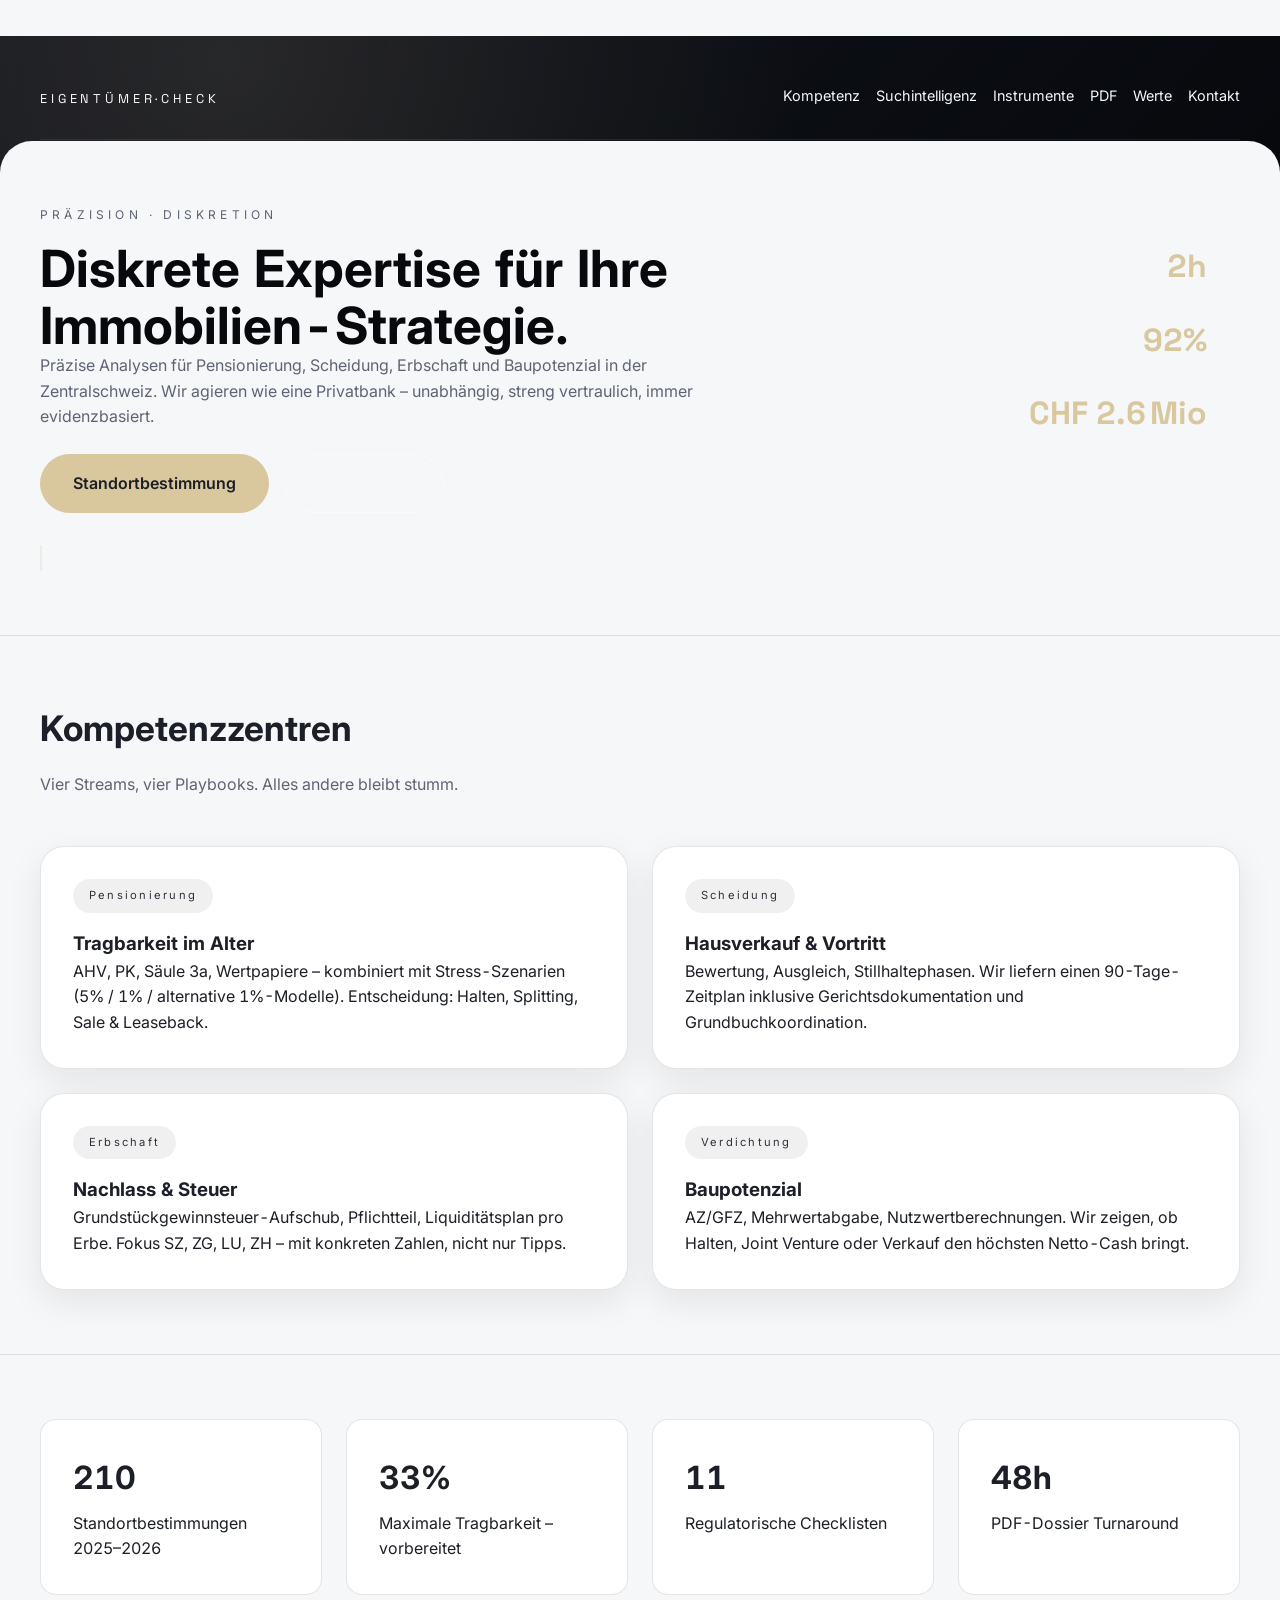
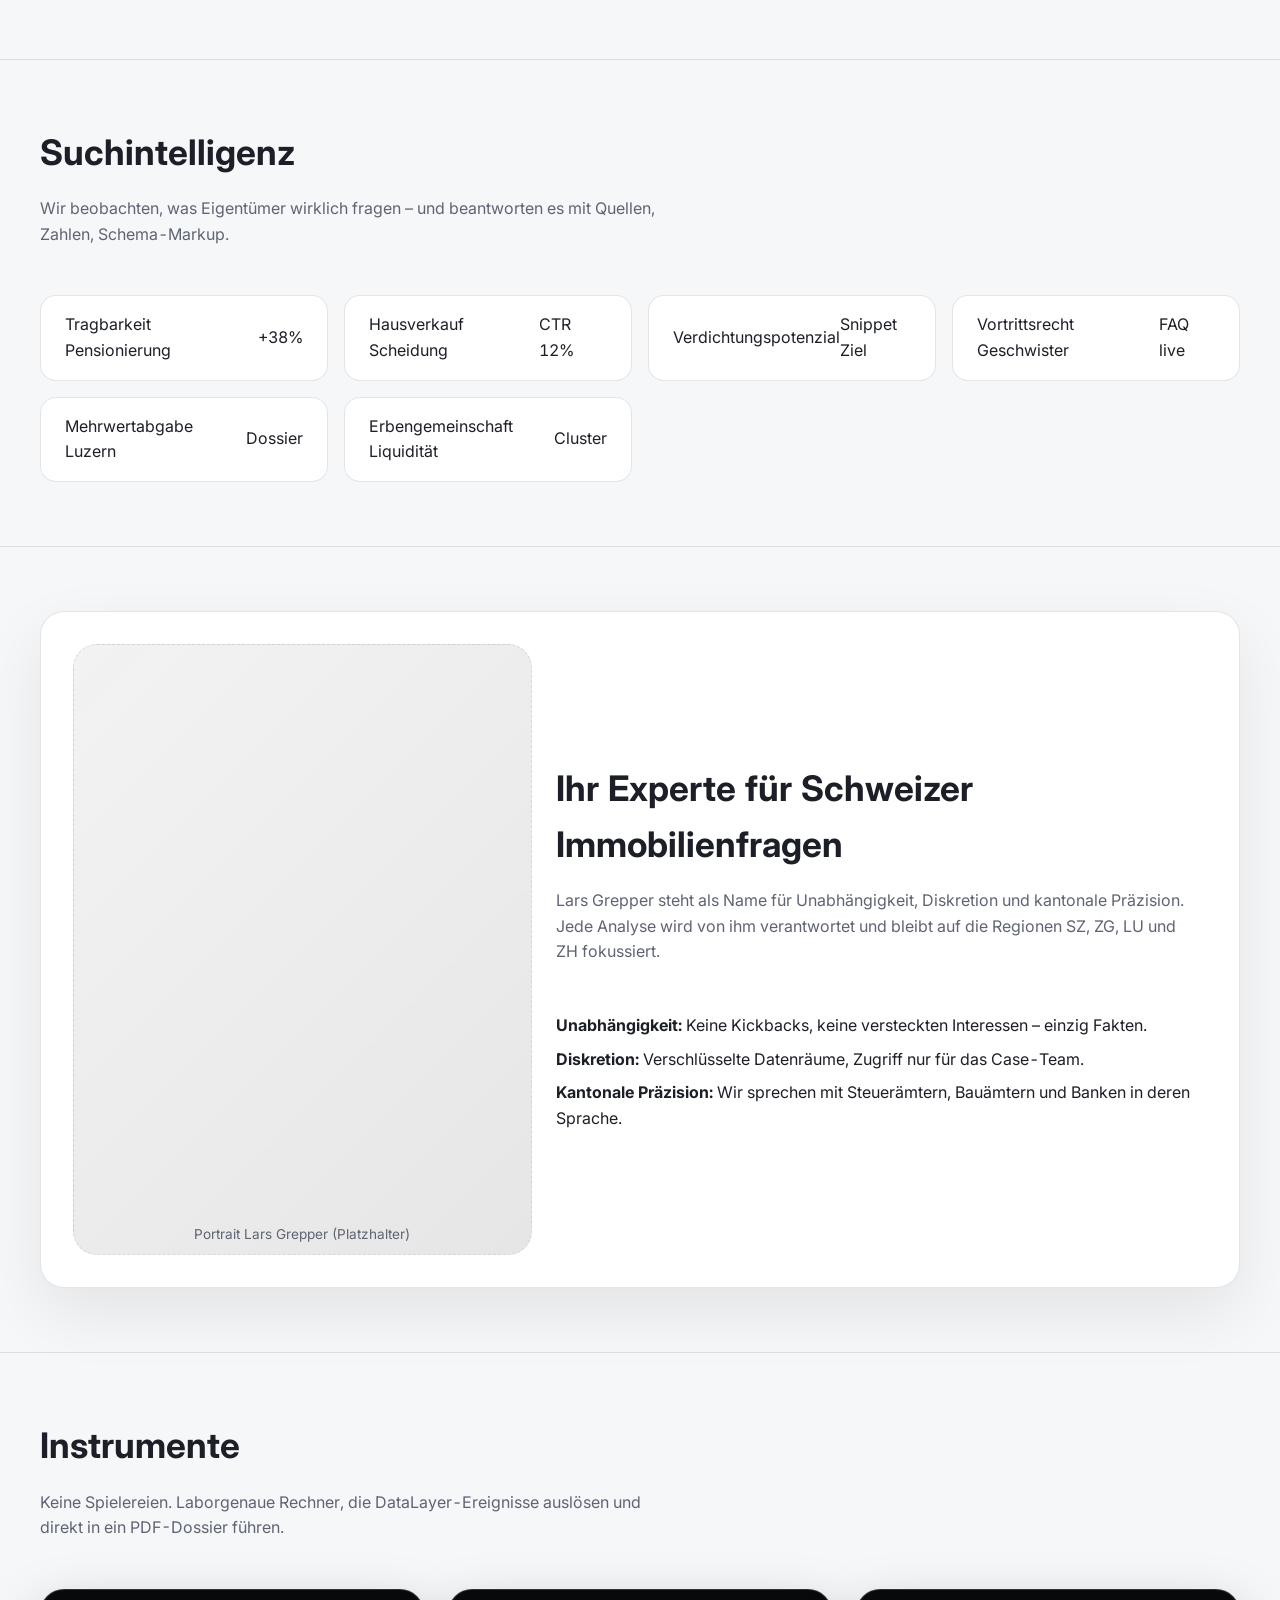
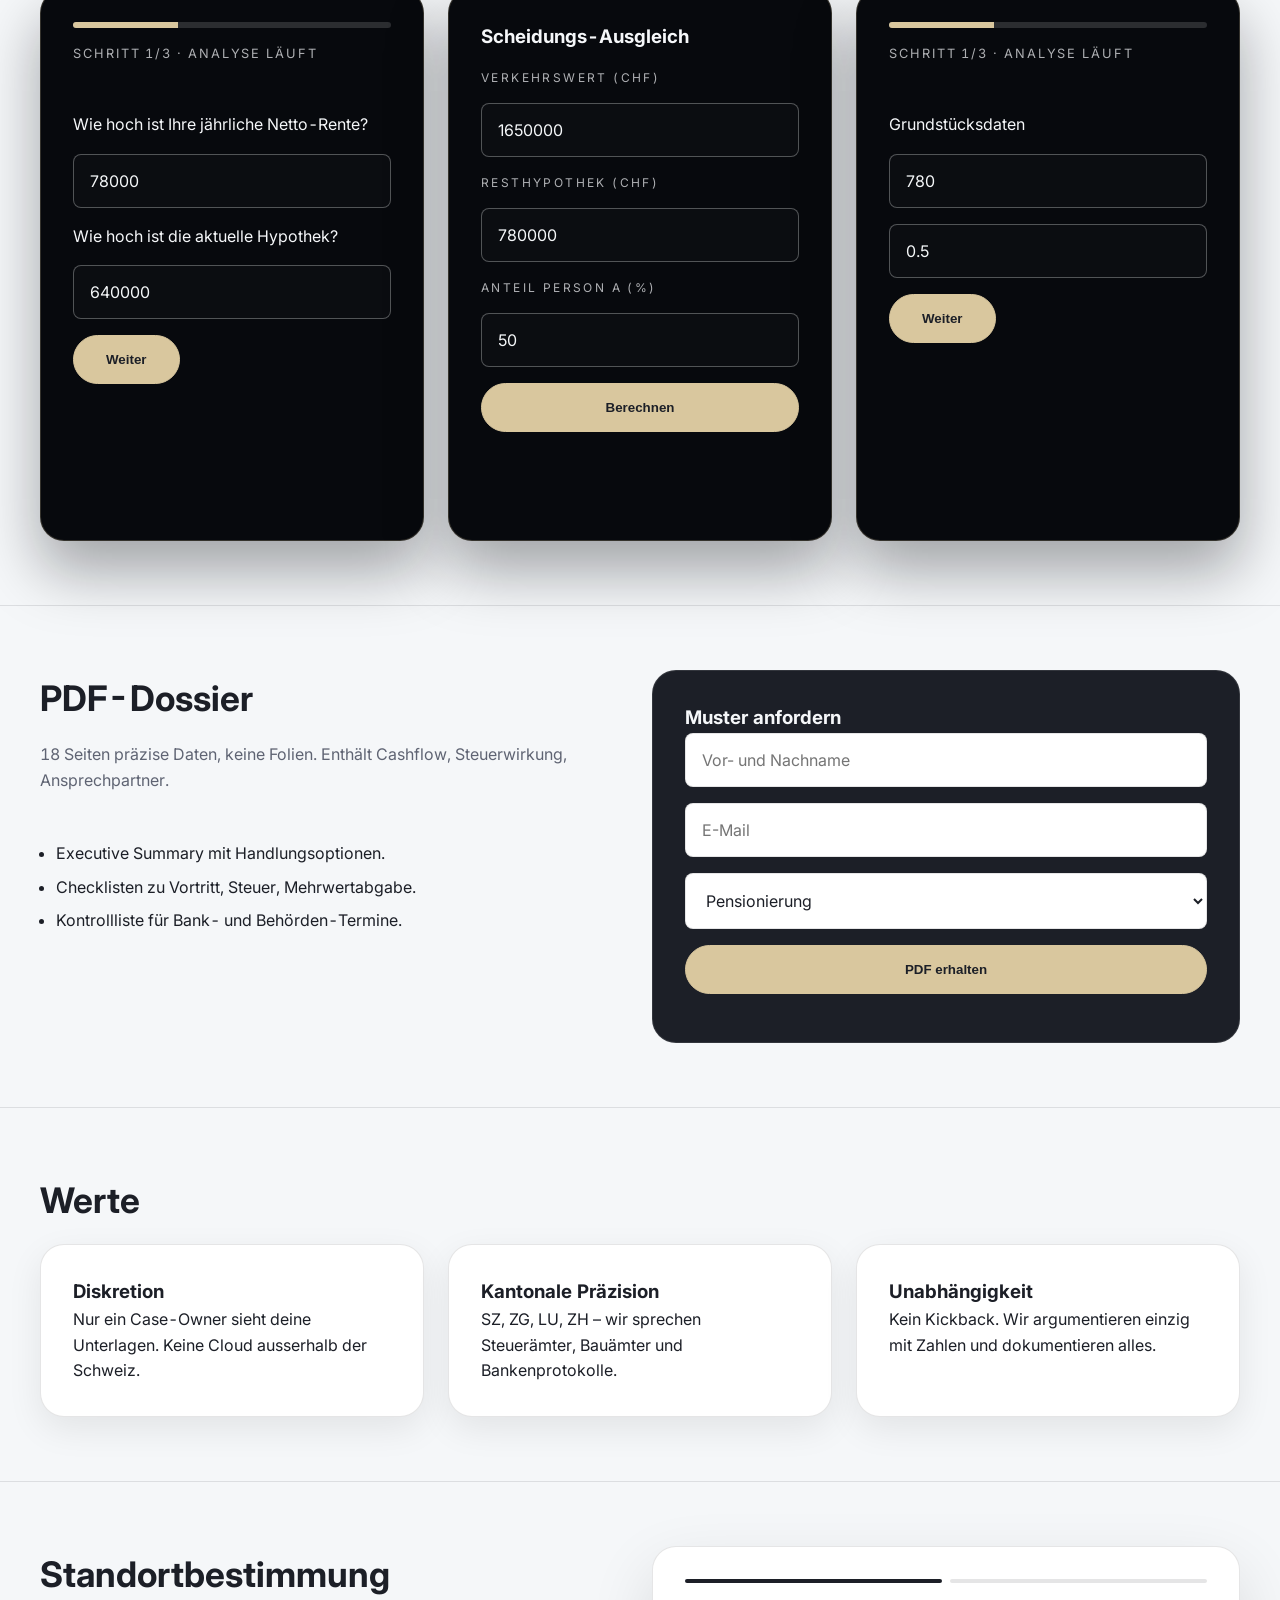
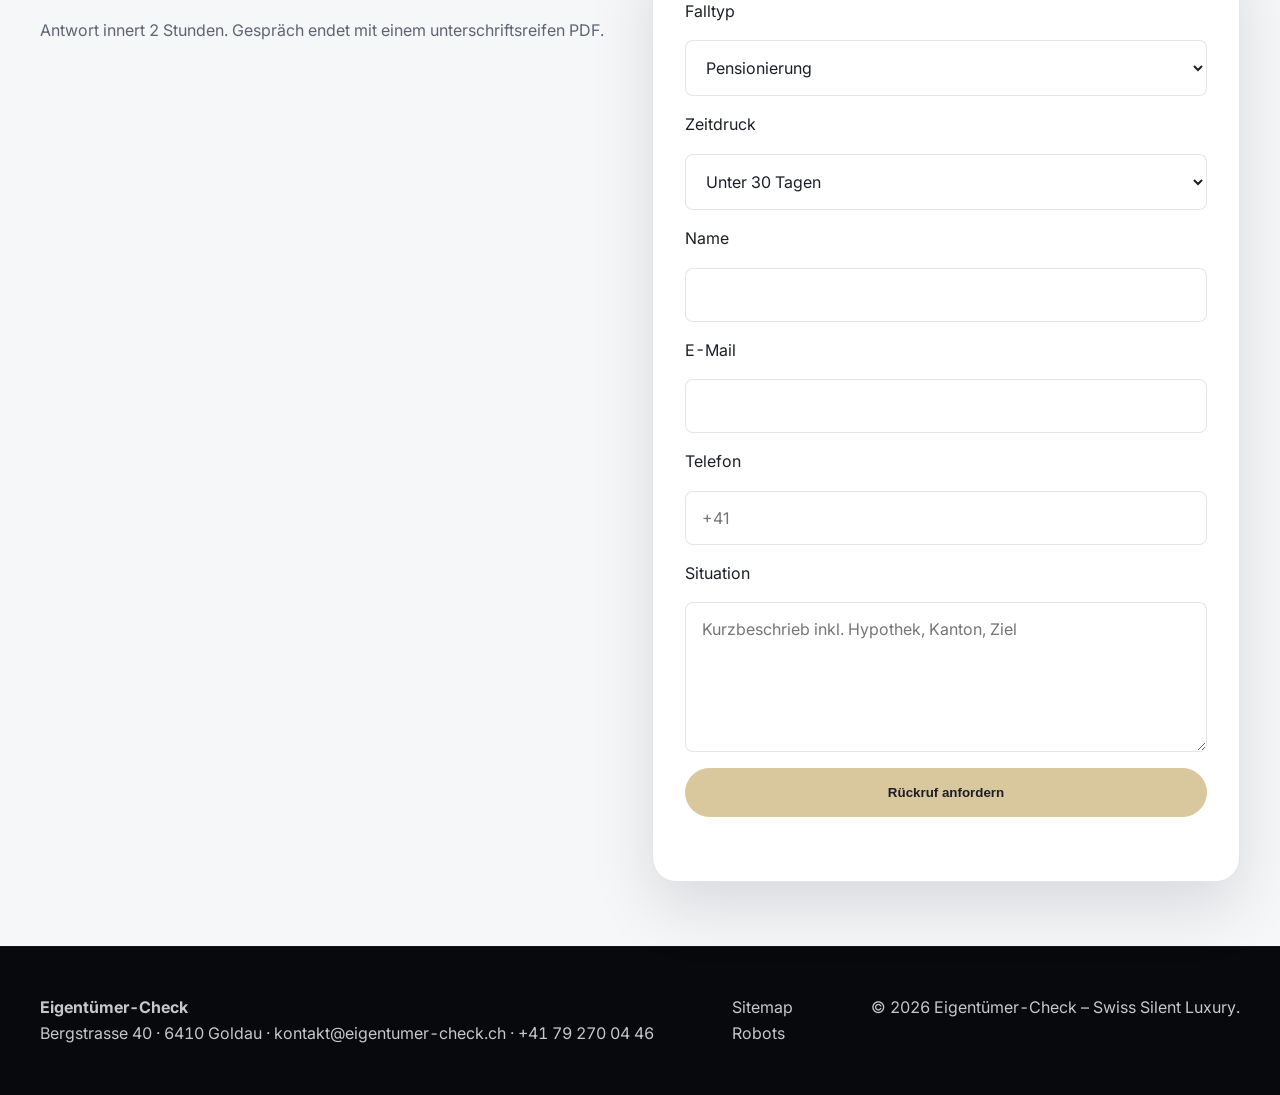
<file: index.html>
<!DOCTYPE html>
<html lang="de-CH">
<head>
  <meta charset="UTF-8">
  <meta name="viewport" content="width=device-width, initial-scale=1.0">
  <title>Eigentümer-Check | Swiss Silent Luxury für Eigentümer</title>
  <meta name="description" content="Kernsanierte Entscheidungsplattform für Tragbarkeit, Scheidung, Erbschaft und Verdichtung in SZ · ZG · LU · ZH. Diskret, präzise, handlungsstark.">
  <link rel="preconnect" href="https://fonts.googleapis.com">
  <link rel="preconnect" href="https://fonts.gstatic.com" crossorigin>
  <link href="https://fonts.googleapis.com/css2?family=Inter:wght@400;500;600&family=Space+Grotesk:wght@500&display=swap" rel="stylesheet">
  <link rel="stylesheet" href="/styles/theme.css">
  <link rel="stylesheet" href="/styles/print-dossier.css" media="print">
  <!-- Google Tag Manager -->
    <script>
    window.dataLayer = window.dataLayer || [];
    const WEBHOOK_URL = 'https://hooks.make.com/eigentumer-check-placeholder';
    const EMAIL_ENDPOINT = '/form-handler.php';

    const flowConfigs = {
      tragbarkeit: {
        silo: 'Silo_Pensionierung',
        event: 'tragbarkeit',
        compute: (values) => {
          const income = Number(values.income) || 0;
          const loan = Number(values.loan) || 0;
          const rate = Number(values.rate) || 0;
          const living = Number(values.living) || 0;
          const interest = loan * (rate / 100);
          const amort = loan * 0.01;
          const total = interest + amort + living;
          const ratio = income ? (total / income) * 100 : 0;
          let verdict = 'Gelb – Alternativen prüfen.';
          if (ratio < 33) verdict = 'Grün – bankfähig.';
          else if (ratio >= 38) verdict = 'Rot – Zusatzsicherheiten.';
          return {
            message: `Kosten CHF ${total.toLocaleString('de-CH')} · Quote ${ratio.toFixed(1)}% · ${verdict}`,
            meta: { ratio: Number(ratio.toFixed(1)) }
          };
        }
      },
      verdichtung: {
        silo: 'Silo_Verdichtung',
        event: 'verdichtung',
        compute: (values) => {
          const plot = Number(values.plot) || 0;
          const factor = Number(values.factor) || 0;
          const zone = values.zone || 'W2';
          const base = plot * factor;
          const zoneBonus = zone === 'W3' ? 1.2 : zone === 'Kern' ? 1.35 : zone === 'Zentrum' ? 1.5 : 1;
          const potential = base * zoneBonus;
          const label = potential > 600 ? 'Hoher Score – Machbarkeitsstudie starten.' : 'Machbarkeitsstudie empfohlen.';
          return {
            message: `Zusatzvolumen ca. ${potential.toFixed(0)} m² · ${label}`,
            meta: { potential: Number(potential.toFixed(0)), zone }
          };
        }
      }
    };

    initCalcFlows();
    initScheidungCalc();
    initForms();

    function initCalcFlows() {
      document.querySelectorAll('[data-flow]').forEach(flow => {
        const id = flow.dataset.flow;
        const config = flowConfigs[id];
        if (!config) return;
        const steps = flow.querySelectorAll('[data-step]');
        const progressBar = flow.querySelector('[data-progress]');
        const statusLabel = flow.querySelector('[data-progress-label]');
        const messageEl = flow.querySelector('[data-flow-message]');
        const resultEl = flow.querySelector('[data-result]');
        const emailInput = flow.querySelector('[data-email]');
        const values = {};
        let current = 0;
        let latestMessage = '';
        updateView();

        flow.addEventListener('click', async e => {
          if (e.target.matches('[data-forward]')) {
            e.preventDefault();
            if (!captureInputs(steps[current], values, messageEl)) return;
            if (current < steps.length - 1) {
              current++;
              updateView();
            }
          }
          if (e.target.matches('[data-back]')) {
            e.preventDefault();
            if (current > 0) {
              current--;
              updateView();
            }
          }
          if (e.target.matches('[data-submit]')) {
            e.preventDefault();
            if (!emailInput.value.trim()) {
              if (messageEl) messageEl.textContent = 'Bitte E-Mail eingeben.';
              emailInput.focus();
              return;
            }
            const payload = {
              type: 'calc_lead',
              flow: id,
              silo: config.silo,
              timestamp: new Date().toISOString(),
              values,
              result: latestMessage,
              email: emailInput.value.trim()
            };
            if (messageEl) messageEl.textContent = 'Sende Dossier...';
            const [webhookOk, mailOk] = await Promise.all([
              postJSON(WEBHOOK_URL, payload),
              postJSON(EMAIL_ENDPOINT, payload)
            ]);
            if (webhookOk || mailOk) {
              if (messageEl) messageEl.textContent = 'Danke – das Dossier ist auf dem Weg.';
              window.dataLayer.push({ event: 'pdf_requested', focus: `Calc_${id}` });
              emailInput.value = '';
            } else {
              if (messageEl) messageEl.textContent = 'Webhook/Mail nicht erreichbar – bitte telefonisch melden.';
            }
          }
        });

        function updateView() {
          steps.forEach((step, index) => step.classList.toggle('active', index === current));
          if (progressBar) progressBar.style.width = `${((current + 1) / steps.length) * 100}%`;
          if (statusLabel) {
            const label = current === steps.length - 1 ? 'Analyse bereit' : 'Analyse läuft';
            statusLabel.textContent = `Schritt ${current + 1}/${steps.length} · ${label}`;
          }
          if (messageEl) messageEl.textContent = '';
          if (current === steps.length - 1) {
            const outcome = config.compute(values);
            latestMessage = outcome.message;
            if (resultEl && latestMessage) resultEl.textContent = latestMessage;
            if (config.event && outcome.meta) {
              window.dataLayer.push({ event: 'calculator_step_completed', calculator: config.event, ...outcome.meta });
            }
          }
        }
      });
    }

    function captureInputs(step, values, messageEl) {
      const fields = step.querySelectorAll('[data-field]');
      for (const field of fields) {
        const key = field.dataset.field;
        const raw = field.type === 'number' ? Number(field.value) : field.value;
        if (field.hasAttribute('required') && (raw === '' || raw === null || (field.type === 'number' && Number.isNaN(raw)))) {
          if (messageEl) messageEl.textContent = 'Bitte alle Felder ausfüllen.';
          field.focus();
          return false;
        }
        values[key] = raw;
      }
      return true;
    }

    function initScheidungCalc() {
      const btn = document.getElementById('calcScheidung');
      const resultEl = document.getElementById('scheidungResult');
      if (!btn) return;
      btn.addEventListener('click', () => {
        const value = Number(document.getElementById('value').value) || 0;
        const debt = Number(document.getElementById('debt').value) || 0;
        const share = Number(document.getElementById('share').value) || 0;
        const equity = value - debt;
        const payout = equity * (share / 100);
        resultEl.textContent = `Eigenkapital CHF ${equity.toLocaleString('de-CH')} · Ausgleich A: CHF ${payout.toLocaleString('de-CH')}`;
        resultEl.classList.add('show');
        window.dataLayer.push({ event: 'calculator_step_completed', calculator: 'scheidung', equity });
      });
    }

    async function postJSON(url, payload) {
      try {
        const res = await fetch(url, { method: 'POST', headers: { 'Content-Type': 'application/json' }, body: JSON.stringify(payload) });
        return res.ok;
      } catch {
        return false;
      }
    }

    function initForms() {
      const leadForm = document.getElementById('leadForm');
      const leadMessage = document.getElementById('leadMessage');
      if (leadForm) {
        leadForm.addEventListener('submit', async e => {
          e.preventDefault();
          const formData = Object.fromEntries(new FormData(leadForm).entries());
          const payload = { type: 'pdf_request', ...formData, silo: `Silo_${formData.fokus}`, timestamp: new Date().toISOString() };
          const [webhookOk, mailOk] = await Promise.all([
            postJSON(WEBHOOK_URL, payload),
            postJSON(EMAIL_ENDPOINT, payload)
          ]);
          if (webhookOk || mailOk) {
            leadMessage.textContent = 'PDF unterwegs – Posteingang prüfen.';
            window.dataLayer.push({ event: 'pdf_requested', focus: formData.fokus });
            leadForm.reset();
          } else {
            leadMessage.textContent = 'Momentan keine Verbindung – bitte telefonisch melden.';
          }
        });
      }

      const contactForm = document.getElementById('contactForm');
      const contactMessage = document.getElementById('contactMessage');
      const step1 = document.getElementById('step1');
      const step2 = document.getElementById('step2');
      if (contactForm) {
        contactForm.addEventListener('submit', async e => {
          e.preventDefault();
          const caseType = document.getElementById('caseType').value;
          const payload = {
            type: 'lead',
            caseType,
            timeline: document.getElementById('timeline').value,
            name: document.getElementById('name').value,
            email: document.getElementById('email').value,
            tel: document.getElementById('tel').value,
            message: document.getElementById('message').value,
            silo: `Silo_${caseType}`,
            timestamp: new Date().toISOString()
          };
          const [webhookOk, mailOk] = await Promise.all([
            postJSON(WEBHOOK_URL, payload),
            postJSON(EMAIL_ENDPOINT, payload)
          ]);
          if (webhookOk || mailOk) {
            contactMessage.textContent = 'Danke. Wir melden uns telefonisch.';
            contactForm.reset();
            step1.classList.remove('active');
            step2.classList.add('active');
            window.dataLayer.push({ event: 'lead_generated', caseType: payload.caseType, timeline: payload.timeline });
          } else {
            contactMessage.textContent = 'Webhook & Mailer nicht erreichbar – bitte +41 79 270 04 46 wählen.';
          }
        });
      }
    }
  </script>
  <!-- End Google Tag Manager -->
</head>
<body>
  <noscript><iframe src="https://www.googletagmanager.com/ns.html?id=GTM-M7JNHTLN" height="0" width="0" style="display:none;visibility:hidden"></iframe></noscript>
  <div class="announcement">SZ · ZG · LU · ZH · SWISS SILENT LUXURY</div>
  <header>
    <div class="container">
      <nav>
        <div class="logo">EIGENTÜMER·CHECK</div>
        <ul>
          <li><a href="#silos">Kompetenz</a></li>
          <li><a href="#intent">Suchintelligenz</a></li>
          <li><a href="#interactive">Instrumente</a></li>
          <li><a href="#lead">PDF</a></li>
          <li><a href="#werte">Werte</a></li>
          <li><a href="#kontakt">Kontakt</a></li>
        </ul>
      </nav>
    </div>
  </header>
  <main>
    <section class="section" id="hero">
      <div class="container">
        <div class="layout-grid">
          <div class="span-7 hero-copy">
            <p class="eyebrow">PRÄZISION · DISKRETION</p>
            <h1 class="text-onyx">Diskrete Expertise für Ihre Immobilien-Strategie.</h1>
            <p>Präzise Analysen für Pensionierung, Scheidung, Erbschaft und Baupotenzial in der Zentralschweiz. Wir agieren wie eine Privatbank – unabhängig, streng vertraulich, immer evidenzbasiert.</p>
            <div class="hero-cta">
              <a class="btn btn-primary" href="#kontakt">Standortbestimmung</a>
              <a class="btn btn-secondary" href="#interactive">Instrumente</a>
            </div>
            <blockquote>„Kein Satz verlässt uns ohne Zahl. Kein PDF ohne Handlungspfad.“ – Lars Grepper</blockquote>
          </div>
          <aside class="span-5 hero-panel">
            <div class="metric"><span>Reaktionszeit</span><strong>2h</strong></div>
            <div class="metric"><span>Lead → Dossier</span><strong>92%</strong></div>
            <div class="metric"><span>Ø Liegenschaft</span><strong>CHF 2.6 Mio</strong></div>
            <p class="hero-note">Dokumente liegen ausschliesslich in Schweizer Rechenzentren. Zugriff nur für den verantwortlichen Case-Owner.</p>
          </aside>
        </div>
      </div>
    </section>

    <section class="section" id="silos">
      <div class="container">
        <h2 class="section-title">Kompetenzzentren</h2>
        <p class="section-subtitle">Vier Streams, vier Playbooks. Alles andere bleibt stumm.</p>
        <div class="layout-grid grid-gap">
          <article class="card span-6">
            <span class="tag">Pensionierung</span>
            <h3>Tragbarkeit im Alter</h3>
            <p>AHV, PK, Säule 3a, Wertpapiere – kombiniert mit Stress-Szenarien (5% / 1% / alternative 1%-Modelle). Entscheidung: Halten, Splitting, Sale & Leaseback.</p>
          </article>
          <article class="card span-6">
            <span class="tag">Scheidung</span>
            <h3>Hausverkauf & Vortritt</h3>
            <p>Bewertung, Ausgleich, Stillhaltephasen. Wir liefern einen 90-Tage-Zeitplan inklusive Gerichtsdokumentation und Grundbuchkoordination.</p>
          </article>
          <article class="card span-6">
            <span class="tag">Erbschaft</span>
            <h3>Nachlass & Steuer</h3>
            <p>Grundstückgewinnsteuer-Aufschub, Pflichtteil, Liquiditätsplan pro Erbe. Fokus SZ, ZG, LU, ZH – mit konkreten Zahlen, nicht nur Tipps.</p>
          </article>
          <article class="card span-6">
            <span class="tag">Verdichtung</span>
            <h3>Baupotenzial</h3>
            <p>AZ/GFZ, Mehrwertabgabe, Nutzwertberechnungen. Wir zeigen, ob Halten, Joint Venture oder Verkauf den höchsten Netto-Cash bringt.</p>
          </article>
        </div>
      </div>
    </section>

    <section class="section" id="kpi">
      <div class="container">
        <div class="kpi-matrix">
          <div class="kpi"><strong>210</strong><span>Standortbestimmungen 2025–2026</span></div>
          <div class="kpi"><strong>33%</strong><span>Maximale Tragbarkeit – vorbereitet</span></div>
          <div class="kpi"><strong>11</strong><span>Regulatorische Checklisten</span></div>
          <div class="kpi"><strong>48h</strong><span>PDF-Dossier Turnaround</span></div>
        </div>
      </div>
    </section>

    <section class="section" id="intent">
      <div class="container">
        <h2 class="section-title">Suchintelligenz</h2>
        <p class="section-subtitle">Wir beobachten, was Eigentümer wirklich fragen – und beantworten es mit Quellen, Zahlen, Schema-Markup.</p>
        <div class="intent-list">
          <div class="intent-pill">Tragbarkeit Pensionierung <span>+38%</span></div>
          <div class="intent-pill">Hausverkauf Scheidung <span>CTR 12%</span></div>
          <div class="intent-pill">Verdichtungspotenzial <span>Snippet Ziel</span></div>
          <div class="intent-pill">Vortrittsrecht Geschwister <span>FAQ live</span></div>
          <div class="intent-pill">Mehrwertabgabe Luzern <span>Dossier</span></div>
          <div class="intent-pill">Erbengemeinschaft Liquidität <span>Cluster</span></div>
        </div>
      </div>
    </section>



    <section class="section" id="experte">
      <div class="container">
        <div class="expert-card">
          <div class="span-5">
            <div class="portrait-placeholder"><span>Portrait Lars Grepper (Platzhalter)</span></div>
          </div>
          <div class="span-7">
            <h2 class="section-title">Ihr Experte für Schweizer Immobilienfragen</h2>
            <p class="section-subtitle">Lars Grepper steht als Name für Unabhängigkeit, Diskretion und kantonale Präzision. Jede Analyse wird von ihm verantwortet und bleibt auf die Regionen SZ, ZG, LU und ZH fokussiert.</p>
            <ul class="clean">
              <li><strong>Unabhängigkeit:</strong> Keine Kickbacks, keine versteckten Interessen – einzig Fakten.</li>
              <li><strong>Diskretion:</strong> Verschlüsselte Datenräume, Zugriff nur für das Case-Team.</li>
              <li><strong>Kantonale Präzision:</strong> Wir sprechen mit Steuerämtern, Bauämtern und Banken in deren Sprache.</li>
            </ul>
          </div>
        </div>
      </div>
    </section>

    <section class="section" id="interactive">
      <div class="container">
        <h2 class="section-title">Instrumente</h2>
        <p class="section-subtitle">Keine Spielereien. Laborgenaue Rechner, die DataLayer-Ereignisse auslösen und direkt in ein PDF-Dossier führen.</p>
        <div class="layout-grid grid-gap">
          <article class="instrument span-4" data-flow="tragbarkeit" aria-label="Tragbarkeit">
            <div class="flow-progress"><div class="flow-progress-bar" data-progress></div></div>
            <p class="flow-status" data-progress-label>Schritt 1/3 · Analyse läuft</p>
            <p class="flow-message" data-flow-message></p>
            <div class="flow-step active" data-step="1">
              <p>Wie hoch ist Ihre jährliche Netto-Rente?</p>
              <input type="number" data-field="income" required value="78000" inputmode="numeric" placeholder="Netto-Rente CHF">
              <p>Wie hoch ist die aktuelle Hypothek?</p>
              <input type="number" data-field="loan" required value="640000" inputmode="numeric" placeholder="Hypothek CHF">
              <div class="flow-buttons">
                <button class="btn btn-primary" data-forward>Weiter</button>
              </div>
            </div>
            <div class="flow-step" data-step="2">
              <p>Mit welchem Zinssatz und Lebenshaltung rechnen wir?</p>
              <input type="number" data-field="rate" required value="5" step="0.1" placeholder="Zins %">
              <input type="number" data-field="living" required value="18000" inputmode="numeric" placeholder="Lebenshaltung CHF">
              <div class="flow-buttons">
                <button class="btn btn-secondary" data-back>Zurück</button>
                <button class="btn btn-primary" data-forward>Analyse</button>
              </div>
            </div>
            <div class="flow-step" data-step="3">
              <p class="flow-result" data-result>Analyse bereit.</p>
              <p>Ihr individuelles Dossier ist bereit. Wohin sollen wir es senden?</p>
              <input type="email" data-email placeholder="E-Mail">
              <div class="flow-buttons">
                <button class="btn btn-secondary" data-back>Zurück</button>
                <button class="btn btn-primary" data-submit>Dossier senden</button>
              </div>
            </div>
          </article>
          <article class="instrument span-4" aria-label="Scheidungs-Ausgleich">
            <h3>Scheidungs-Ausgleich</h3>
            <label for="value">Verkehrswert (CHF)</label>
            <input type="number" id="value" value="1650000">
            <label for="debt">Resthypothek (CHF)</label>
            <input type="number" id="debt" value="780000">
            <label for="share">Anteil Person A (%)</label>
            <input type="number" id="share" value="50">
            <button class="btn btn-primary" id="calcScheidung" type="button">Berechnen</button>
            <p id="scheidungResult" class="result">Output</p>
          </article>
          <article class="instrument span-4" data-flow="verdichtung" aria-label="Verdichtung">
            <div class="flow-progress"><div class="flow-progress-bar" data-progress></div></div>
            <p class="flow-status" data-progress-label>Schritt 1/3 · Analyse läuft</p>
            <p class="flow-message" data-flow-message></p>
            <div class="flow-step active" data-step="1">
              <p>Grundstücksdaten</p>
              <input type="number" data-field="plot" required value="780" inputmode="numeric" placeholder="Fläche m²">
              <input type="number" data-field="factor" required value="0.5" step="0.1" placeholder="AZ / GFZ">
              <div class="flow-buttons">
                <button class="btn btn-primary" data-forward>Weiter</button>
              </div>
            </div>
            <div class="flow-step" data-step="2">
              <p>Welche Zone gilt?</p>
              <select data-field="zone" required>
                <option value="W2">Wohnzone W2</option>
                <option value="W3">Wohnzone W3</option>
                <option value="Kern">Kernzone</option>
                <option value="Zentrum">Zentrumszone</option>
              </select>
              <div class="flow-buttons">
                <button class="btn btn-secondary" data-back>Zurück</button>
                <button class="btn btn-primary" data-forward>Analyse</button>
              </div>
            </div>
            <div class="flow-step" data-step="3">
              <p class="flow-result" data-result>Score bereit.</p>
              <p>Wir senden den vollständigen Verdichtungsreport per Mail.</p>
              <input type="email" data-email placeholder="E-Mail">
              <div class="flow-buttons">
                <button class="btn btn-secondary" data-back>Zurück</button>
                <button class="btn btn-primary" data-submit>Dossier senden</button>
              </div>
            </div>
          </article>
        </div>
      </div>
    </section>

    <section class="section" id="lead">
      <div class="container">
        <div class="layout-grid">
          <div class="span-6">
            <h2 class="section-title">PDF-Dossier</h2>
            <p class="section-subtitle">18 Seiten präzise Daten, keine Folien. Enthält Cashflow, Steuerwirkung, Ansprechpartner.</p>
            <ul>
              <li>Executive Summary mit Handlungsoptionen.</li>
              <li>Checklisten zu Vortritt, Steuer, Mehrwertabgabe.</li>
              <li>Kontrollliste für Bank- und Behörden-Termine.</li>
            </ul>
          </div>
          <div class="span-6">
            <div class="lead-card">
              <h3>Muster anfordern</h3>
              <form id="leadForm">
                <input type="text" name="name" placeholder="Vor- und Nachname" required>
                <input type="email" name="email" placeholder="E-Mail" required>
                <select name="fokus" required>
                  <option value="Pensionierung">Pensionierung</option>
                  <option value="Scheidung">Scheidung</option>
                  <option value="Erbschaft">Erbschaft</option>
                  <option value="Verdichtung">Verdichtung</option>
                </select>
                <button class="btn btn-primary" type="submit">PDF erhalten</button>
              </form>
              <p id="leadMessage" class="lead-message"></p>
            </div>
          </div>
        </div>
      </div>
    </section>

    <section class="section" id="werte">
      <div class="container">
        <h2 class="section-title">Werte</h2>
        <div class="layout-grid grid-gap">
          <article class="card span-4"><h3>Diskretion</h3><p>Nur ein Case-Owner sieht deine Unterlagen. Keine Cloud ausserhalb der Schweiz.</p></article>
          <article class="card span-4"><h3>Kantonale Präzision</h3><p>SZ, ZG, LU, ZH – wir sprechen Steuerämter, Bauämter und Bankenprotokolle.</p></article>
          <article class="card span-4"><h3>Unabhängigkeit</h3><p>Kein Kickback. Wir argumentieren einzig mit Zahlen und dokumentieren alles.</p></article>
        </div>
      </div>
    </section>

    <section class="section" id="kontakt">
      <div class="container">
        <div class="layout-grid">
          <div class="span-6">
            <h2 class="section-title">Standortbestimmung</h2>
            <p class="section-subtitle">Antwort innert 2 Stunden. Gespräch endet mit einem unterschriftsreifen PDF.</p>
          </div>
          <div class="span-6">
            <div class="cta-form">
              <div class="stepper"><div class="step active" id="step1"></div><div class="step" id="step2"></div></div>
              <form id="contactForm">
                <label for="caseType">Falltyp</label>
                <select id="caseType" required>
                  <option value="Pensionierung">Pensionierung</option>
                  <option value="Scheidung">Scheidung</option>
                  <option value="Erbschaft">Erbschaft</option>
                  <option value="Verdichtung">Verdichtung</option>
                </select>
                <label for="timeline">Zeitdruck</label>
                <select id="timeline" required>
                  <option value="<30 Tagen">Unter 30 Tagen</option>
                  <option value="30-90 Tagen">30 – 90 Tage</option>
                  <option value=">90 Tagen">Über 90 Tage</option>
                </select>
                <label for="name">Name</label>
                <input type="text" id="name" required>
                <label for="email">E-Mail</label>
                <input type="email" id="email" required>
                <label for="tel">Telefon</label>
                <input type="tel" id="tel" placeholder="+41" required>
                <label for="message">Situation</label>
                <textarea id="message" placeholder="Kurzbeschrieb inkl. Hypothek, Kanton, Ziel"></textarea>
                <button class="btn btn-primary" type="submit">Rückruf anfordern</button>
                <p id="contactMessage" class="form-message"></p>
              </form>
            </div>
          </div>
        </div>
      </div>
    </section>
  </main>
  <footer>
    <div class="container">
      <div><strong>Eigentümer-Check</strong><p>Bergstrasse 40 · 6410 Goldau · kontakt@eigentumer-check.ch · +41 79 270 04 46</p></div>
      <div><a href="/sitemap.xml">Sitemap</a><br><a href="/robots.txt">Robots</a></div>
      <div>© 2026 Eigentümer-Check – Swiss Silent Luxury.</div>
    </div>
  </footer>

  <script>
    window.dataLayer = window.dataLayer || [];
    const WEBHOOK_URL = 'https://hooks.make.com/eigentumer-check-placeholder';
    const EMAIL_ENDPOINT = '/form-handler.php';

    const toggleResult = (el)=>{if(!el)return;el.classList.remove('show');requestAnimationFrame(()=>el.classList.add('show'));};

    const calcTragbarkeitBtn=document.getElementById('calcTragbarkeit');
    const tragbarkeitResult=document.getElementById('tragbarkeitResult');
    if(calcTragbarkeitBtn){
      calcTragbarkeitBtn.addEventListener('click',()=>{
        const income=Number(document.getElementById('income').value)||0;
        const loan=Number(document.getElementById('loan').value)||0;
        const rate=Number(document.getElementById('rate').value)||0;
        const living=Number(document.getElementById('living').value)||0;
        const interest=loan*(rate/100);
        const amort=loan*0.01;
        const total=interest+amort+living;
        const ratio=income?(total/income)*100:0;
        let verdict='Gelb – Alternativen prüfen.';
        if(ratio<33)verdict='Grün – bankfähig.';
        else if(ratio>=38)verdict='Rot – Zusatzsicherheiten';
        const message=`Kosten CHF ${total.toLocaleString('de-CH')} · Quote ${ratio.toFixed(1)}% · ${verdict}`;
        tragbarkeitResult.textContent=message;
        toggleResult(tragbarkeitResult);
        window.dataLayer.push({event:'calculator_step_completed',calculator:'tragbarkeit',ratio:Number(ratio.toFixed(1))});
      });
    }

    const calcScheidungBtn=document.getElementById('calcScheidung');
    const scheidungResult=document.getElementById('scheidungResult');
    if(calcScheidungBtn){
      calcScheidungBtn.addEventListener('click',()=>{
        const value=Number(document.getElementById('value').value)||0;
        const debt=Number(document.getElementById('debt').value)||0;
        const share=Number(document.getElementById('share').value)||0;
        const equity=value-debt;
        const payout=equity*(share/100);
        scheidungResult.textContent=`Eigenkapital CHF ${equity.toLocaleString('de-CH')} · Ausgleich A: CHF ${payout.toLocaleString('de-CH')}`;
        toggleResult(scheidungResult);
        window.dataLayer.push({event:'calculator_step_completed',calculator:'scheidung',equity});
      });
    }

    const calcVerdichtungBtn=document.getElementById('calcVerdichtung');
    const verdichtungResult=document.getElementById('verdichtungResult');
    if(calcVerdichtungBtn){
      calcVerdichtungBtn.addEventListener('click',()=>{
        const plot=Number(document.getElementById('plot').value)||0;
        const factor=Number(document.getElementById('factor').value)||0;
        const zone=document.getElementById('zone').value;
        const base=plot*factor;
        const zoneBonus=zone==='W3'?1.2:zone==='Kern'?1.35:zone==='Zentrum'?1.5:1;
        const potential=base*zoneBonus;
        const label=potential>600?'Hoher Score – Machbarkeitsstudie starten.':'Machbarkeitsstudie empfohlen.';
        verdichtungResult.textContent=`Zusatzvolumen ca. ${potential.toFixed(0)} m² · ${label}`;
        toggleResult(verdichtungResult);
        window.dataLayer.push({event:'calculator_step_completed',calculator:'verdichtung',potential:Number(potential.toFixed(0)),zone});
      });
    }

    async function postJSON(url,payload){
      try{const res=await fetch(url,{method:'POST',headers:{'Content-Type':'application/json'},body:JSON.stringify(payload)});return res.ok;}catch{return false;}}

    const leadForm=document.getElementById('leadForm');
    const leadMessage=document.getElementById('leadMessage');
    if(leadForm){
      leadForm.addEventListener('submit',async e=>{
        e.preventDefault();
        const formData=Object.fromEntries(new FormData(leadForm).entries());
        const payload={type:'pdf_request',...formData};
        const [webhookOk,mailOk]=await Promise.all([postJSON(WEBHOOK_URL,payload),postJSON(EMAIL_ENDPOINT,payload)]);
        if(webhookOk||mailOk){
          leadMessage.textContent='PDF unterwegs – Posteingang prüfen.';
          window.dataLayer.push({event:'pdf_requested',focus:formData.fokus});
          leadForm.reset();
        }else{
          leadMessage.textContent='Momentan keine Verbindung – bitte telefonisch melden.';
        }
      });
    }

    const contactForm=document.getElementById('contactForm');
    const contactMessage=document.getElementById('contactMessage');
    const step1=document.getElementById('step1');
    const step2=document.getElementById('step2');
    if(contactForm){
      contactForm.addEventListener('submit',async e=>{
        e.preventDefault();
        const payload={
          type:'lead',
          caseType:document.getElementById('caseType').value,
          timeline:document.getElementById('timeline').value,
          name:document.getElementById('name').value,
          email:document.getElementById('email').value,
          tel:document.getElementById('tel').value,
          message:document.getElementById('message').value
        };
        const [webhookOk,mailOk]=await Promise.all([postJSON(WEBHOOK_URL,payload),postJSON(EMAIL_ENDPOINT,payload)]);
        if(webhookOk||mailOk){
          contactMessage.textContent='Danke. Wir melden uns telefonisch.';
          contactForm.reset();
          step1.classList.remove('active');
          step2.classList.add('active');
          window.dataLayer.push({event:'lead_generated',caseType:payload.caseType,timeline:payload.timeline});
        }else{
          contactMessage.textContent='Webhook & Mailer nicht erreichbar – bitte +41 79 270 04 46 wählen.';
        }
      });
    }
  </script>

  <script type="application/ld+json">
  {
    "@context": "https://schema.org",
    "@graph": [
      {
        "@id": "#eigentuemer-check",
        "@type": ["FinancialService","ProfessionalService"],
        "name": "Eigentümer-Check",
        "url": "https://www.eigentumer-check.ch/",
        "areaServed": ["CH-SZ","CH-ZG","CH-LU","CH-ZH"],
        "serviceType": ["Tragbarkeit Hypothek", "Hausverkauf bei Scheidung", "Erbengemeinschaft Coaching", "Verdichtungspotenzial"],
        "founder": {"@id": "#lars-grepper"},
        "contactPoint": {
          "@type": "ContactPoint",
          "contactType": "customer service",
          "email": "kontakt@eigentumer-check.ch",
          "telephone": "+41792700446",
          "areaServed": "CH"
        }
      },
      {
        "@id": "#lars-grepper",
        "@type": "Person",
        "name": "Lars Grepper",
        "jobTitle": "Immobilienexperte",
        "worksFor": {"@id": "#eigentuemer-check"},
        "knowsAbout": ["Tragbarkeit Hypothek Rentner Schweiz","Hausverkauf bei Scheidung Ablauf","Immobilie erben Erbengemeinschaft","Ausnützungsziffer erhöhen"]
      }
    ]
  }
  </script>
</body>
</html>
</file>
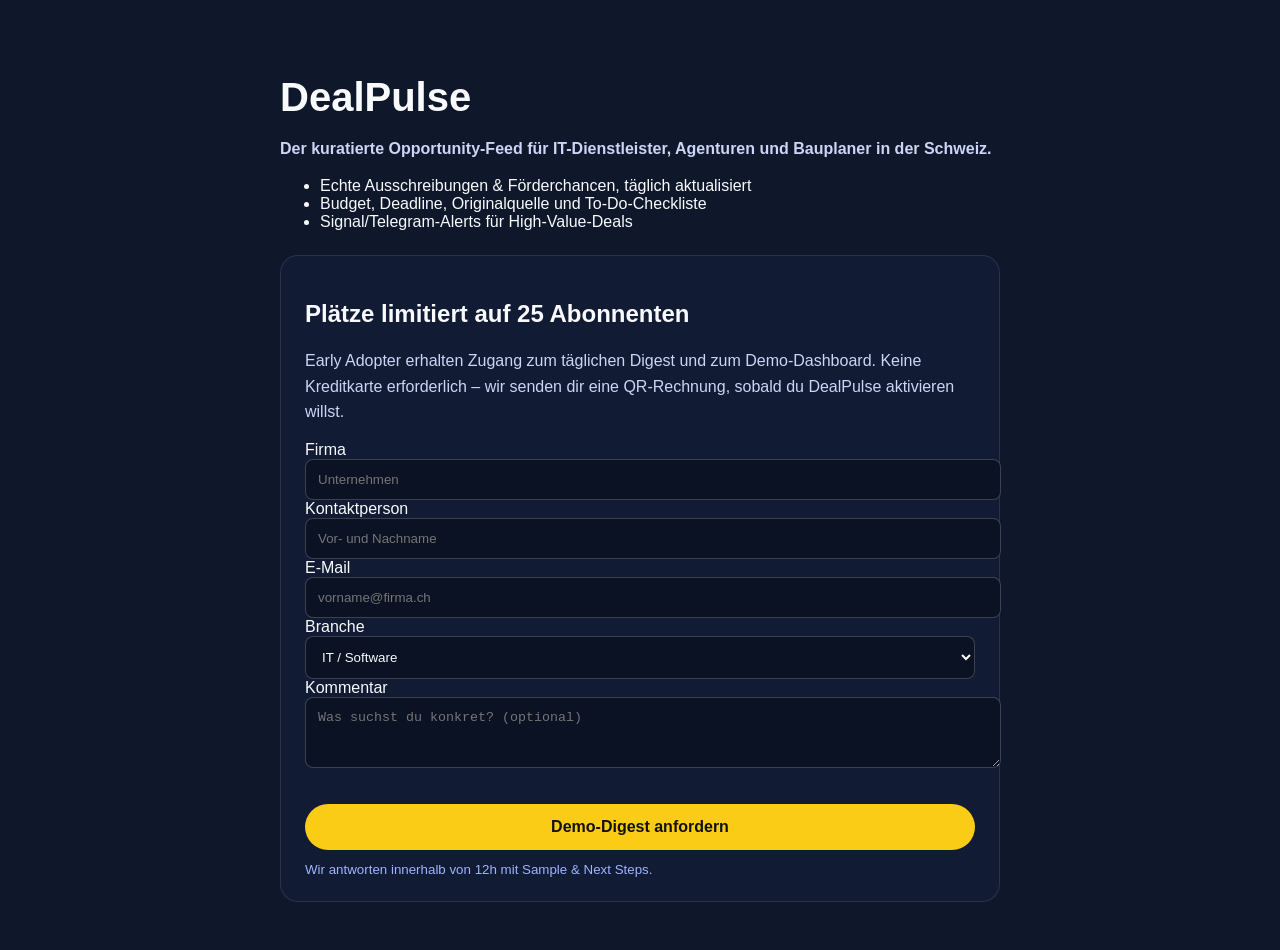
<file: dealpulse/index.html>
<!DOCTYPE html>
<html lang="de-CH">
<head>
  <meta charset="UTF-8">
  <title>DealPulse – Der Opportunity-Feed für Schweizer Dienstleister</title>
  <meta name="viewport" content="width=device-width, initial-scale=1">
  <style>
    body{font-family:'Inter',sans-serif;background:#0f172a;color:#f8fafc;margin:0;padding:0;}
    .shell{max-width:720px;margin:0 auto;padding:48px 20px;}
    h1{font-size:2.5rem;margin-bottom:16px;}
    p{line-height:1.6;color:#cbd5f5;}
    .card{background:#111b34;border:1px solid rgba(255,255,255,0.1);padding:24px;border-radius:18px;margin-top:24px;}
    .cta{margin-top:32px;display:flex;flex-direction:column;gap:12px;}
    input,select,textarea{width:100%;padding:12px;border-radius:8px;border:1px solid rgba(255,255,255,0.2);background:#0b1224;color:#f8fafc;}
    button{padding:14px;border:none;border-radius:999px;background:#facc15;color:#111;font-weight:600;font-size:1rem;cursor:pointer;}
    button:hover{transform:translateY(-1px);}
    small{color:#9fb3ff;}
  </style>
</head>
<body>
  <div class="shell">
    <h1>DealPulse</h1>
    <p><strong>Der kuratierte Opportunity-Feed für IT-Dienstleister, Agenturen und Bauplaner in der Schweiz.</strong></p>
    <ul>
      <li>Echte Ausschreibungen & Förderchancen, täglich aktualisiert</li>
      <li>Budget, Deadline, Originalquelle und To-Do-Checkliste</li>
      <li>Signal/Telegram-Alerts für High-Value-Deals</li>
    </ul>
    <div class="card">
      <h2>Plätze limitiert auf 25 Abonnenten</h2>
      <p>Early Adopter erhalten Zugang zum täglichen Digest und zum Demo-Dashboard. Keine Kreditkarte erforderlich – wir senden dir eine QR-Rechnung, sobald du DealPulse aktivieren willst.</p>
      <form>
        <label>Firma</label>
        <input type="text" placeholder="Unternehmen">
        <label>Kontaktperson</label>
        <input type="text" placeholder="Vor- und Nachname">
        <label>E-Mail</label>
        <input type="email" placeholder="vorname@firma.ch">
        <label>Branche</label>
        <select>
          <option>IT / Software</option>
          <option>Agentur / Kommunikation</option>
          <option>Bau / Planung</option>
          <option>Alle Deals</option>
        </select>
        <label>Kommentar</label>
        <textarea rows="3" placeholder="Was suchst du konkret? (optional)"></textarea>
        <div class="cta">
          <button type="submit">Demo-Digest anfordern</button>
          <small>Wir antworten innerhalb von 12h mit Sample & Next Steps.</small>
        </div>
      </form>
    </div>
  </div>
</body>
</html>
</file>
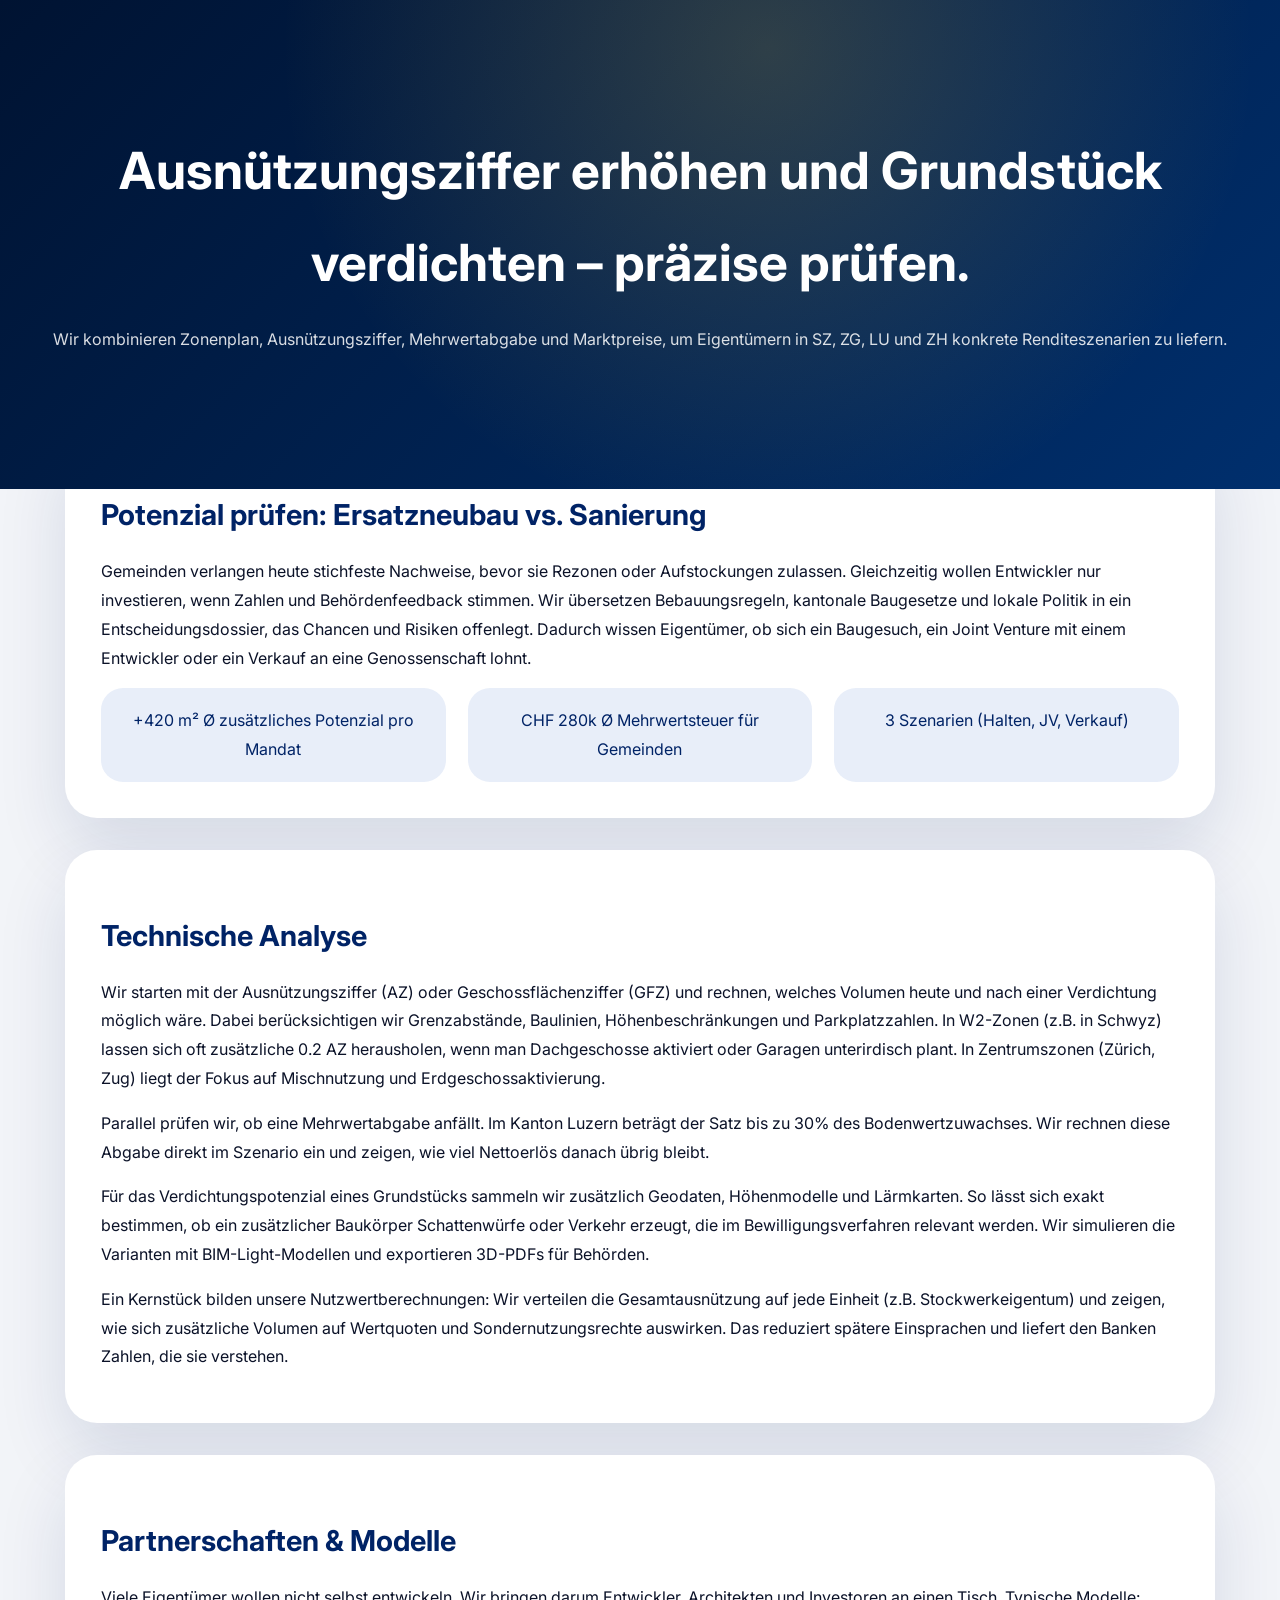
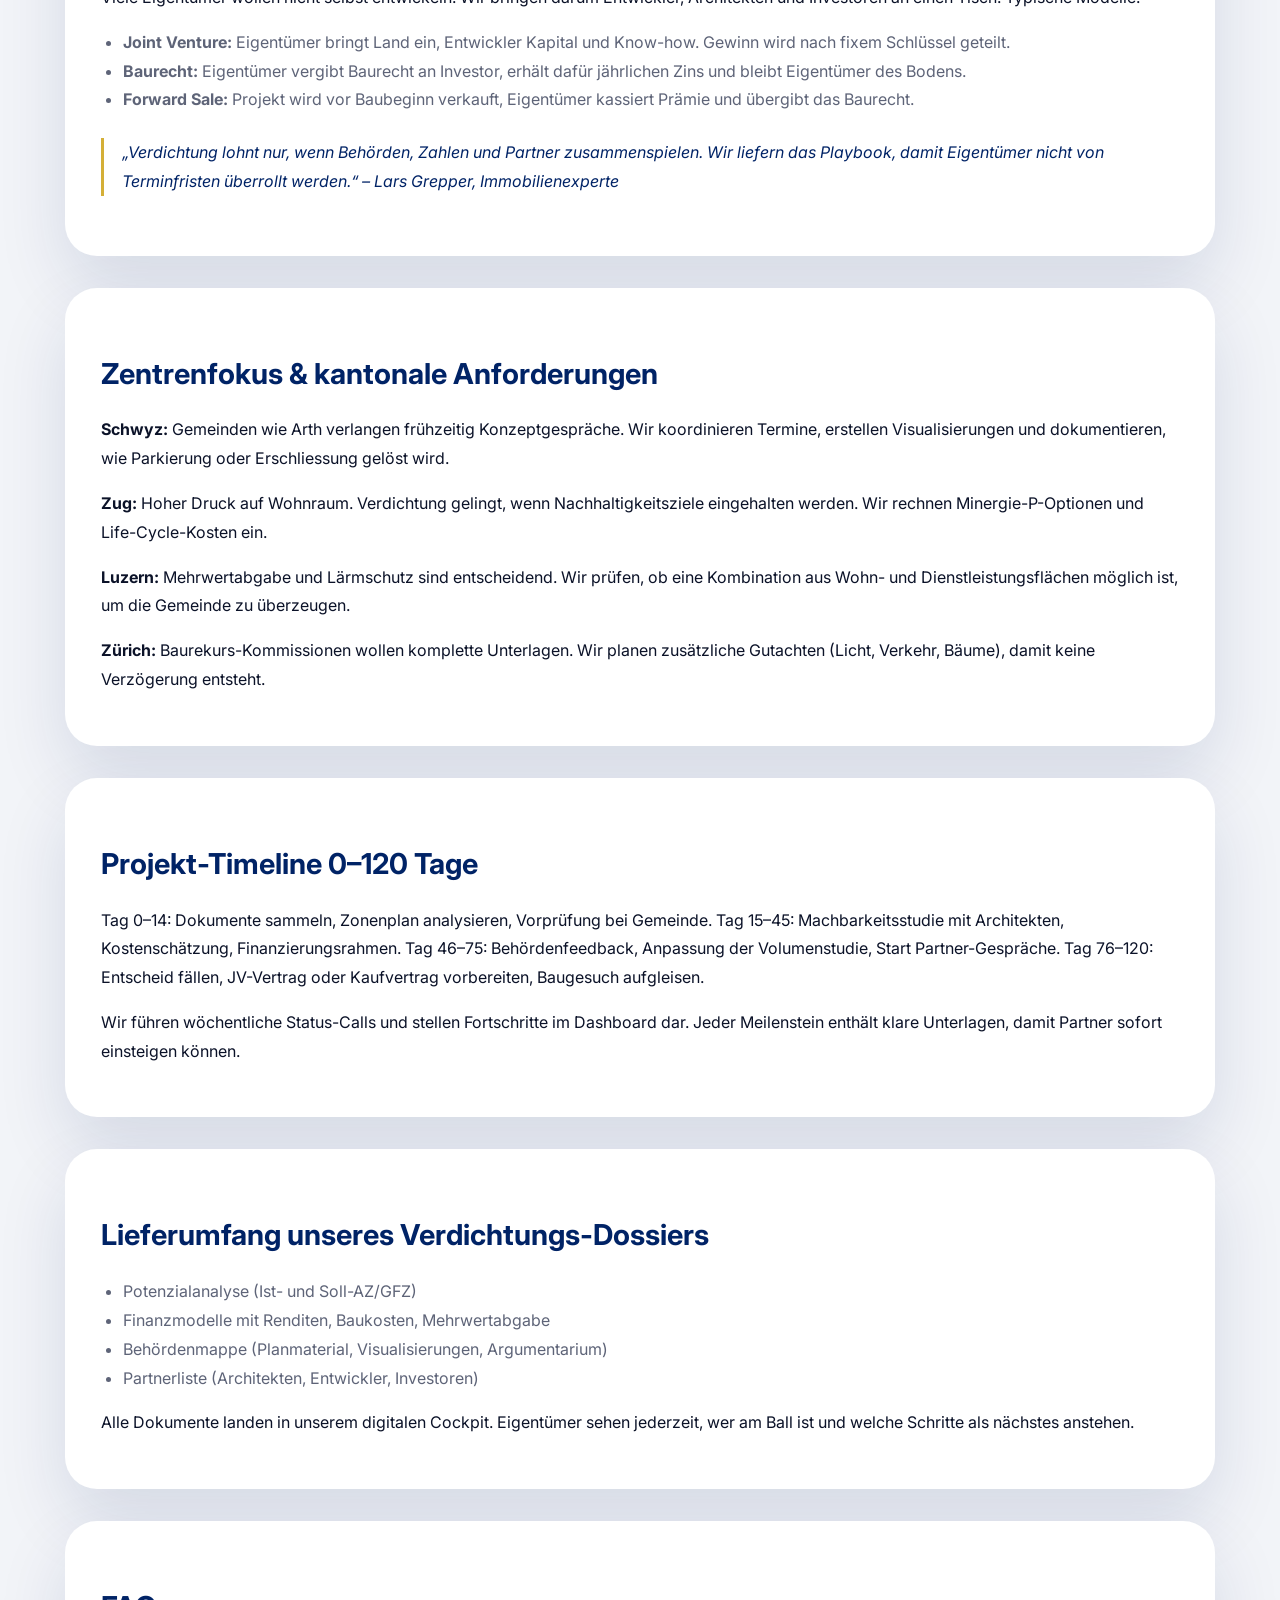
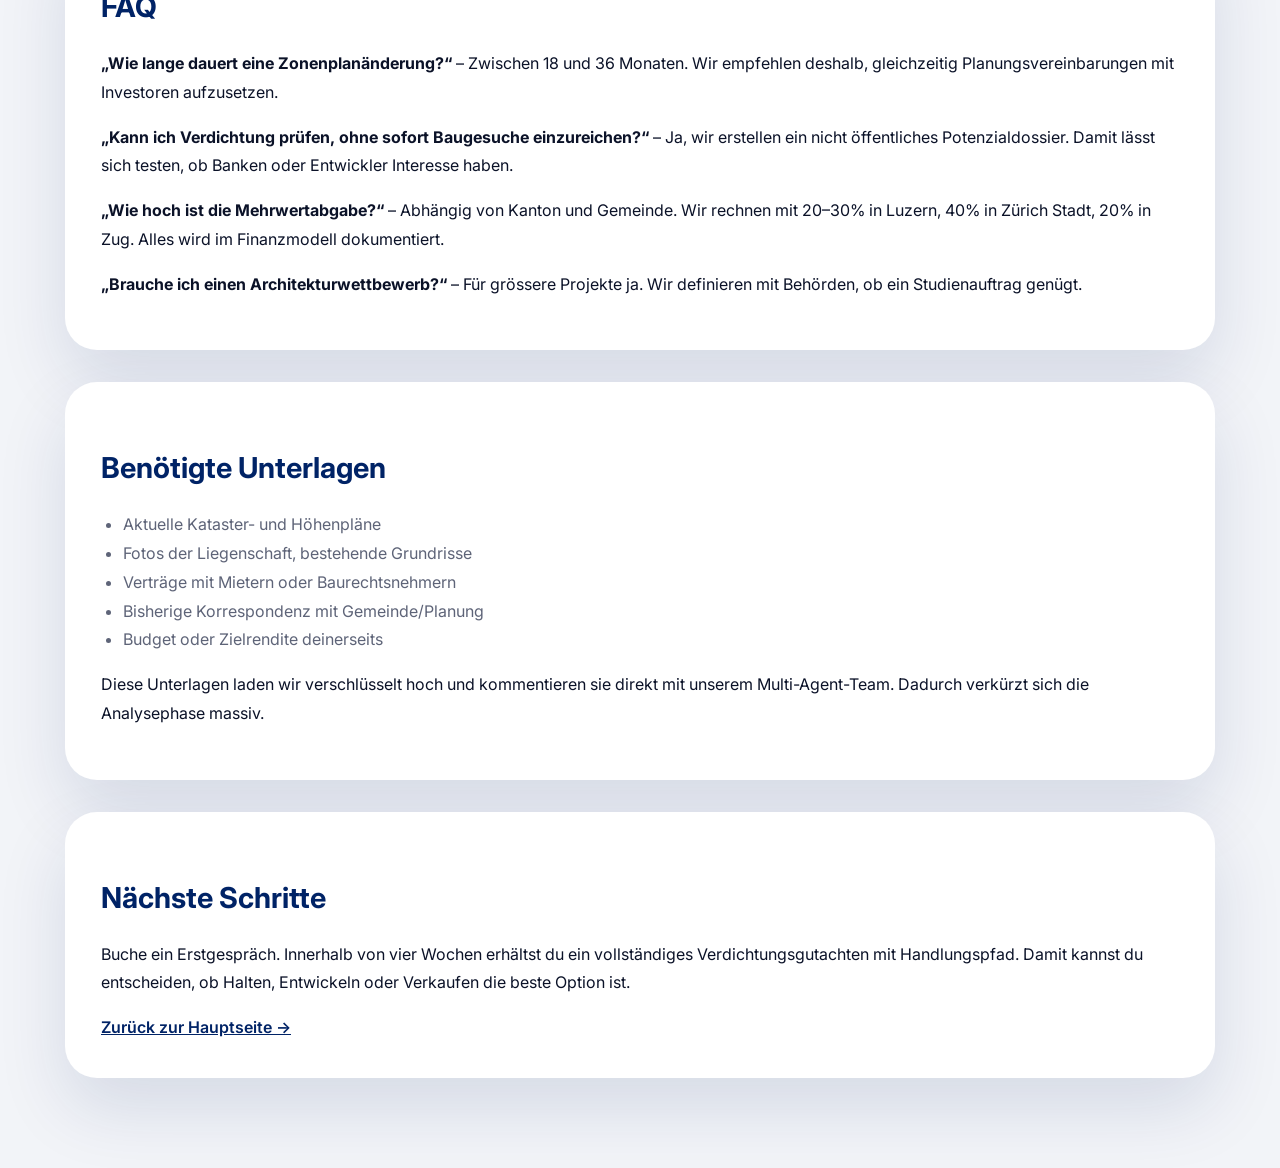
<file: silos/baupotenzial/index.html>
<!DOCTYPE html>
<html lang="de-CH">
<head>
  <meta charset="UTF-8">
  <meta name="viewport" content="width=device-width, initial-scale=1.0">
  <title>Ausnützungsziffer erhöhen & Grundstück verdichten | Eigentümer-Check</title>
  <meta name="description" content="Ausnützungsziffer erhöhen, Grundstück verdichten und Ersatzneubau vs. Sanierung beurteilen – Eigentümer-Check prüft das Potenzial in SZ/ZG/LU/ZH.">
  <link rel="preconnect" href="https://fonts.googleapis.com">
  <link rel="preconnect" href="https://fonts.gstatic.com" crossorigin>
  <link href="https://fonts.googleapis.com/css2?family=Inter:wght@400;500;600;700&display=swap" rel="stylesheet">
  <!-- Google Tag Manager -->
  <script>
    (function(w,d,s,l,i){w[l]=w[l]||[];w[l].push({'gtm.start': new Date().getTime(),event:'gtm.js'});var f=d.getElementsByTagName(s)[0],
    j=d.createElement(s),dl=l!='dataLayer'?'&l='+l:'';j.async=true;j.src='https://www.googletagmanager.com/gtm.js?id='+i+dl;
    f.parentNode.insertBefore(j,f);})(window,document,'script','dataLayer','GTM-M7JNHTLN');
  </script>
  <!-- End Google Tag Manager -->
  <style>
    :root{--bg:#F2F4F8;--ink:#0B1228;--navy:#002366;--gold:#D4AF37;--muted:#5E6478;--card:#FFFFFF;--shadow:0 30px 70px rgba(0,35,102,0.12);}    
    body{font-family:'Inter',sans-serif;background:var(--bg);color:var(--ink);line-height:1.8;margin:0;}
    header{padding:90px 24px 120px;background:linear-gradient(135deg,#001332,#002F6D);color:white;text-align:center;position:relative;overflow:hidden;}
    header::after{content:"";position:absolute;inset:0;background:radial-gradient(circle at 60% 10%,rgba(212,175,55,0.22),transparent 55%);}
    header h1{font-size:clamp(2.5rem,4vw,3.8rem);margin-bottom:16px;position:relative;z-index:1;}
    header p{position:relative;z-index:1;color:rgba(255,255,255,0.85);}
    main{max-width:1150px;margin:-60px auto 90px;padding:0 24px;display:flex;flex-direction:column;gap:32px;}
    section{background:var(--card);border-radius:32px;padding:36px;box-shadow:var(--shadow);}
    h2{color:var(--navy);margin-bottom:16px;font-size:1.8rem;}
    ul{padding-left:22px;margin:16px 0;color:var(--muted);}    
    blockquote{border-left:3px solid var(--gold);padding-left:18px;margin:24px 0;font-style:italic;color:var(--navy);}    
    .grid{display:grid;gap:22px;grid-template-columns:repeat(auto-fit,minmax(250px,1fr));}
    .stat{background:#E8EEF9;border-radius:22px;padding:18px;text-align:center;color:var(--navy);}
    a{color:var(--navy);font-weight:600;}
  </style>
</head>
<body>
  <!-- Google Tag Manager (noscript) -->
  <noscript><iframe src="https://www.googletagmanager.com/ns.html?id=GTM-M7JNHTLN" height="0" width="0" style="display:none;visibility:hidden"></iframe></noscript>
  <!-- End Google Tag Manager (noscript) -->
  <header>
    <h1>Ausnützungsziffer erhöhen und Grundstück verdichten – präzise prüfen.</h1>
    <p>Wir kombinieren Zonenplan, Ausnützungsziffer, Mehrwertabgabe und Marktpreise, um Eigentümern in SZ, ZG, LU und ZH konkrete Renditeszenarien zu liefern.</p>
  </header>
  <main>
    <section>
      <h2>Potenzial prüfen: Ersatzneubau vs. Sanierung</h2>
      <p>Gemeinden verlangen heute stichfeste Nachweise, bevor sie Rezonen oder Aufstockungen zulassen. Gleichzeitig wollen Entwickler nur investieren, wenn Zahlen und Behördenfeedback stimmen. Wir übersetzen Bebauungsregeln, kantonale Baugesetze und lokale Politik in ein Entscheidungsdossier, das Chancen und Risiken offenlegt. Dadurch wissen Eigentümer, ob sich ein Baugesuch, ein Joint Venture mit einem Entwickler oder ein Verkauf an eine Genossenschaft lohnt.</p>
      <div class="grid">
        <div class="stat">+420 m² Ø zusätzliches Potenzial pro Mandat</div>
        <div class="stat">CHF 280k Ø Mehrwertsteuer für Gemeinden</div>
        <div class="stat">3 Szenarien (Halten, JV, Verkauf)</div>
      </div>
    </section>

    <section>
      <h2>Technische Analyse</h2>
      <p>Wir starten mit der Ausnützungsziffer (AZ) oder Geschossflächenziffer (GFZ) und rechnen, welches Volumen heute und nach einer Verdichtung möglich wäre. Dabei berücksichtigen wir Grenzabstände, Baulinien, Höhenbeschränkungen und Parkplatzzahlen. In W2-Zonen (z.B. in Schwyz) lassen sich oft zusätzliche 0.2 AZ herausholen, wenn man Dachgeschosse aktiviert oder Garagen unterirdisch plant. In Zentrumszonen (Zürich, Zug) liegt der Fokus auf Mischnutzung und Erdgeschossaktivierung.</p>
      <p>Parallel prüfen wir, ob eine Mehrwertabgabe anfällt. Im Kanton Luzern beträgt der Satz bis zu 30% des Bodenwertzuwachses. Wir rechnen diese Abgabe direkt im Szenario ein und zeigen, wie viel Nettoerlös danach übrig bleibt.</p>
      <p>Für das Verdichtungspotenzial eines Grundstücks sammeln wir zusätzlich Geodaten, Höhenmodelle und Lärmkarten. So lässt sich exakt bestimmen, ob ein zusätzlicher Baukörper Schattenwürfe oder Verkehr erzeugt, die im Bewilligungsverfahren relevant werden. Wir simulieren die Varianten mit BIM-Light-Modellen und exportieren 3D-PDFs für Behörden.</p>
      <p>Ein Kernstück bilden unsere Nutzwertberechnungen: Wir verteilen die Gesamtausnützung auf jede Einheit (z.B. Stockwerkeigentum) und zeigen, wie sich zusätzliche Volumen auf Wertquoten und Sondernutzungsrechte auswirken. Das reduziert spätere Einsprachen und liefert den Banken Zahlen, die sie verstehen.</p>
    </section>

    <section>
      <h2>Partnerschaften & Modelle</h2>
      <p>Viele Eigentümer wollen nicht selbst entwickeln. Wir bringen darum Entwickler, Architekten und Investoren an einen Tisch. Typische Modelle:</p>
      <ul>
        <li><strong>Joint Venture:</strong> Eigentümer bringt Land ein, Entwickler Kapital und Know-how. Gewinn wird nach fixem Schlüssel geteilt.</li>
        <li><strong>Baurecht:</strong> Eigentümer vergibt Baurecht an Investor, erhält dafür jährlichen Zins und bleibt Eigentümer des Bodens.</li>
        <li><strong>Forward Sale:</strong> Projekt wird vor Baubeginn verkauft, Eigentümer kassiert Prämie und übergibt das Baurecht.</li>
      </ul>
      <blockquote>„Verdichtung lohnt nur, wenn Behörden, Zahlen und Partner zusammenspielen. Wir liefern das Playbook, damit Eigentümer nicht von Terminfristen überrollt werden.“ – Lars Grepper, Immobilienexperte</blockquote>
    </section>

    <section>
      <h2>Zentrenfokus & kantonale Anforderungen</h2>
      <p><strong>Schwyz:</strong> Gemeinden wie Arth verlangen frühzeitig Konzeptgespräche. Wir koordinieren Termine, erstellen Visualisierungen und dokumentieren, wie Parkierung oder Erschliessung gelöst wird.</p>
      <p><strong>Zug:</strong> Hoher Druck auf Wohnraum. Verdichtung gelingt, wenn Nachhaltigkeitsziele eingehalten werden. Wir rechnen Minergie-P-Optionen und Life-Cycle-Kosten ein.</p>
      <p><strong>Luzern:</strong> Mehrwertabgabe und Lärmschutz sind entscheidend. Wir prüfen, ob eine Kombination aus Wohn- und Dienstleistungsflächen möglich ist, um die Gemeinde zu überzeugen.</p>
      <p><strong>Zürich:</strong> Baurekurs-Kommissionen wollen komplette Unterlagen. Wir planen zusätzliche Gutachten (Licht, Verkehr, Bäume), damit keine Verzögerung entsteht.</p>
    </section>

    <section>
      <h2>Projekt-Timeline 0–120 Tage</h2>
      <p>Tag 0–14: Dokumente sammeln, Zonenplan analysieren, Vorprüfung bei Gemeinde. Tag 15–45: Machbarkeitsstudie mit Architekten, Kostenschätzung, Finanzierungsrahmen. Tag 46–75: Behördenfeedback, Anpassung der Volumenstudie, Start Partner-Gespräche. Tag 76–120: Entscheid fällen, JV-Vertrag oder Kaufvertrag vorbereiten, Baugesuch aufgleisen.</p>
      <p>Wir führen wöchentliche Status-Calls und stellen Fortschritte im Dashboard dar. Jeder Meilenstein enthält klare Unterlagen, damit Partner sofort einsteigen können.</p>
    </section>
    <section>
      <h2>Lieferumfang unseres Verdichtungs-Dossiers</h2>
      <ul>
        <li>Potenzialanalyse (Ist- und Soll-AZ/GFZ)</li>
        <li>Finanzmodelle mit Renditen, Baukosten, Mehrwertabgabe</li>
        <li>Behördenmappe (Planmaterial, Visualisierungen, Argumentarium)</li>
        <li>Partnerliste (Architekten, Entwickler, Investoren)</li>
      </ul>
      <p>Alle Dokumente landen in unserem digitalen Cockpit. Eigentümer sehen jederzeit, wer am Ball ist und welche Schritte als nächstes anstehen.</p>
    </section>

    <section>
      <h2>FAQ</h2>
      <p><strong>„Wie lange dauert eine Zonenplanänderung?“</strong> – Zwischen 18 und 36 Monaten. Wir empfehlen deshalb, gleichzeitig Planungsvereinbarungen mit Investoren aufzusetzen.</p>
      <p><strong>„Kann ich Verdichtung prüfen, ohne sofort Baugesuche einzureichen?“</strong> – Ja, wir erstellen ein nicht öffentliches Potenzialdossier. Damit lässt sich testen, ob Banken oder Entwickler Interesse haben.</p>
      <p><strong>„Wie hoch ist die Mehrwertabgabe?“</strong> – Abhängig von Kanton und Gemeinde. Wir rechnen mit 20–30% in Luzern, 40% in Zürich Stadt, 20% in Zug. Alles wird im Finanzmodell dokumentiert.</p>
      <p><strong>„Brauche ich einen Architekturwettbewerb?“</strong> – Für grössere Projekte ja. Wir definieren mit Behörden, ob ein Studienauftrag genügt.</p>
    </section>

    <section>
      <h2>Benötigte Unterlagen</h2>
      <ul>
        <li>Aktuelle Kataster- und Höhenpläne</li>
        <li>Fotos der Liegenschaft, bestehende Grundrisse</li>
        <li>Verträge mit Mietern oder Baurechtsnehmern</li>
        <li>Bisherige Korrespondenz mit Gemeinde/Planung</li>
        <li>Budget oder Zielrendite deinerseits</li>
      </ul>
      <p>Diese Unterlagen laden wir verschlüsselt hoch und kommentieren sie direkt mit unserem Multi-Agent-Team. Dadurch verkürzt sich die Analysephase massiv.</p>
    </section>
    <section>
      <h2>Nächste Schritte</h2>
      <p>Buche ein Erstgespräch. Innerhalb von vier Wochen erhältst du ein vollständiges Verdichtungsgutachten mit Handlungspfad. Damit kannst du entscheiden, ob Halten, Entwickeln oder Verkaufen die beste Option ist.</p>
      <a href="/">Zurück zur Hauptseite →</a>
    </section>
  </main>
  <script type="application/ld+json">
  {
    "@context": "https://schema.org",
    "@graph": [
      {
        "@type": "FAQPage",
        "mainEntity": [
          {"@type":"Question","name":"Wie prüfe ich das Verdichtungspotenzial eines Grundstücks?","acceptedAnswer":{"@type":"Answer","text":"Wir analysieren Ausnützungsziffer/GFZ, Baulinien, Mehrwertabgabe und regulatorische Vorgaben. Dazu nutzen wir BIM-Light-Modelle, um Volumen und Schattenwürfe zu simulieren."}},
          {"@type":"Question","name":"Was ist eine Nutzwertberechnung?","acceptedAnswer":{"@type":"Answer","text":"Sie verteilt die Ausnutzung auf jede Einheit (z.B. Stockwerkeigentum). Wir bereiten Wertquoten und Sondernutzungsrechte vor, damit Banken und Partner die Struktur verstehen."}},
          {"@type":"Question","name":"Wie hoch ist die Mehrwertabgabe in Luzern?","acceptedAnswer":{"@type":"Answer","text":"Bis zu 30% des Bodenwertzuwachses. Wir rechnen die Abgabe in jedes Szenario ein und zeigen, wie viel Nettoerlös übrig bleibt."}}
        ]
      },
      {
        "@type":"HowTo",
        "name":"Verdichtungsschritte",
        "step":[
          {"@type":"HowToStep","name":"1. Datenraum","text":"Kataster, Zonenplan, Höhenmodell und Lärmkarten sichern."},
          {"@type":"HowToStep","name":"2. Analyse","text":"AZ/GFZ, Baulinien und Parkierung prüfen, Verdichtungsscore berechnen."},
          {"@type":"HowToStep","name":"3. Szenarien","text":"Light, Plus, JV – inklusive Mehrwertabgabe und Rendite."},
          {"@type":"HowToStep","name":"4. Behörden","text":"Konzeptgespräch, Gutachten und Baugesuch koordinieren."}
        ]
      }
    ]
  }
  </script>

</body>
</html>
</file>
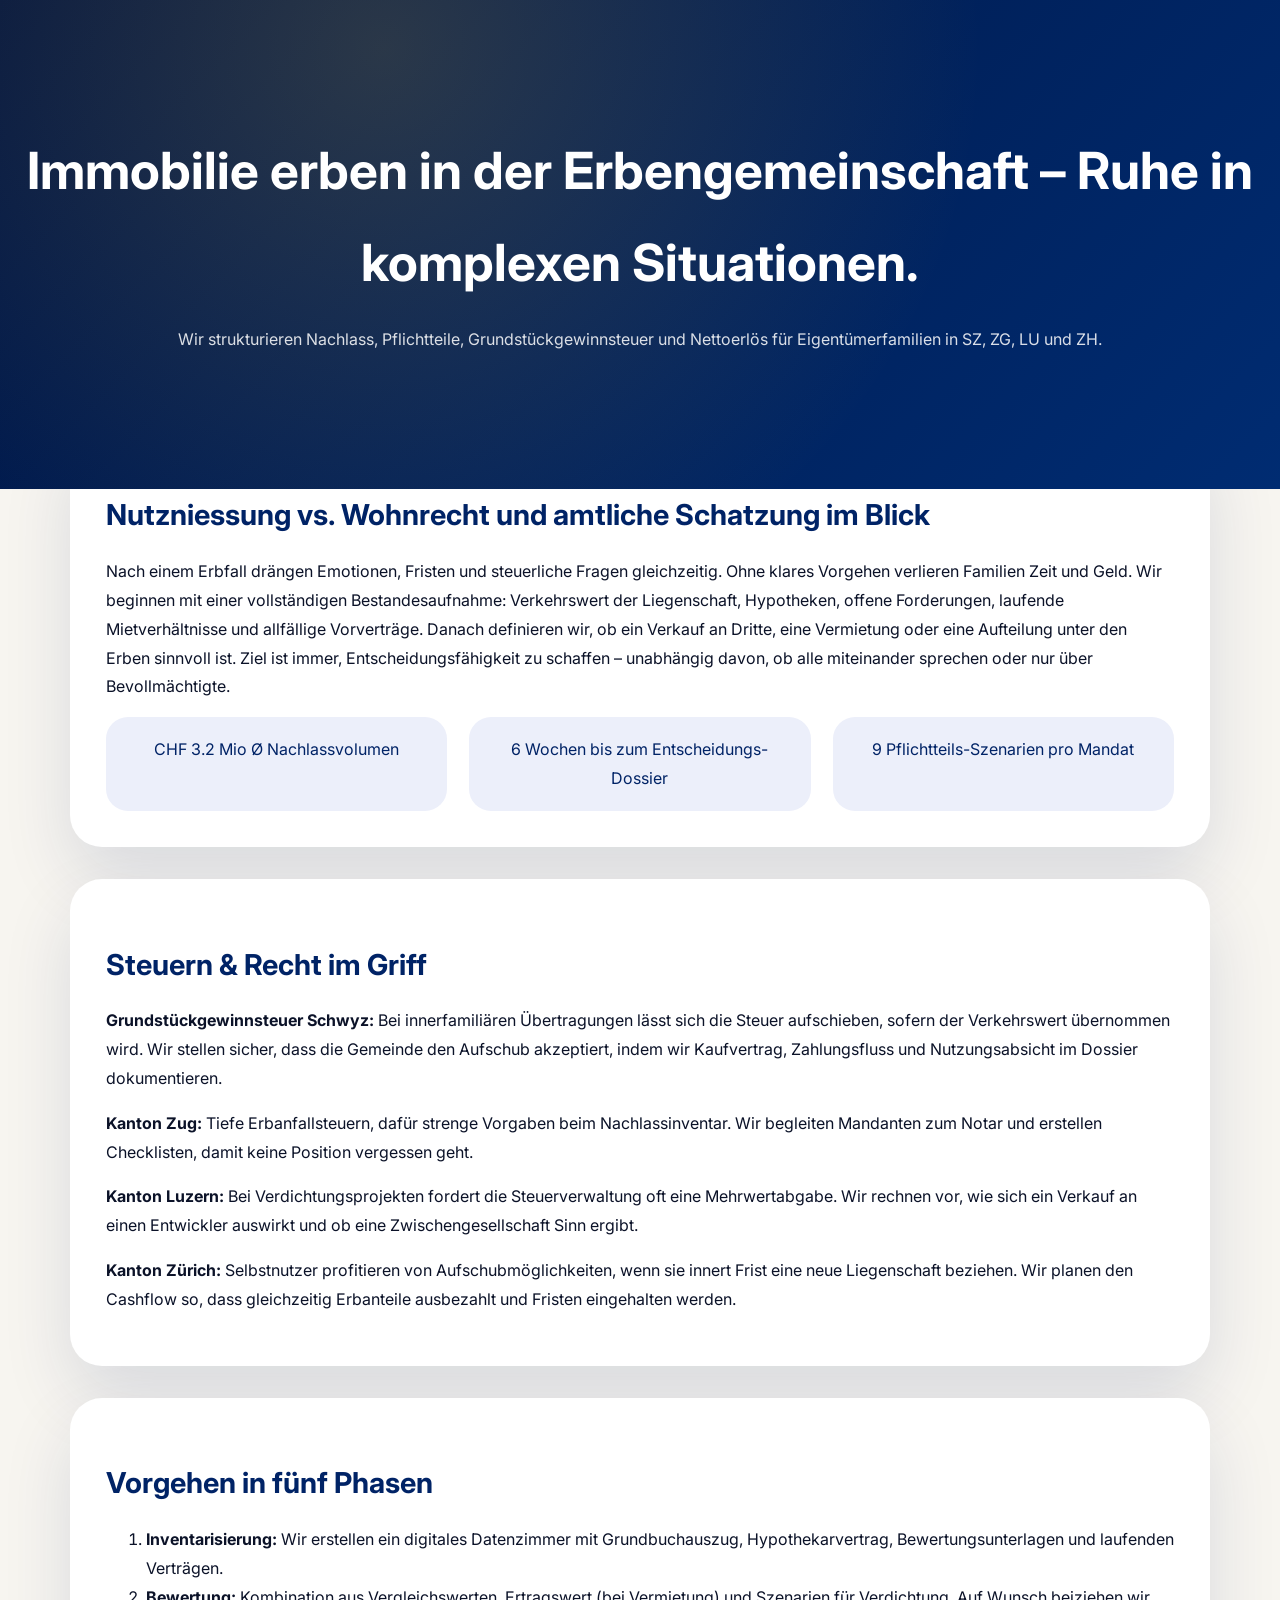
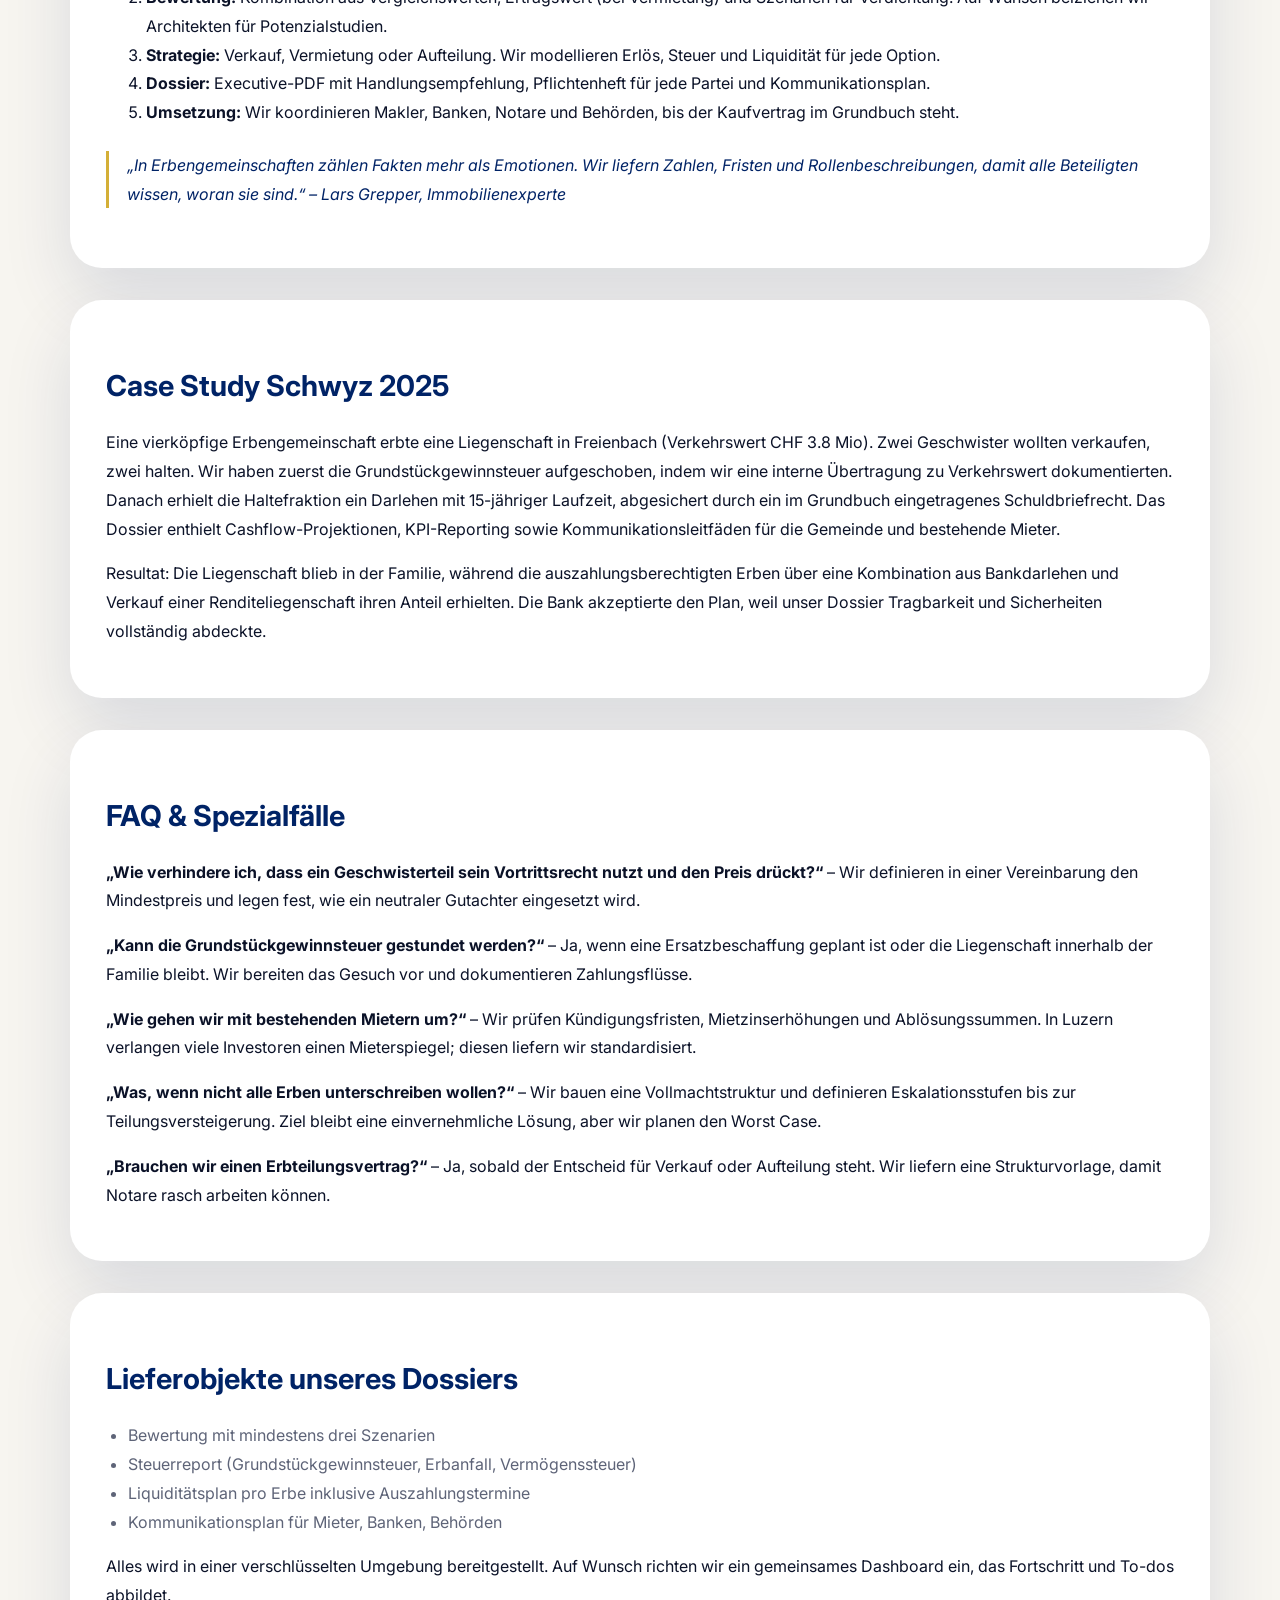
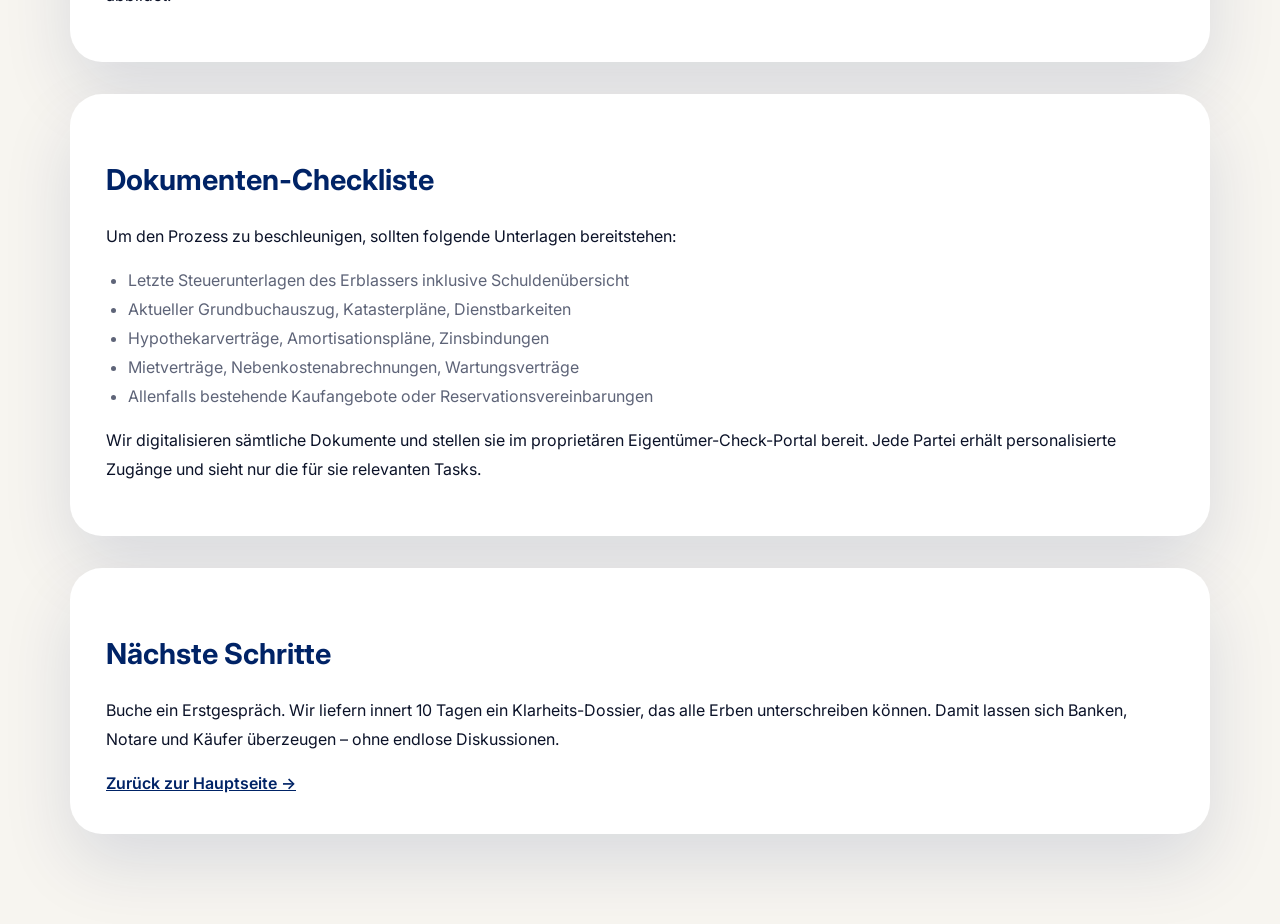
<file: silos/erbschaft/index.html>
<!DOCTYPE html>
<html lang="de-CH">
<head>
  <meta charset="UTF-8">
  <meta name="viewport" content="width=device-width, initial-scale=1.0">
  <title>Immobilie erben Erbengemeinschaft | Eigentümer-Check</title>
  <meta name="description" content="Immobilie erben in der Erbengemeinschaft, Nutzniessung vs. Wohnrecht und amtliche Schatzung in SZ/ZG – Eigentümer-Check liefert klare Szenarien.">
  <link rel="preconnect" href="https://fonts.googleapis.com">
  <link rel="preconnect" href="https://fonts.gstatic.com" crossorigin>
  <link href="https://fonts.googleapis.com/css2?family=Inter:wght@400;500;600;700&display=swap" rel="stylesheet">
  <!-- Google Tag Manager -->
  <script>
    (function(w,d,s,l,i){w[l]=w[l]||[];w[l].push({'gtm.start': new Date().getTime(),event:'gtm.js'});var f=d.getElementsByTagName(s)[0],
    j=d.createElement(s),dl=l!='dataLayer'?'&l='+l:'';j.async=true;j.src='https://www.googletagmanager.com/gtm.js?id='+i+dl;
    f.parentNode.insertBefore(j,f);})(window,document,'script','dataLayer','GTM-M7JNHTLN');
  </script>
  <!-- End Google Tag Manager -->
  <style>
    :root{--bg:#F7F5F0;--ink:#0B1228;--navy:#002366;--gold:#D4AF37;--muted:#5E6478;--card:#FFFFFF;--shadow:0 30px 70px rgba(0,35,102,0.12);}    
    body{font-family:'Inter',sans-serif;background:var(--bg);color:var(--ink);line-height:1.8;margin:0;}
    header{padding:90px 24px 120px;background:linear-gradient(135deg,#001441,#002C72);color:white;text-align:center;position:relative;overflow:hidden;}
    header::after{content:"";position:absolute;inset:0;background:radial-gradient(circle at 30% 10%,rgba(212,175,55,0.2),transparent 60%);}
    header h1{font-size:clamp(2.5rem,4vw,3.7rem);margin-bottom:16px;position:relative;z-index:1;}
    header p{position:relative;z-index:1;color:rgba(255,255,255,0.85);}
    main{max-width:1140px;margin:-60px auto 90px;padding:0 24px;display:flex;flex-direction:column;gap:32px;}
    section{background:var(--card);border-radius:32px;padding:36px;box-shadow:var(--shadow);}
    h2{color:var(--navy);margin-bottom:16px;font-size:1.8rem;}
    ul{padding-left:22px;margin:16px 0;color:var(--muted);}    
    blockquote{border-left:3px solid var(--gold);padding-left:18px;margin:24px 0;font-style:italic;color:var(--navy);}    
    .grid{display:grid;gap:22px;grid-template-columns:repeat(auto-fit,minmax(250px,1fr));}
    .stat{background:#ECEFFA;border-radius:22px;padding:18px;text-align:center;color:var(--navy);}
    a{color:var(--navy);font-weight:600;}
  </style>
</head>
<body>
  <!-- Google Tag Manager (noscript) -->
  <noscript><iframe src="https://www.googletagmanager.com/ns.html?id=GTM-M7JNHTLN" height="0" width="0" style="display:none;visibility:hidden"></iframe></noscript>
  <!-- End Google Tag Manager (noscript) -->
  <header>
    <h1>Immobilie erben in der Erbengemeinschaft – Ruhe in komplexen Situationen.</h1>
    <p>Wir strukturieren Nachlass, Pflichtteile, Grundstückgewinnsteuer und Nettoerlös für Eigentümerfamilien in SZ, ZG, LU und ZH.</p>
  </header>
  <main>
    <section>
      <h2>Nutzniessung vs. Wohnrecht und amtliche Schatzung im Blick</h2>
      <p>Nach einem Erbfall drängen Emotionen, Fristen und steuerliche Fragen gleichzeitig. Ohne klares Vorgehen verlieren Familien Zeit und Geld. Wir beginnen mit einer vollständigen Bestandesaufnahme: Verkehrswert der Liegenschaft, Hypotheken, offene Forderungen, laufende Mietverhältnisse und allfällige Vorverträge. Danach definieren wir, ob ein Verkauf an Dritte, eine Vermietung oder eine Aufteilung unter den Erben sinnvoll ist. Ziel ist immer, Entscheidungsfähigkeit zu schaffen – unabhängig davon, ob alle miteinander sprechen oder nur über Bevollmächtigte.</p>
      <div class="grid">
        <div class="stat">CHF 3.2 Mio Ø Nachlassvolumen</div>
        <div class="stat">6 Wochen bis zum Entscheidungs-Dossier</div>
        <div class="stat">9 Pflichtteils-Szenarien pro Mandat</div>
      </div>
    </section>

    <section>
      <h2>Steuern & Recht im Griff</h2>
      <p><strong>Grundstückgewinnsteuer Schwyz:</strong> Bei innerfamiliären Übertragungen lässt sich die Steuer aufschieben, sofern der Verkehrswert übernommen wird. Wir stellen sicher, dass die Gemeinde den Aufschub akzeptiert, indem wir Kaufvertrag, Zahlungsfluss und Nutzungsabsicht im Dossier dokumentieren.</p>
      <p><strong>Kanton Zug:</strong> Tiefe Erbanfallsteuern, dafür strenge Vorgaben beim Nachlassinventar. Wir begleiten Mandanten zum Notar und erstellen Checklisten, damit keine Position vergessen geht.</p>
      <p><strong>Kanton Luzern:</strong> Bei Verdichtungsprojekten fordert die Steuerverwaltung oft eine Mehrwertabgabe. Wir rechnen vor, wie sich ein Verkauf an einen Entwickler auswirkt und ob eine Zwischengesellschaft Sinn ergibt.</p>
      <p><strong>Kanton Zürich:</strong> Selbstnutzer profitieren von Aufschubmöglichkeiten, wenn sie innert Frist eine neue Liegenschaft beziehen. Wir planen den Cashflow so, dass gleichzeitig Erbanteile ausbezahlt und Fristen eingehalten werden.</p>
    </section>

    <section>
      <h2>Vorgehen in fünf Phasen</h2>
      <ol>
        <li><strong>Inventarisierung:</strong> Wir erstellen ein digitales Datenzimmer mit Grundbuchauszug, Hypothekarvertrag, Bewertungsunterlagen und laufenden Verträgen.</li>
        <li><strong>Bewertung:</strong> Kombination aus Vergleichswerten, Ertragswert (bei Vermietung) und Szenarien für Verdichtung. Auf Wunsch beiziehen wir Architekten für Potenzialstudien.</li>
        <li><strong>Strategie:</strong> Verkauf, Vermietung oder Aufteilung. Wir modellieren Erlös, Steuer und Liquidität für jede Option.</li>
        <li><strong>Dossier:</strong> Executive-PDF mit Handlungsempfehlung, Pflichtenheft für jede Partei und Kommunikationsplan.</li>
        <li><strong>Umsetzung:</strong> Wir koordinieren Makler, Banken, Notare und Behörden, bis der Kaufvertrag im Grundbuch steht.</li>
      </ol>
      <blockquote>„In Erbengemeinschaften zählen Fakten mehr als Emotionen. Wir liefern Zahlen, Fristen und Rollenbeschreibungen, damit alle Beteiligten wissen, woran sie sind.“ – Lars Grepper, Immobilienexperte</blockquote>
    </section>

    <section>
      <h2>Case Study Schwyz 2025</h2>
      <p>Eine vierköpfige Erbengemeinschaft erbte eine Liegenschaft in Freienbach (Verkehrswert CHF 3.8 Mio). Zwei Geschwister wollten verkaufen, zwei halten. Wir haben zuerst die Grundstückgewinnsteuer aufgeschoben, indem wir eine interne Übertragung zu Verkehrswert dokumentierten. Danach erhielt die Haltefraktion ein Darlehen mit 15-jähriger Laufzeit, abgesichert durch ein im Grundbuch eingetragenes Schuldbriefrecht. Das Dossier enthielt Cashflow-Projektionen, KPI-Reporting sowie Kommunikationsleitfäden für die Gemeinde und bestehende Mieter.</p>
      <p>Resultat: Die Liegenschaft blieb in der Familie, während die auszahlungsberechtigten Erben über eine Kombination aus Bankdarlehen und Verkauf einer Renditeliegenschaft ihren Anteil erhielten. Die Bank akzeptierte den Plan, weil unser Dossier Tragbarkeit und Sicherheiten vollständig abdeckte.</p>
    </section>
    <section>
      <h2>FAQ & Spezialfälle</h2>
      <p><strong>„Wie verhindere ich, dass ein Geschwisterteil sein Vortrittsrecht nutzt und den Preis drückt?“</strong> – Wir definieren in einer Vereinbarung den Mindestpreis und legen fest, wie ein neutraler Gutachter eingesetzt wird.</p>
      <p><strong>„Kann die Grundstückgewinnsteuer gestundet werden?“</strong> – Ja, wenn eine Ersatzbeschaffung geplant ist oder die Liegenschaft innerhalb der Familie bleibt. Wir bereiten das Gesuch vor und dokumentieren Zahlungsflüsse.</p>
      <p><strong>„Wie gehen wir mit bestehenden Mietern um?“</strong> – Wir prüfen Kündigungsfristen, Mietzinserhöhungen und Ablösungssummen. In Luzern verlangen viele Investoren einen Mieterspiegel; diesen liefern wir standardisiert.</p>
      <p><strong>„Was, wenn nicht alle Erben unterschreiben wollen?“</strong> – Wir bauen eine Vollmachtstruktur und definieren Eskalationsstufen bis zur Teilungsversteigerung. Ziel bleibt eine einvernehmliche Lösung, aber wir planen den Worst Case.</p>
      <p><strong>„Brauchen wir einen Erbteilungsvertrag?“</strong> – Ja, sobald der Entscheid für Verkauf oder Aufteilung steht. Wir liefern eine Strukturvorlage, damit Notare rasch arbeiten können.</p>
    </section>

    <section>
      <h2>Lieferobjekte unseres Dossiers</h2>
      <ul>
        <li>Bewertung mit mindestens drei Szenarien</li>
        <li>Steuerreport (Grundstückgewinnsteuer, Erbanfall, Vermögenssteuer)</li>
        <li>Liquiditätsplan pro Erbe inklusive Auszahlungstermine</li>
        <li>Kommunikationsplan für Mieter, Banken, Behörden</li>
      </ul>
      <p>Alles wird in einer verschlüsselten Umgebung bereitgestellt. Auf Wunsch richten wir ein gemeinsames Dashboard ein, das Fortschritt und To-dos abbildet.</p>
    </section>

    <section>
      <h2>Dokumenten-Checkliste</h2>
      <p>Um den Prozess zu beschleunigen, sollten folgende Unterlagen bereitstehen:</p>
      <ul>
        <li>Letzte Steuerunterlagen des Erblassers inklusive Schuldenübersicht</li>
        <li>Aktueller Grundbuchauszug, Katasterpläne, Dienstbarkeiten</li>
        <li>Hypothekarverträge, Amortisationspläne, Zinsbindungen</li>
        <li>Mietverträge, Nebenkostenabrechnungen, Wartungsverträge</li>
        <li>Allenfalls bestehende Kaufangebote oder Reservationsvereinbarungen</li>
      </ul>
      <p>Wir digitalisieren sämtliche Dokumente und stellen sie im proprietären Eigentümer-Check-Portal bereit. Jede Partei erhält personalisierte Zugänge und sieht nur die für sie relevanten Tasks.</p>
    </section>
    <section>
      <h2>Nächste Schritte</h2>
      <p>Buche ein Erstgespräch. Wir liefern innert 10 Tagen ein Klarheits-Dossier, das alle Erben unterschreiben können. Damit lassen sich Banken, Notare und Käufer überzeugen – ohne endlose Diskussionen.</p>
      <a href="/">Zurück zur Hauptseite →</a>
    </section>
  </main>
  <script type="application/ld+json">
  {
    "@context": "https://schema.org",
    "@graph": [
      {
        "@type": "FAQPage",
        "mainEntity": [
          {"@type":"Question","name":"Wann wird die Grundstückgewinnsteuer bei einer Erbschaft in Schwyz fällig?","acceptedAnswer":{"@type":"Answer","text":"Bei einer Erbschaft wird die Steuer aufgeschoben, solange der Erbe die Liegenschaft behält. Verkauft er später, gilt der frühere Kaufpreis und alle wertvermehrenden Investitionen. Wir planen den Aufschub und die spätere Liquidität."}},
          {"@type":"Question","name":"Welche Dokumente braucht eine Erbengemeinschaft?","acceptedAnswer":{"@type":"Answer","text":"Grundbuchauszug, Hypothekarvertrag, Steuererklärungen, Mietverträge und allfällige Reservationsvereinbarungen. Wir legen alles in einem gesicherten Datenraum ab."}},
          {"@type":"Question","name":"Wie verteile ich den Nettoerlös unter den Erben?","acceptedAnswer":{"@type":"Answer","text":"Wir erstellen einen Liquiditätsplan mit Pflichtteilen, Ausgleichszahlungen und Steuerreserven. Dieser Plan fliesst ins PDF-Dossier und wird vom Notar für den Erbteilungsvertrag genutzt."}}
        ]
      },
      {
        "@type":"HowTo",
        "name":"Erbschafts-Liegenschaft strukturieren",
        "step":[
          {"@type":"HowToStep","name":"1. Inventar","text":"Alle Vermögenspositionen und Schulden erfassen."},
          {"@type":"HowToStep","name":"2. Bewertung","text":"Vergleichs- und Ertragswert sowie Verdichtungspotenzial berechnen."},
          {"@type":"HowToStep","name":"3. Strategie","text":"Verkauf, Übernahme oder Vermietung – inklusive Steuerwirkung."},
          {"@type":"HowToStep","name":"4. Umsetzung","text":"Notar, Banken, Käufer und Auszahlung koordinieren."}
        ]
      }
    ]
  }
  </script>

</body>
</html>
</file>
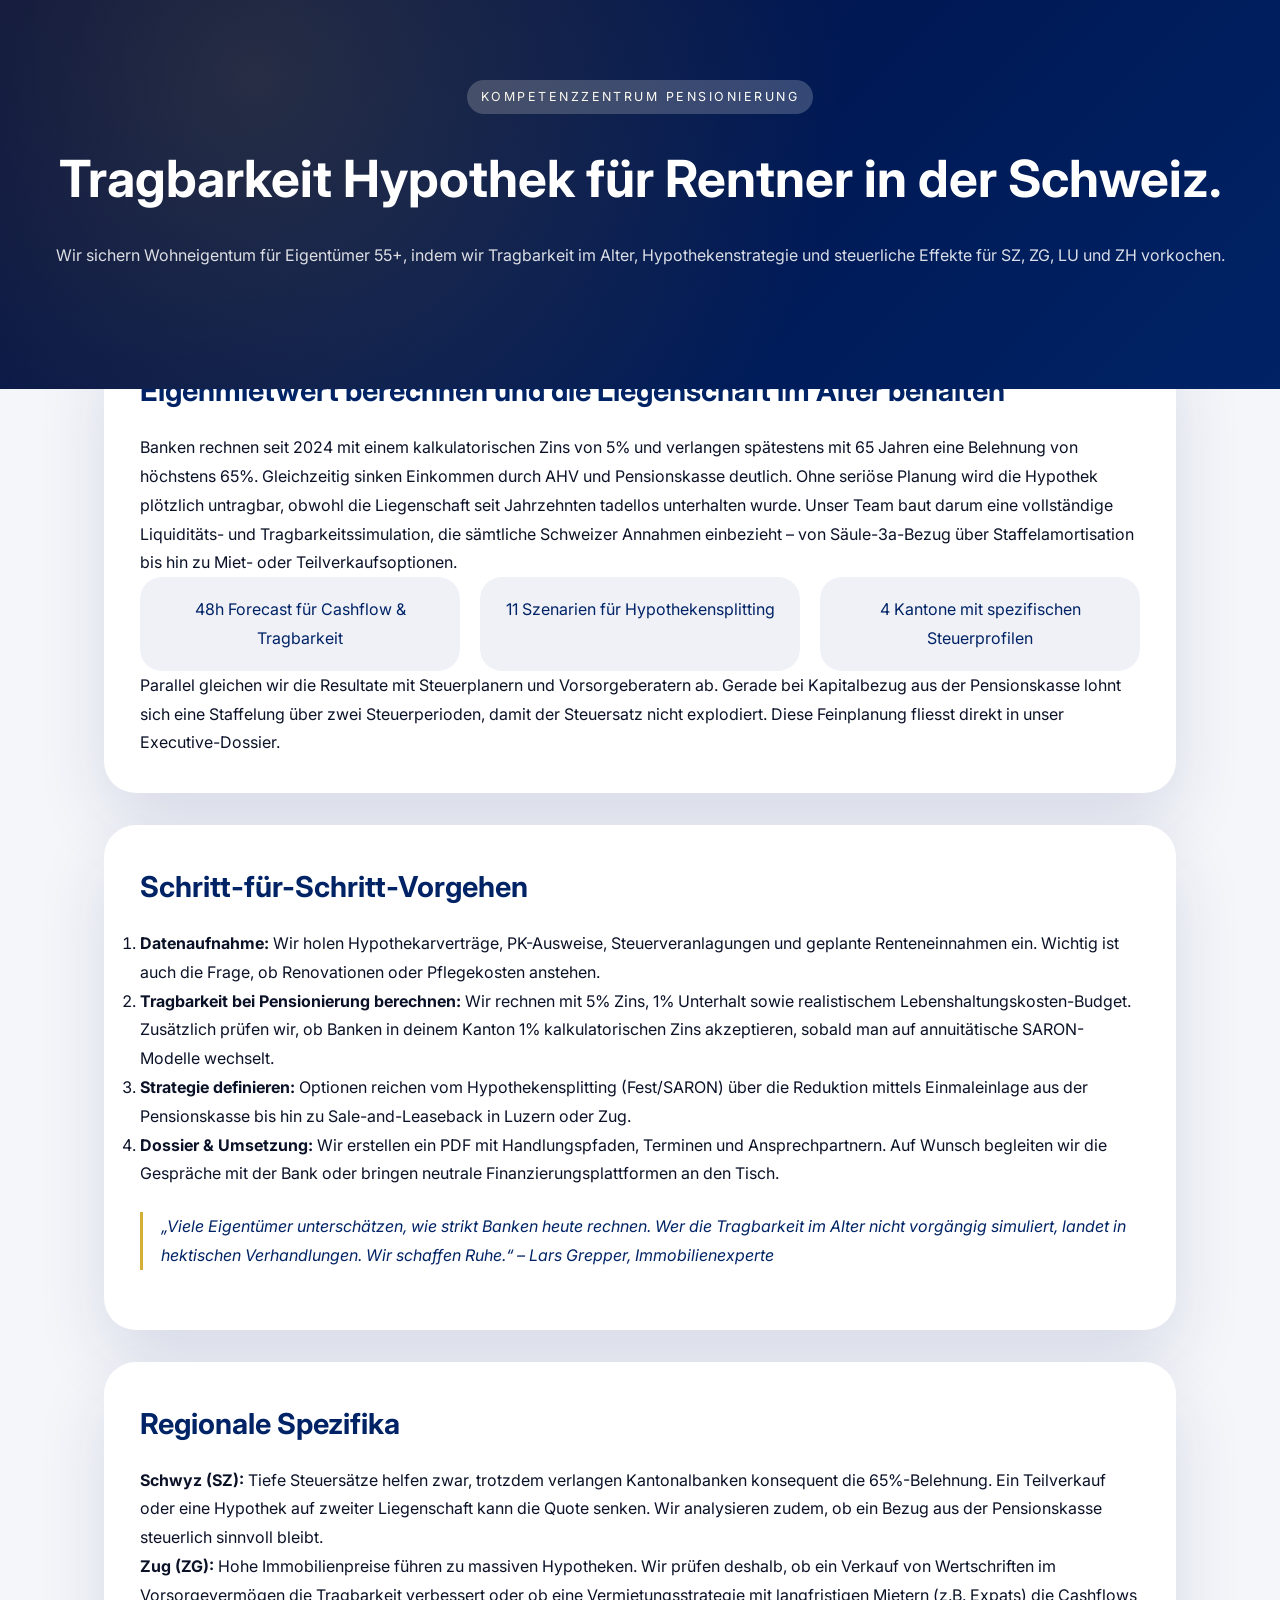
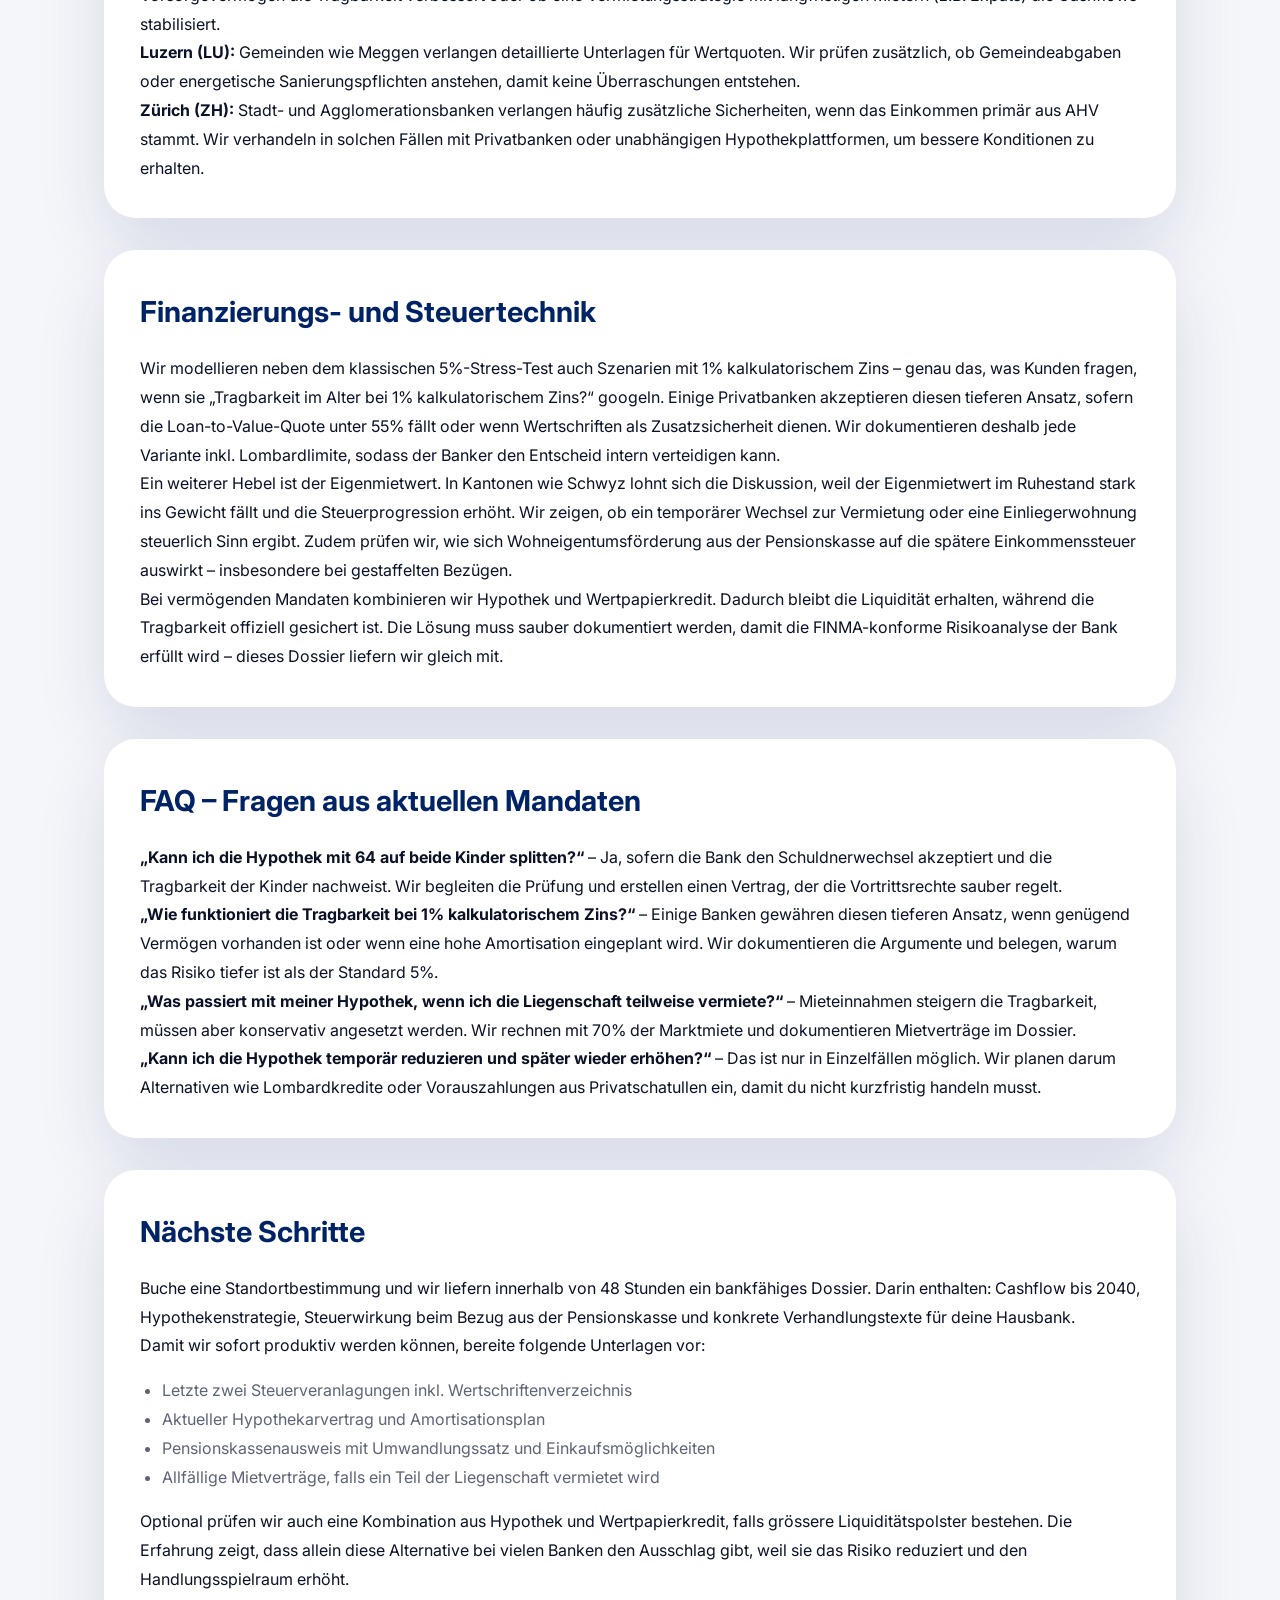
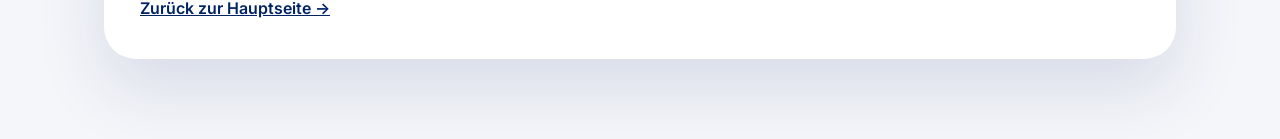
<file: silos/pensionierung/index.html>
<!DOCTYPE html>
<html lang="de-CH">
<head>
  <meta charset="UTF-8">
  <meta name="viewport" content="width=device-width, initial-scale=1.0">
  <title>Tragbarkeit Hypothek Rentner Schweiz | Eigentümer-Check</title>
  <meta name="description" content="Tragbarkeit bei Pensionierung berechnen, Hypothekenstrategie im Alter planen und Liquidität für Eigentümer in SZ, ZG, LU und ZH sichern.">
  <link rel="preconnect" href="https://fonts.googleapis.com">
  <link rel="preconnect" href="https://fonts.gstatic.com" crossorigin>
  <link href="https://fonts.googleapis.com/css2?family=Inter:wght@400;500;600;700&display=swap" rel="stylesheet">
  <!-- Google Tag Manager -->
  <script>
    (function(w,d,s,l,i){w[l]=w[l]||[];w[l].push({'gtm.start': new Date().getTime(),event:'gtm.js'});var f=d.getElementsByTagName(s)[0],
    j=d.createElement(s),dl=l!='dataLayer'?'&l='+l:'';j.async=true;j.src='https://www.googletagmanager.com/gtm.js?id='+i+dl;
    f.parentNode.insertBefore(j,f);})(window,document,'script','dataLayer','GTM-M7JNHTLN');
  </script>
  <!-- End Google Tag Manager -->
  <style>
    :root{--bg:#F5F6FA;--ink:#0B1228;--navy:#002366;--gold:#D4AF37;--muted:#5E6478;--card:#FFFFFF;--shadow:0 30px 70px rgba(0,35,102,0.12);}    
    *{box-sizing:border-box;margin:0;padding:0;}
    body{font-family:'Inter',sans-serif;background:var(--bg);color:var(--ink);line-height:1.8;}
    header{padding:80px 24px 120px;background:linear-gradient(135deg,#000C3F,#002366);color:white;text-align:center;position:relative;overflow:hidden;}
    header::after{content:"";position:absolute;inset:0;background:radial-gradient(circle at 20% 20%,rgba(212,175,55,0.18),transparent 55%);}
    header h1{font-size:clamp(2.6rem,4vw,3.8rem);margin-bottom:16px;position:relative;z-index:1;}
    header p{position:relative;z-index:1;color:rgba(255,255,255,0.85);}
    main{max-width:1120px;margin:-60px auto 80px;padding:0 24px;display:flex;flex-direction:column;gap:32px;}
    section{background:var(--card);border-radius:32px;padding:36px;box-shadow:var(--shadow);}
    h2{color:var(--navy);margin-bottom:16px;font-size:1.8rem;}
    ul{padding-left:22px;margin:16px 0;color:var(--muted);}    
    .badge{display:inline-flex;padding:6px 14px;border-radius:999px;background:rgba(255,255,255,0.2);letter-spacing:0.2em;text-transform:uppercase;font-size:0.78rem;margin-bottom:18px;}
    blockquote{border-left:3px solid var(--gold);padding-left:18px;margin:24px 0;font-style:italic;color:var(--navy);}
    .grid{display:grid;gap:20px;grid-template-columns:repeat(auto-fit,minmax(260px,1fr));}
    .stat{background:#EFF1F7;border-radius:22px;padding:18px;text-align:center;color:var(--navy);}
    a{color:var(--navy);font-weight:600;}
  </style>
</head>
<body>
  <!-- Google Tag Manager (noscript) -->
  <noscript><iframe src="https://www.googletagmanager.com/ns.html?id=GTM-M7JNHTLN" height="0" width="0" style="display:none;visibility:hidden"></iframe></noscript>
  <!-- End Google Tag Manager (noscript) -->
  <header>
    <div class="badge">Kompetenzzentrum Pensionierung</div>
    <h1>Tragbarkeit Hypothek für Rentner in der Schweiz.</h1>
    <p>Wir sichern Wohneigentum für Eigentümer 55+, indem wir Tragbarkeit im Alter, Hypothekenstrategie und steuerliche Effekte für SZ, ZG, LU und ZH vorkochen.</p>
  </header>
  <main>
    <section>
      <h2>Eigenmietwert berechnen und die Liegenschaft im Alter behalten</h2>
      <p>Banken rechnen seit 2024 mit einem kalkulatorischen Zins von 5% und verlangen spätestens mit 65 Jahren eine Belehnung von höchstens 65%. Gleichzeitig sinken Einkommen durch AHV und Pensionskasse deutlich. Ohne seriöse Planung wird die Hypothek plötzlich untragbar, obwohl die Liegenschaft seit Jahrzehnten tadellos unterhalten wurde. Unser Team baut darum eine vollständige Liquiditäts- und Tragbarkeitssimulation, die sämtliche Schweizer Annahmen einbezieht – von Säule-3a-Bezug über Staffelamortisation bis hin zu Miet- oder Teilverkaufsoptionen.</p>
      <div class="grid">
        <div class="stat">48h Forecast für Cashflow & Tragbarkeit</div>
        <div class="stat">11 Szenarien für Hypothekensplitting</div>
        <div class="stat">4 Kantone mit spezifischen Steuerprofilen</div>
      </div>
      <p>Parallel gleichen wir die Resultate mit Steuerplanern und Vorsorgeberatern ab. Gerade bei Kapitalbezug aus der Pensionskasse lohnt sich eine Staffelung über zwei Steuerperioden, damit der Steuersatz nicht explodiert. Diese Feinplanung fliesst direkt in unser Executive-Dossier.</p>
    </section>

    <section>
      <h2>Schritt-für-Schritt-Vorgehen</h2>
      <ol>
        <li><strong>Datenaufnahme:</strong> Wir holen Hypothekarverträge, PK-Ausweise, Steuerveranlagungen und geplante Renteneinnahmen ein. Wichtig ist auch die Frage, ob Renovationen oder Pflegekosten anstehen.</li>
        <li><strong>Tragbarkeit bei Pensionierung berechnen:</strong> Wir rechnen mit 5% Zins, 1% Unterhalt sowie realistischem Lebenshaltungskosten-Budget. Zusätzlich prüfen wir, ob Banken in deinem Kanton 1% kalkulatorischen Zins akzeptieren, sobald man auf annuitätische SARON-Modelle wechselt.</li>
        <li><strong>Strategie definieren:</strong> Optionen reichen vom Hypothekensplitting (Fest/SARON) über die Reduktion mittels Einmaleinlage aus der Pensionskasse bis hin zu Sale-and-Leaseback in Luzern oder Zug.</li>
        <li><strong>Dossier & Umsetzung:</strong> Wir erstellen ein PDF mit Handlungspfaden, Terminen und Ansprechpartnern. Auf Wunsch begleiten wir die Gespräche mit der Bank oder bringen neutrale Finanzierungsplattformen an den Tisch.</li>
      </ol>
      <blockquote>„Viele Eigentümer unterschätzen, wie strikt Banken heute rechnen. Wer die Tragbarkeit im Alter nicht vorgängig simuliert, landet in hektischen Verhandlungen. Wir schaffen Ruhe.“ – Lars Grepper, Immobilienexperte</blockquote>
    </section>

    <section>
      <h2>Regionale Spezifika</h2>
      <p><strong>Schwyz (SZ):</strong> Tiefe Steuersätze helfen zwar, trotzdem verlangen Kantonalbanken konsequent die 65%-Belehnung. Ein Teilverkauf oder eine Hypothek auf zweiter Liegenschaft kann die Quote senken. Wir analysieren zudem, ob ein Bezug aus der Pensionskasse steuerlich sinnvoll bleibt.</p>
      <p><strong>Zug (ZG):</strong> Hohe Immobilienpreise führen zu massiven Hypotheken. Wir prüfen deshalb, ob ein Verkauf von Wertschriften im Vorsorgevermögen die Tragbarkeit verbessert oder ob eine Vermietungsstrategie mit langfristigen Mietern (z.B. Expats) die Cashflows stabilisiert.</p>
      <p><strong>Luzern (LU):</strong> Gemeinden wie Meggen verlangen detaillierte Unterlagen für Wertquoten. Wir prüfen zusätzlich, ob Gemeindeabgaben oder energetische Sanierungspflichten anstehen, damit keine Überraschungen entstehen.</p>
      <p><strong>Zürich (ZH):</strong> Stadt- und Agglomerationsbanken verlangen häufig zusätzliche Sicherheiten, wenn das Einkommen primär aus AHV stammt. Wir verhandeln in solchen Fällen mit Privatbanken oder unabhängigen Hypothekplattformen, um bessere Konditionen zu erhalten.</p>
    </section>

    <section>
      <h2>Finanzierungs- und Steuertechnik</h2>
      <p>Wir modellieren neben dem klassischen 5%-Stress-Test auch Szenarien mit 1% kalkulatorischem Zins – genau das, was Kunden fragen, wenn sie „Tragbarkeit im Alter bei 1% kalkulatorischem Zins?“ googeln. Einige Privatbanken akzeptieren diesen tieferen Ansatz, sofern die Loan-to-Value-Quote unter 55% fällt oder wenn Wertschriften als Zusatzsicherheit dienen. Wir dokumentieren deshalb jede Variante inkl. Lombardlimite, sodass der Banker den Entscheid intern verteidigen kann.</p>
      <p>Ein weiterer Hebel ist der Eigenmietwert. In Kantonen wie Schwyz lohnt sich die Diskussion, weil der Eigenmietwert im Ruhestand stark ins Gewicht fällt und die Steuerprogression erhöht. Wir zeigen, ob ein temporärer Wechsel zur Vermietung oder eine Einliegerwohnung steuerlich Sinn ergibt. Zudem prüfen wir, wie sich Wohneigentumsförderung aus der Pensionskasse auf die spätere Einkommenssteuer auswirkt – insbesondere bei gestaffelten Bezügen.</p>
      <p>Bei vermögenden Mandaten kombinieren wir Hypothek und Wertpapierkredit. Dadurch bleibt die Liquidität erhalten, während die Tragbarkeit offiziell gesichert ist. Die Lösung muss sauber dokumentiert werden, damit die FINMA-konforme Risikoanalyse der Bank erfüllt wird – dieses Dossier liefern wir gleich mit.</p>
    </section>
    <section>
      <h2>FAQ – Fragen aus aktuellen Mandaten</h2>
      <p><strong>„Kann ich die Hypothek mit 64 auf beide Kinder splitten?“</strong> – Ja, sofern die Bank den Schuldnerwechsel akzeptiert und die Tragbarkeit der Kinder nachweist. Wir begleiten die Prüfung und erstellen einen Vertrag, der die Vortrittsrechte sauber regelt.</p>
      <p><strong>„Wie funktioniert die Tragbarkeit bei 1% kalkulatorischem Zins?“</strong> – Einige Banken gewähren diesen tieferen Ansatz, wenn genügend Vermögen vorhanden ist oder wenn eine hohe Amortisation eingeplant wird. Wir dokumentieren die Argumente und belegen, warum das Risiko tiefer ist als der Standard 5%.</p>
      <p><strong>„Was passiert mit meiner Hypothek, wenn ich die Liegenschaft teilweise vermiete?“</strong> – Mieteinnahmen steigern die Tragbarkeit, müssen aber konservativ angesetzt werden. Wir rechnen mit 70% der Marktmiete und dokumentieren Mietverträge im Dossier.</p>
      <p><strong>„Kann ich die Hypothek temporär reduzieren und später wieder erhöhen?“</strong> – Das ist nur in Einzelfällen möglich. Wir planen darum Alternativen wie Lombardkredite oder Vorauszahlungen aus Privatschatullen ein, damit du nicht kurzfristig handeln musst.</p>
    </section>

    <section>
      <h2>Nächste Schritte</h2>
      <p>Buche eine Standortbestimmung und wir liefern innerhalb von 48 Stunden ein bankfähiges Dossier. Darin enthalten: Cashflow bis 2040, Hypothekenstrategie, Steuerwirkung beim Bezug aus der Pensionskasse und konkrete Verhandlungstexte für deine Hausbank.</p>
      <p>Damit wir sofort produktiv werden können, bereite folgende Unterlagen vor:</p>
      <ul>
        <li>Letzte zwei Steuerveranlagungen inkl. Wertschriftenverzeichnis</li>
        <li>Aktueller Hypothekarvertrag und Amortisationsplan</li>
        <li>Pensionskassenausweis mit Umwandlungssatz und Einkaufsmöglichkeiten</li>
        <li>Allfällige Mietverträge, falls ein Teil der Liegenschaft vermietet wird</li>
      </ul>
      <p>Optional prüfen wir auch eine Kombination aus Hypothek und Wertpapierkredit, falls grössere Liquiditätspolster bestehen. Die Erfahrung zeigt, dass allein diese Alternative bei vielen Banken den Ausschlag gibt, weil sie das Risiko reduziert und den Handlungsspielraum erhöht.</p>
      <a href="/">Zurück zur Hauptseite →</a>
    </section>
  </main>
  <script type="application/ld+json">
  {
    "@context": "https://schema.org",
    "@graph": [
      {
        "@type": "FAQPage",
        "mainEntity": [
          {
            "@type": "Question",
            "name": "Wie berechne ich die Tragbarkeit bei Pensionierung in der Schweiz?",
            "acceptedAnswer": {
              "@type": "Answer",
              "text": "Banken rechnen mit 5% kalkulatorischem Zins, 1% Unterhalt und den realen Lebenshaltungskosten. Wir kombinieren AHV, Pensionskasse, Säule 3a und Miet- oder Vermögenserträge und zeigen, ob Halten, Splitting oder ein Verkauf Sinn ergibt."
            }
          },
          {
            "@type": "Question",
            "name": "Wann akzeptiert eine Bank einen kalkulatorischen Zins von 1%?",
            "acceptedAnswer": {
              "@type": "Answer",
              "text": "Privatbanken oder Vermögensverwalter können 1% ansetzen, wenn die Belehnung unter 55% fällt oder zusätzliche Sicherheiten (Wertpapiere, Lombardlimite) eingebracht werden. Wir dokumentieren diese Argumentation im PDF-Dossier, damit die Kreditkommission zustimmt."
            }
          },
          {
            "@type": "Question",
            "name": "Welche Unterlagen brauche ich für den Tragbarkeit-Check?",
            "acceptedAnswer": {
              "@type": "Answer",
              "text": "Benötigt werden Hypothekarvertrag, Amortisationsplan, Steuerveranlagungen, Pensionskassenausweis, Mietverträge und Belege zu wertvermehrenden Investitionen. Damit erstellen wir innert 48 Stunden ein bankfähiges Dossier."
            }
          }
        ]
      },
      {
        "@type": "HowTo",
        "name": "Tragbarkeit nach der Pensionierung sichern",
        "step": [
          {"@type":"HowToStep","name":"1. Unterlagen sammeln","text":"Hypothek, PK-Ausweis, Steuerveranlagung und geplante Einnahmen beschaffen."},
          {"@type":"HowToStep","name":"2. Simulation","text":"5%-Stress, 1% Unterhalt und Lebenshaltung mit unseren Instrumenten durchrechnen."},
          {"@type":"HowToStep","name":"3. Strategie wählen","text":"Halten, Splitting oder Teilverkauf anhand Cashflow 2040 bewerten."},
          {"@type":"HowToStep","name":"4. Umsetzung","text":"Bankgespräch, Steuerplanung und Dokumentation gemäss PDF-Dossier durchführen."}
        ]
      }
    ]
  }
  </script>

</body>
</html>
</file>
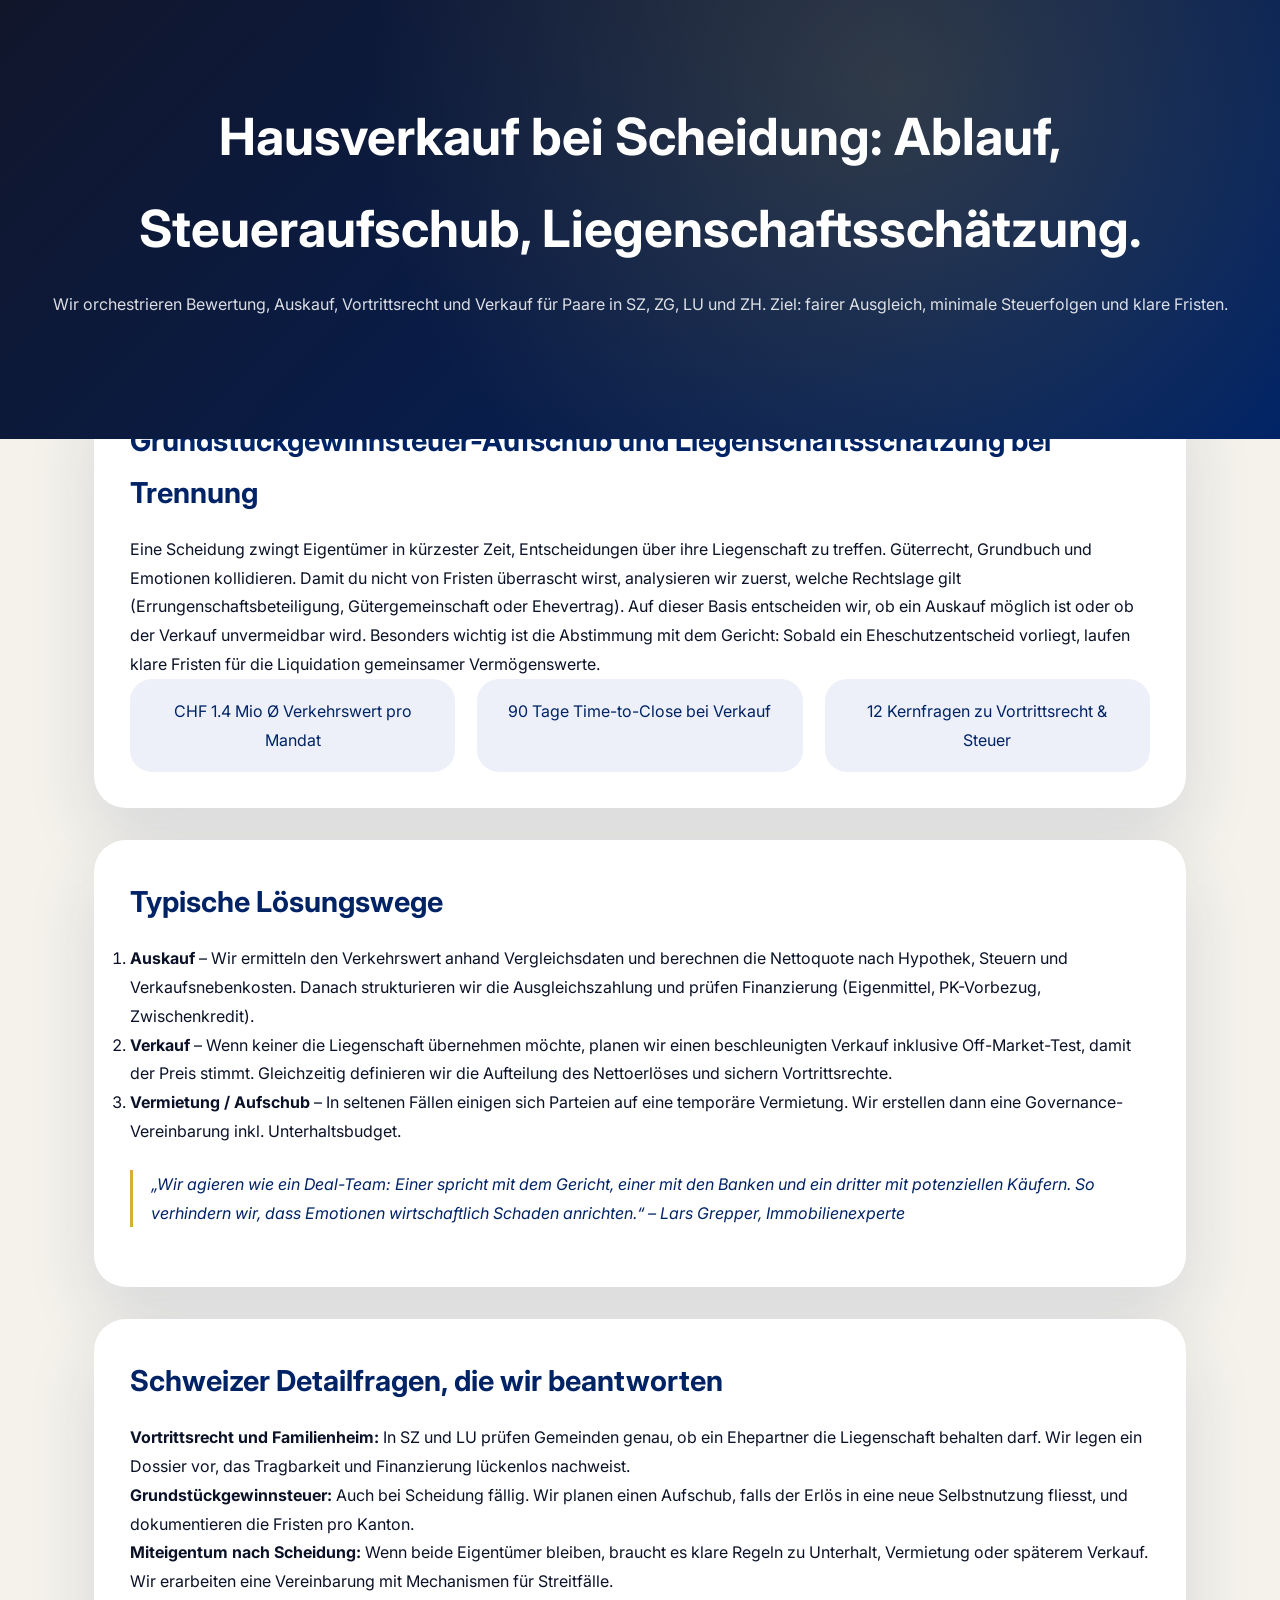
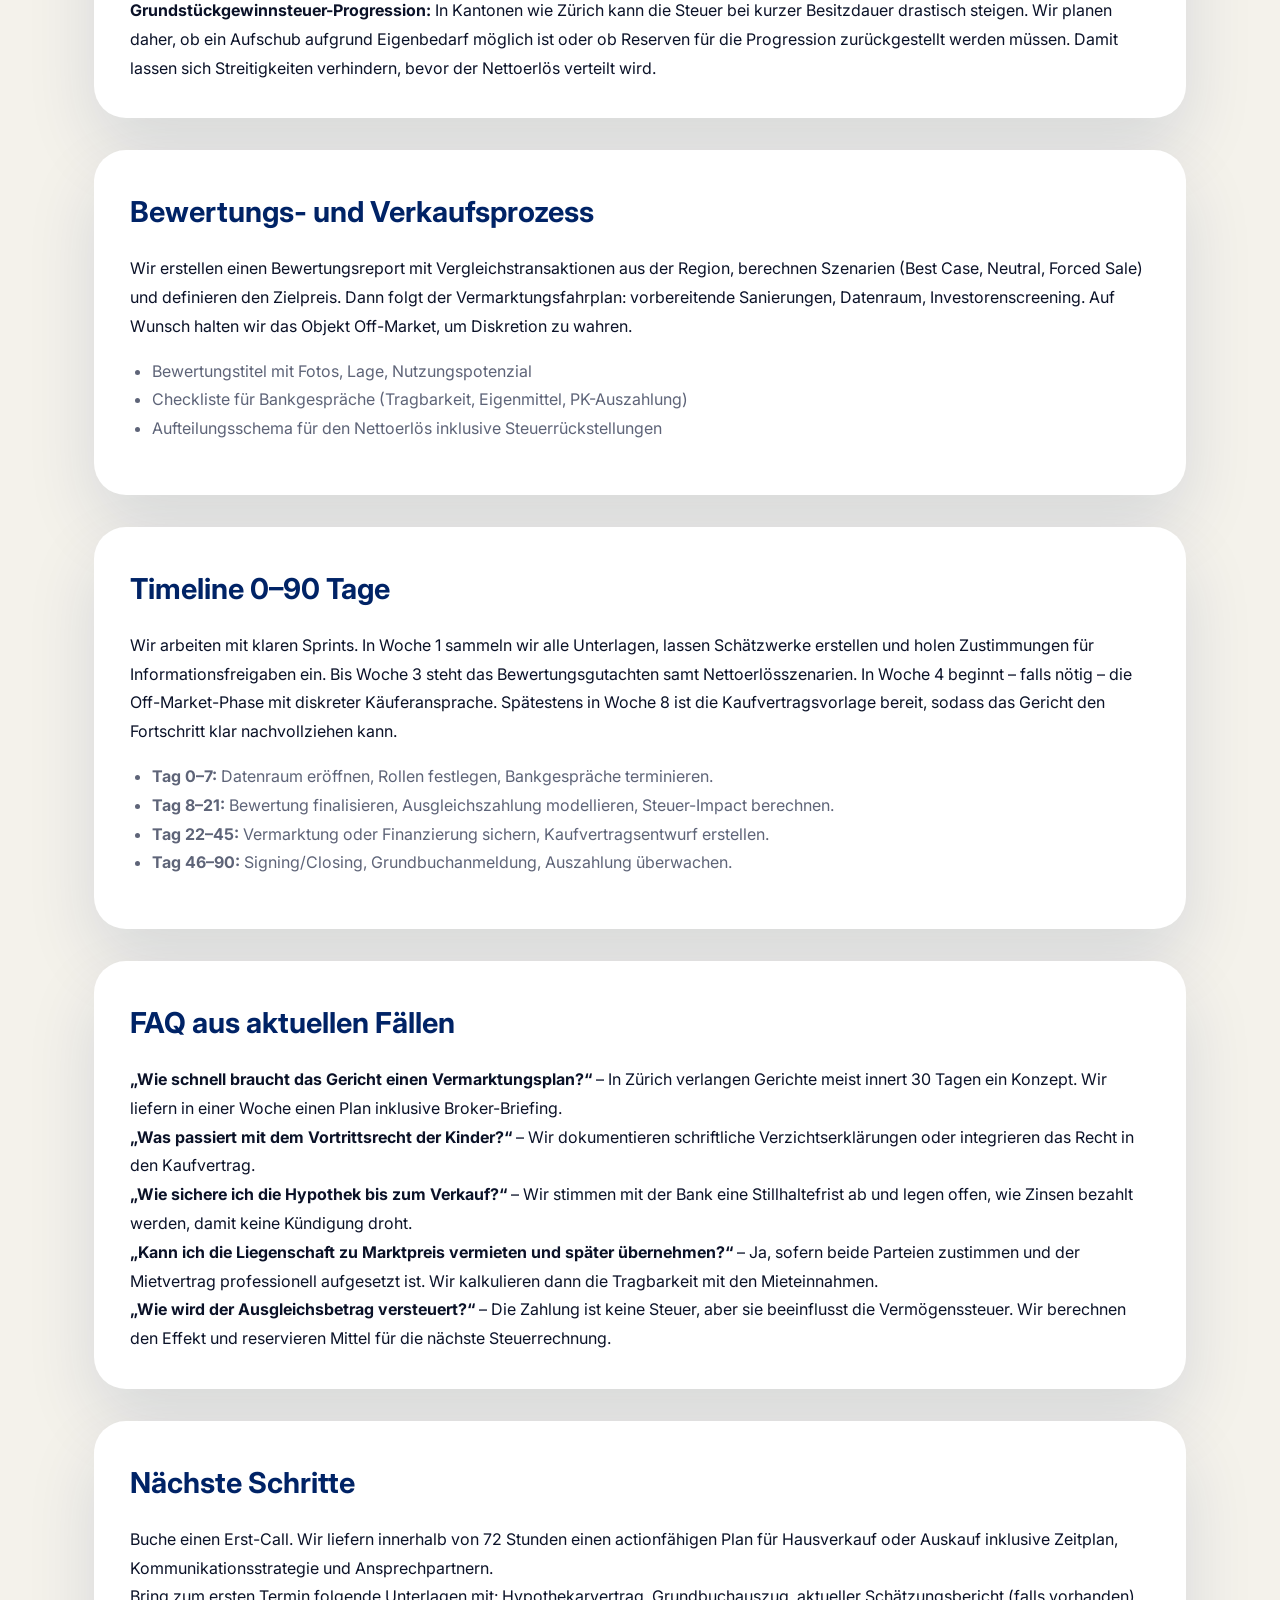
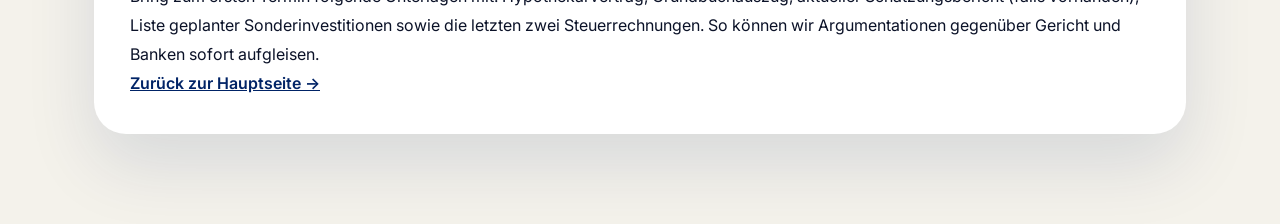
<file: silos/scheidung/index.html>
<!DOCTYPE html>
<html lang="de-CH">
<head>
  <meta charset="UTF-8">
  <meta name="viewport" content="width=device-width, initial-scale=1.0">
  <title>Hausverkauf bei Scheidung Ablauf | Eigentümer-Check</title>
  <meta name="description" content="Hausverkauf bei Scheidung Ablauf, Grundstückgewinnsteuer Aufschub und Liegenschaftsschätzung bei Trennung – Eigentümer-Check begleitet diskret.">
  <link rel="preconnect" href="https://fonts.googleapis.com">
  <link rel="preconnect" href="https://fonts.gstatic.com" crossorigin>
  <link href="https://fonts.googleapis.com/css2?family=Inter:wght@400;500;600;700&display=swap" rel="stylesheet">
  <!-- Google Tag Manager -->
  <script>
    (function(w,d,s,l,i){w[l]=w[l]||[];w[l].push({'gtm.start': new Date().getTime(),event:'gtm.js'});var f=d.getElementsByTagName(s)[0],
    j=d.createElement(s),dl=l!='dataLayer'?'&l='+l:'';j.async=true;j.src='https://www.googletagmanager.com/gtm.js?id='+i+dl;
    f.parentNode.insertBefore(j,f);})(window,document,'script','dataLayer','GTM-M7JNHTLN');
  </script>
  <!-- End Google Tag Manager -->
  <style>
    :root{--bg:#F4F2EB;--ink:#0B1228;--navy:#002366;--gold:#D4AF37;--muted:#5E6478;--card:#FFFFFF;--shadow:0 30px 70px rgba(0,35,102,0.12);}    
    *{box-sizing:border-box;margin:0;padding:0;}
    body{font-family:'Inter',sans-serif;background:var(--bg);color:var(--ink);line-height:1.8;}
    header{padding:90px 24px 120px;background:linear-gradient(135deg,#11162B,#002366);color:white;text-align:center;position:relative;overflow:hidden;}
    header::after{content:"";position:absolute;inset:0;background:radial-gradient(circle at 70% 20%,rgba(212,175,55,0.2),transparent 55%);}
    header h1{font-size:clamp(2.4rem,4vw,3.6rem);margin-bottom:16px;position:relative;z-index:1;}
    header p{position:relative;z-index:1;color:rgba(255,255,255,0.85);}
    main{max-width:1140px;margin:-60px auto 90px;padding:0 24px;display:flex;flex-direction:column;gap:32px;}
    section{background:var(--card);border-radius:32px;padding:36px;box-shadow:var(--shadow);}
    h2{color:var(--navy);margin-bottom:16px;font-size:1.8rem;}
    ul{padding-left:22px;margin:16px 0;color:var(--muted);}    
    blockquote{border-left:3px solid var(--gold);padding-left:18px;margin:24px 0;font-style:italic;color:var(--navy);}    
    .grid{display:grid;gap:22px;grid-template-columns:repeat(auto-fit,minmax(250px,1fr));}
    .stat{background:#EDF0F8;border-radius:22px;padding:18px;text-align:center;color:var(--navy);}
    a{color:var(--navy);font-weight:600;}
  </style>
</head>
<body>
  <!-- Google Tag Manager (noscript) -->
  <noscript><iframe src="https://www.googletagmanager.com/ns.html?id=GTM-M7JNHTLN" height="0" width="0" style="display:none;visibility:hidden"></iframe></noscript>
  <!-- End Google Tag Manager (noscript) -->
  <header>
    <h1>Hausverkauf bei Scheidung: Ablauf, Steueraufschub, Liegenschaftsschätzung.</h1>
    <p>Wir orchestrieren Bewertung, Auskauf, Vortrittsrecht und Verkauf für Paare in SZ, ZG, LU und ZH. Ziel: fairer Ausgleich, minimale Steuerfolgen und klare Fristen.</p>
  </header>
  <main>
    <section>
      <h2>Grundstückgewinnsteuer-Aufschub und Liegenschaftsschätzung bei Trennung</h2>
      <p>Eine Scheidung zwingt Eigentümer in kürzester Zeit, Entscheidungen über ihre Liegenschaft zu treffen. Güterrecht, Grundbuch und Emotionen kollidieren. Damit du nicht von Fristen überrascht wirst, analysieren wir zuerst, welche Rechtslage gilt (Errungenschaftsbeteiligung, Gütergemeinschaft oder Ehevertrag). Auf dieser Basis entscheiden wir, ob ein Auskauf möglich ist oder ob der Verkauf unvermeidbar wird. Besonders wichtig ist die Abstimmung mit dem Gericht: Sobald ein Eheschutzentscheid vorliegt, laufen klare Fristen für die Liquidation gemeinsamer Vermögenswerte.</p>
      <div class="grid">
        <div class="stat">CHF 1.4 Mio Ø Verkehrswert pro Mandat</div>
        <div class="stat">90 Tage Time-to-Close bei Verkauf</div>
        <div class="stat">12 Kernfragen zu Vortrittsrecht & Steuer</div>
      </div>
    </section>

    <section>
      <h2>Typische Lösungswege</h2>
      <ol>
        <li><strong>Auskauf</strong> – Wir ermitteln den Verkehrswert anhand Vergleichsdaten und berechnen die Nettoquote nach Hypothek, Steuern und Verkaufsnebenkosten. Danach strukturieren wir die Ausgleichszahlung und prüfen Finanzierung (Eigenmittel, PK-Vorbezug, Zwischenkredit).</li>
        <li><strong>Verkauf</strong> – Wenn keiner die Liegenschaft übernehmen möchte, planen wir einen beschleunigten Verkauf inklusive Off-Market-Test, damit der Preis stimmt. Gleichzeitig definieren wir die Aufteilung des Nettoerlöses und sichern Vortrittsrechte.</li>
        <li><strong>Vermietung / Aufschub</strong> – In seltenen Fällen einigen sich Parteien auf eine temporäre Vermietung. Wir erstellen dann eine Governance-Vereinbarung inkl. Unterhaltsbudget.</li>
      </ol>
      <blockquote>„Wir agieren wie ein Deal-Team: Einer spricht mit dem Gericht, einer mit den Banken und ein dritter mit potenziellen Käufern. So verhindern wir, dass Emotionen wirtschaftlich Schaden anrichten.“ – Lars Grepper, Immobilienexperte</blockquote>
    </section>

    <section>
      <h2>Schweizer Detailfragen, die wir beantworten</h2>
      <p><strong>Vortrittsrecht und Familienheim:</strong> In SZ und LU prüfen Gemeinden genau, ob ein Ehepartner die Liegenschaft behalten darf. Wir legen ein Dossier vor, das Tragbarkeit und Finanzierung lückenlos nachweist.</p>
      <p><strong>Grundstückgewinnsteuer:</strong> Auch bei Scheidung fällig. Wir planen einen Aufschub, falls der Erlös in eine neue Selbstnutzung fliesst, und dokumentieren die Fristen pro Kanton.</p>
      <p><strong>Miteigentum nach Scheidung:</strong> Wenn beide Eigentümer bleiben, braucht es klare Regeln zu Unterhalt, Vermietung oder späterem Verkauf. Wir erarbeiten eine Vereinbarung mit Mechanismen für Streitfälle.</p>
      <p><strong>Grundstückgewinnsteuer-Progression:</strong> In Kantonen wie Zürich kann die Steuer bei kurzer Besitzdauer drastisch steigen. Wir planen daher, ob ein Aufschub aufgrund Eigenbedarf möglich ist oder ob Reserven für die Progression zurückgestellt werden müssen. Damit lassen sich Streitigkeiten verhindern, bevor der Nettoerlös verteilt wird.</p>
    </section>

    <section>
      <h2>Bewertungs- und Verkaufsprozess</h2>
      <p>Wir erstellen einen Bewertungsreport mit Vergleichstransaktionen aus der Region, berechnen Szenarien (Best Case, Neutral, Forced Sale) und definieren den Zielpreis. Dann folgt der Vermarktungsfahrplan: vorbereitende Sanierungen, Datenraum, Investorenscreening. Auf Wunsch halten wir das Objekt Off-Market, um Diskretion zu wahren.</p>
      <ul>
        <li>Bewertungstitel mit Fotos, Lage, Nutzungspotenzial</li>
        <li>Checkliste für Bankgespräche (Tragbarkeit, Eigenmittel, PK-Auszahlung)</li>
        <li>Aufteilungsschema für den Nettoerlös inklusive Steuerrückstellungen</li>
      </ul>
    </section>

    <section>
      <h2>Timeline 0–90 Tage</h2>
      <p>Wir arbeiten mit klaren Sprints. In Woche 1 sammeln wir alle Unterlagen, lassen Schätzwerke erstellen und holen Zustimmungen für Informationsfreigaben ein. Bis Woche 3 steht das Bewertungsgutachten samt Nettoerlösszenarien. In Woche 4 beginnt – falls nötig – die Off-Market-Phase mit diskreter Käuferansprache. Spätestens in Woche 8 ist die Kaufvertragsvorlage bereit, sodass das Gericht den Fortschritt klar nachvollziehen kann.</p>
      <ul>
        <li><strong>Tag 0–7:</strong> Datenraum eröffnen, Rollen festlegen, Bankgespräche terminieren.</li>
        <li><strong>Tag 8–21:</strong> Bewertung finalisieren, Ausgleichszahlung modellieren, Steuer-Impact berechnen.</li>
        <li><strong>Tag 22–45:</strong> Vermarktung oder Finanzierung sichern, Kaufvertragsentwurf erstellen.</li>
        <li><strong>Tag 46–90:</strong> Signing/Closing, Grundbuchanmeldung, Auszahlung überwachen.</li>
      </ul>
    </section>
    <section>
      <h2>FAQ aus aktuellen Fällen</h2>
      <p><strong>„Wie schnell braucht das Gericht einen Vermarktungsplan?“</strong> – In Zürich verlangen Gerichte meist innert 30 Tagen ein Konzept. Wir liefern in einer Woche einen Plan inklusive Broker-Briefing.</p>
      <p><strong>„Was passiert mit dem Vortrittsrecht der Kinder?“</strong> – Wir dokumentieren schriftliche Verzichtserklärungen oder integrieren das Recht in den Kaufvertrag.</p>
      <p><strong>„Wie sichere ich die Hypothek bis zum Verkauf?“</strong> – Wir stimmen mit der Bank eine Stillhaltefrist ab und legen offen, wie Zinsen bezahlt werden, damit keine Kündigung droht.</p>
      <p><strong>„Kann ich die Liegenschaft zu Marktpreis vermieten und später übernehmen?“</strong> – Ja, sofern beide Parteien zustimmen und der Mietvertrag professionell aufgesetzt ist. Wir kalkulieren dann die Tragbarkeit mit den Mieteinnahmen.</p>
      <p><strong>„Wie wird der Ausgleichsbetrag versteuert?“</strong> – Die Zahlung ist keine Steuer, aber sie beeinflusst die Vermögenssteuer. Wir berechnen den Effekt und reservieren Mittel für die nächste Steuerrechnung.</p>
    </section>

    <section>
      <h2>Nächste Schritte</h2>
      <p>Buche einen Erst-Call. Wir liefern innerhalb von 72 Stunden einen actionfähigen Plan für Hausverkauf oder Auskauf inklusive Zeitplan, Kommunikationsstrategie und Ansprechpartnern.</p>
      <p>Bring zum ersten Termin folgende Unterlagen mit: Hypothekarvertrag, Grundbuchauszug, aktueller Schätzungsbericht (falls vorhanden), Liste geplanter Sonderinvestitionen sowie die letzten zwei Steuerrechnungen. So können wir Argumentationen gegenüber Gericht und Banken sofort aufgleisen.</p>
      <a href="/">Zurück zur Hauptseite →</a>
    </section>
  </main>
  <script type="application/ld+json">
  {
    "@context": "https://schema.org",
    "@graph": [
      {
        "@type": "FAQPage",
        "mainEntity": [
          {
            "@type": "Question",
            "name": "Wie läuft ein Hausverkauf bei Scheidung in der Schweiz ab?",
            "acceptedAnswer": {
              "@type": "Answer",
              "text": "Wir erstellen zuerst einen Bewertungsreport, modellieren Ausgleichszahlungen und legen einen 90-Tage-Fahrplan fest. Danach folgen Off-Market-Test, Vermarktung und notarielle Abwicklung gemäss Scheidungsurteil."}
          },
          {
            "@type": "Question",
            "name": "Wie wird die Grundstückgewinnsteuer bei Scheidung gehandhabt?",
            "acceptedAnswer": {
              "@type": "Answer",
              "text": "Die Steuer fällt trotz Scheidung an. Wir planen Aufschubmöglichkeiten (Eigenbedarf, Ersatzbeschaffung) und reservieren Mittel für die Progression, damit der Nettoerlös korrekt verteilt wird."}
          },
          {
            "@type": "Question",
            "name": "Welche Unterlagen verlangt das Gericht?",
            "acceptedAnswer": {
              "@type": "Answer",
              "text": "Gerichte in ZH/ZG wollen innert 30 Tagen ein Vermarktungskonzept mit Bewertung, Zeitplan und Finanzierungsnachweis. Wir liefern dieses Dokument und aktualisieren es bis zum Closing."}
          }
        ]
      },
      {
        "@type": "HowTo",
        "name": "Hausverkauf bei Scheidung strukturieren",
        "step": [
          {"@type":"HowToStep","name":"1. Intake","text":"Scheidungsurteil, Hypotheken, Grundbuchauszug und Fristen sichern."},
          {"@type":"HowToStep","name":"2. Bewertung","text":"Marktwert, Nettoerlös und Grundstückgewinnsteuer berechnen."},
          {"@type":"HowToStep","name":"3. Vermarktung","text":"Maklerbriefing, Off-Market-Test oder Auktion planen."},
          {"@type":"HowToStep","name":"4. Abschluss","text":"Notar, Auszahlung und Vortrittsrechte gemäss Plan abwickeln."}
        ]
      }
    ]
  }
  </script>

</body>
</html>
</file>
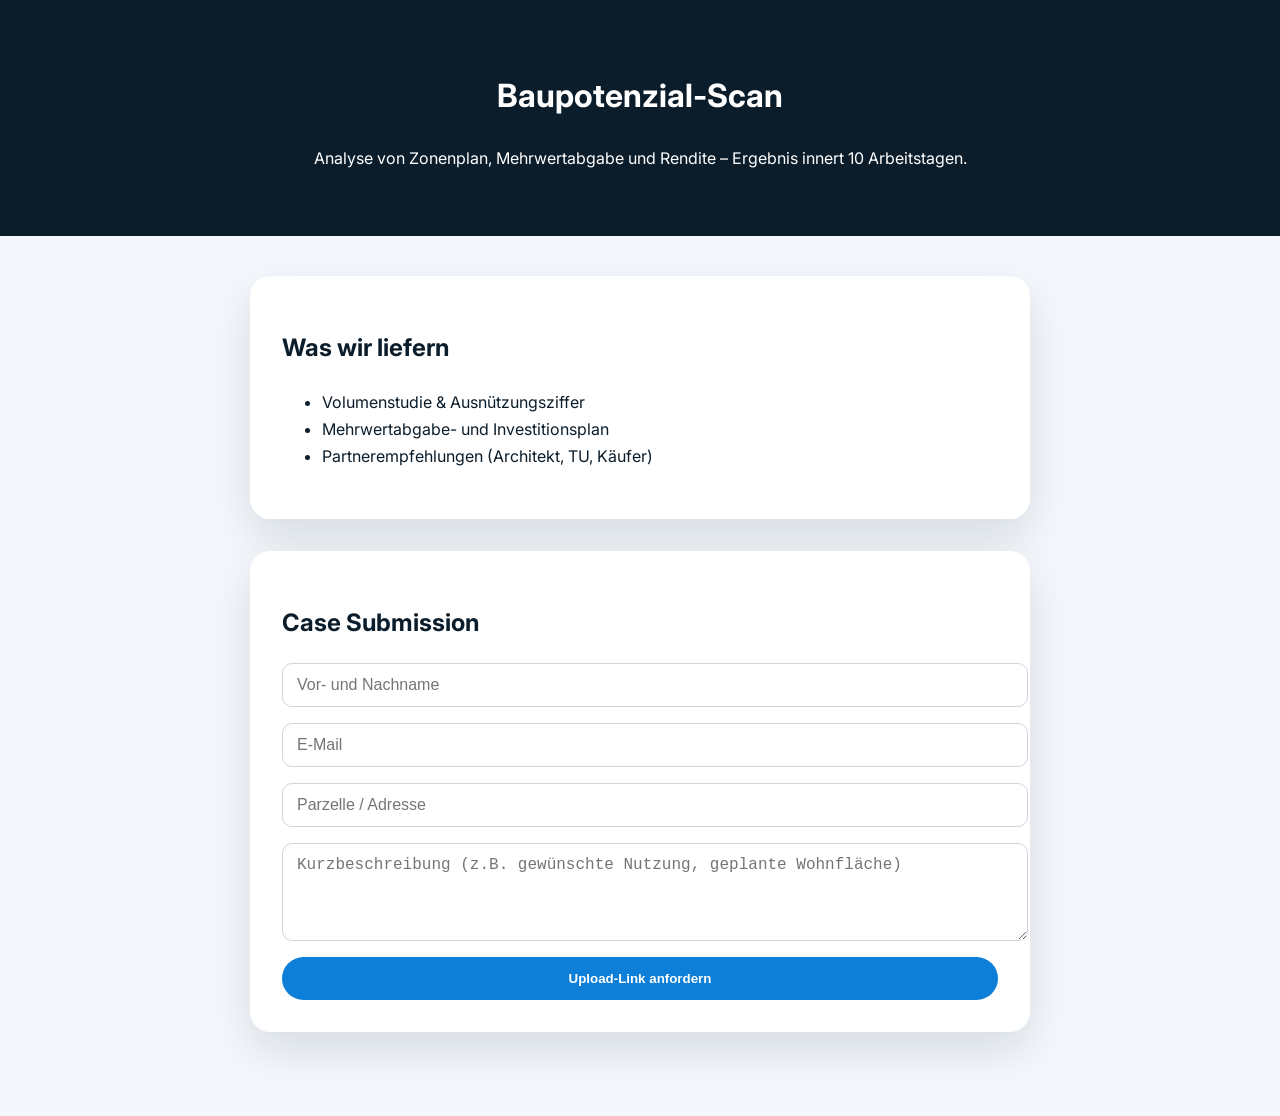
<file: tools/baupotenzial-scan/index.html>
<!DOCTYPE html>
<html lang="de-CH">
<head>
  <meta charset="UTF-8">
  <meta name="viewport" content="width=device-width, initial-scale=1.0">
  <title>Baupotenzial-Scan | Eigentümer-Check</title>
  <meta name="description" content="Lade Parzellenangaben hoch und erhalte innert 10 Tagen ein Verdichtungs-Dossier mit Zonenplan, Mehrwertabgabe und Partnerempfehlungen.">
  <link href="https://fonts.googleapis.com/css2?family=Inter:wght@400;500;600&display=swap" rel="stylesheet">
  <style>
    body{margin:0;font-family:'Inter',sans-serif;background:#F4F7FB;color:#0B1D2B;line-height:1.7;}
    header{background:#0B1D2B;color:white;padding:48px 24px;text-align:center;}
    main{max-width:780px;margin:0 auto;padding:40px 24px 80px;display:grid;gap:32px;}
    section{background:white;border-radius:20px;padding:32px;box-shadow:0 18px 45px rgba(11,29,43,0.12);}
    label{font-weight:600;}
    input, textarea{width:100%;padding:12px 14px;border-radius:10px;border:1px solid #D0D5DD;font-size:1rem;}
    button{border:none;background:#0D7FD8;color:white;padding:14px 18px;border-radius:999px;font-weight:600;cursor:pointer;}
  </style>
</head>
<body>
  <header>
    <h1>Baupotenzial-Scan</h1>
    <p>Analyse von Zonenplan, Mehrwertabgabe und Rendite – Ergebnis innert 10 Arbeitstagen.</p>
  </header>
  <main>
    <section>
      <h2>Was wir liefern</h2>
      <ul>
        <li>Volumenstudie & Ausnützungsziffer</li>
        <li>Mehrwertabgabe- und Investitionsplan</li>
        <li>Partnerempfehlungen (Architekt, TU, Käufer)</li>
      </ul>
    </section>
    <section>
      <h2>Case Submission</h2>
      <form action="mailto:kontakt@eigentumer-check.ch" method="post" enctype="text/plain" style="display:grid;gap:16px;">
        <input type="text" name="name" placeholder="Vor- und Nachname" required>
        <input type="email" name="email" placeholder="E-Mail" required>
        <input type="text" name="parzelle" placeholder="Parzelle / Adresse" required>
        <textarea name="info" rows="4" placeholder="Kurzbeschreibung (z.B. gewünschte Nutzung, geplante Wohnfläche)"></textarea>
        <button type="submit">Upload-Link anfordern</button>
      </form>
    </section>
  </main>
</body>
</html>
</file>
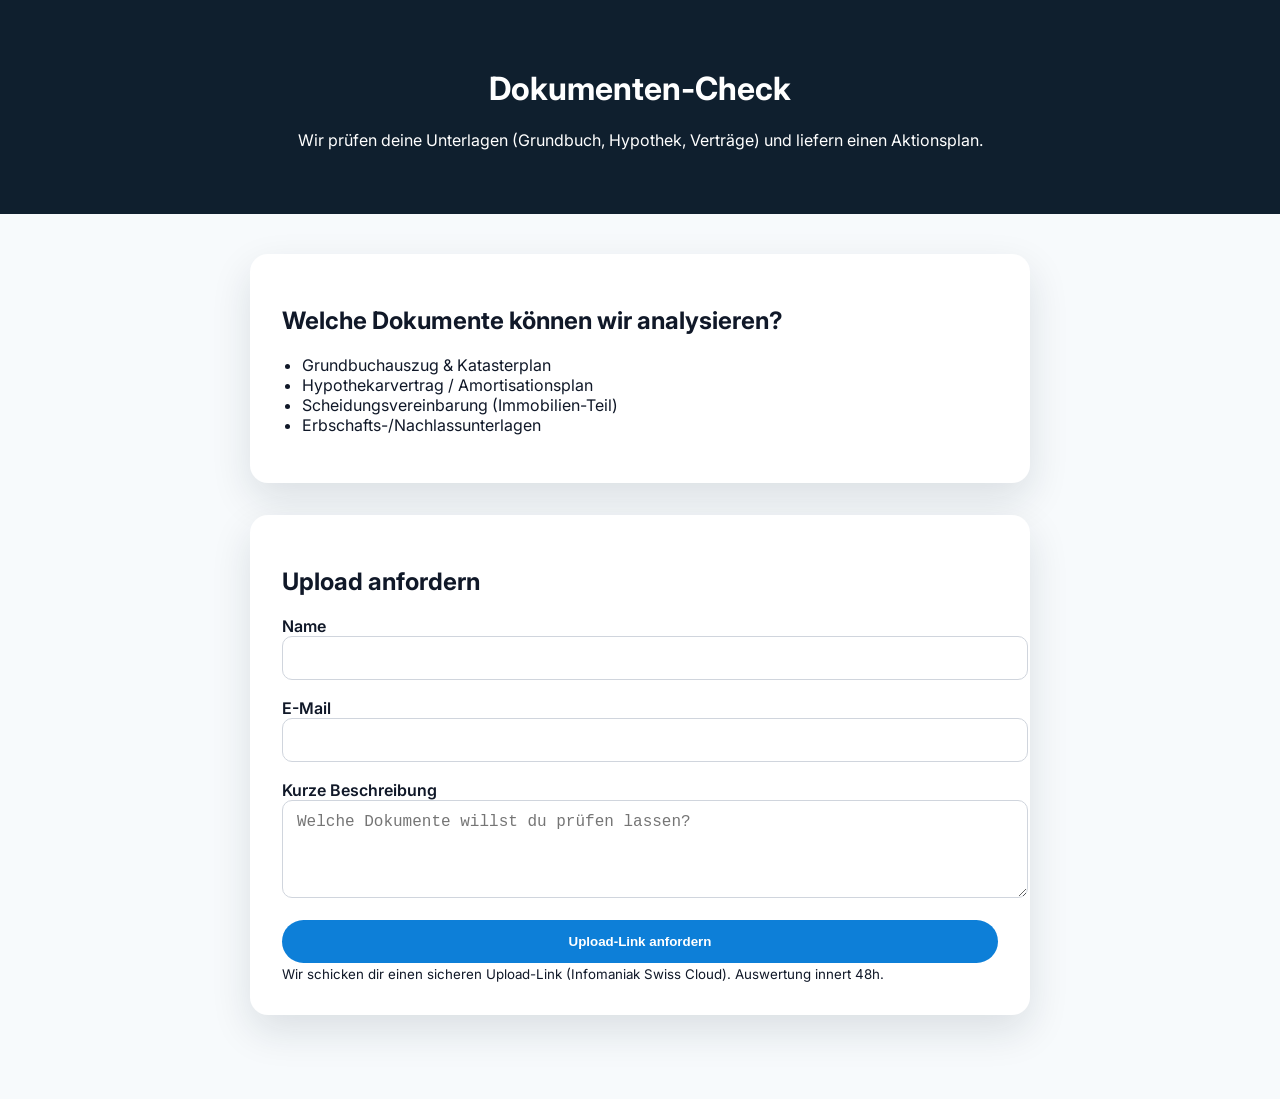
<file: tools/dokumenten-check/index.html>
<!DOCTYPE html>
<html lang="de-CH">
<head>
  <meta charset="UTF-8">
  <meta name="viewport" content="width=device-width, initial-scale=1.0">
  <title>Dokumenten-Check Immobilien | Eigentümer-Check</title>
  <meta name="description" content="Lade Grundbuchauszug, Hypothekarvertrag oder Scheidungsvereinbarung hoch und erhalte eine Analyse innerhalb von 48 Stunden.">
  <link href="https://fonts.googleapis.com/css2?family=Inter:wght@400;500;600&display=swap" rel="stylesheet">
  <style>
    body { margin:0; font-family:'Inter',sans-serif; background:#F7FAFC; color:#101828; }
    header { background:#0F1F2E; color:white; padding:48px 24px; text-align:center; }
    main { max-width:780px; margin:0 auto; padding:40px 24px 80px; display:grid; gap:32px; }
    section { background:white; border-radius:18px; padding:32px; box-shadow:0 16px 40px rgba(15,31,46,0.12); }
    ul { padding-left:20px; }
    label { font-weight:600; }
    input, textarea { width:100%; padding:12px 14px; border-radius:10px; border:1px solid #D0D5DD; font-size:1rem; }
    button { border:none; background:#0D7FD8; color:white; padding:14px 18px; border-radius:999px; font-weight:600; cursor:pointer; }
  </style>
</head>
<body>
  <header>
    <h1>Dokumenten-Check</h1>
    <p>Wir prüfen deine Unterlagen (Grundbuch, Hypothek, Verträge) und liefern einen Aktionsplan.</p>
  </header>
  <main>
    <section>
      <h2>Welche Dokumente können wir analysieren?</h2>
      <ul>
        <li>Grundbuchauszug & Katasterplan</li>
        <li>Hypothekarvertrag / Amortisationsplan</li>
        <li>Scheidungsvereinbarung (Immobilien-Teil)</li>
        <li>Erbschafts-/Nachlassunterlagen</li>
      </ul>
    </section>
    <section>
      <h2>Upload anfordern</h2>
      <form action="mailto:beratung@eigentumer-check.ch" method="post" enctype="text/plain" style="display:grid; gap:18px;">
        <div>
          <label for="name">Name</label>
          <input type="text" id="name" name="name" required>
        </div>
        <div>
          <label for="email">E-Mail</label>
          <input type="email" id="email" name="email" required>
        </div>
        <div>
          <label for="info">Kurze Beschreibung</label>
          <textarea id="info" name="info" rows="4" placeholder="Welche Dokumente willst du prüfen lassen?" required></textarea>
        </div>
        <button type="submit">Upload-Link anfordern</button>
      </form>
      <small>Wir schicken dir einen sicheren Upload-Link (Infomaniak Swiss Cloud). Auswertung innert 48h.</small>
    </section>
  </main>
</body>
</html>
</file>
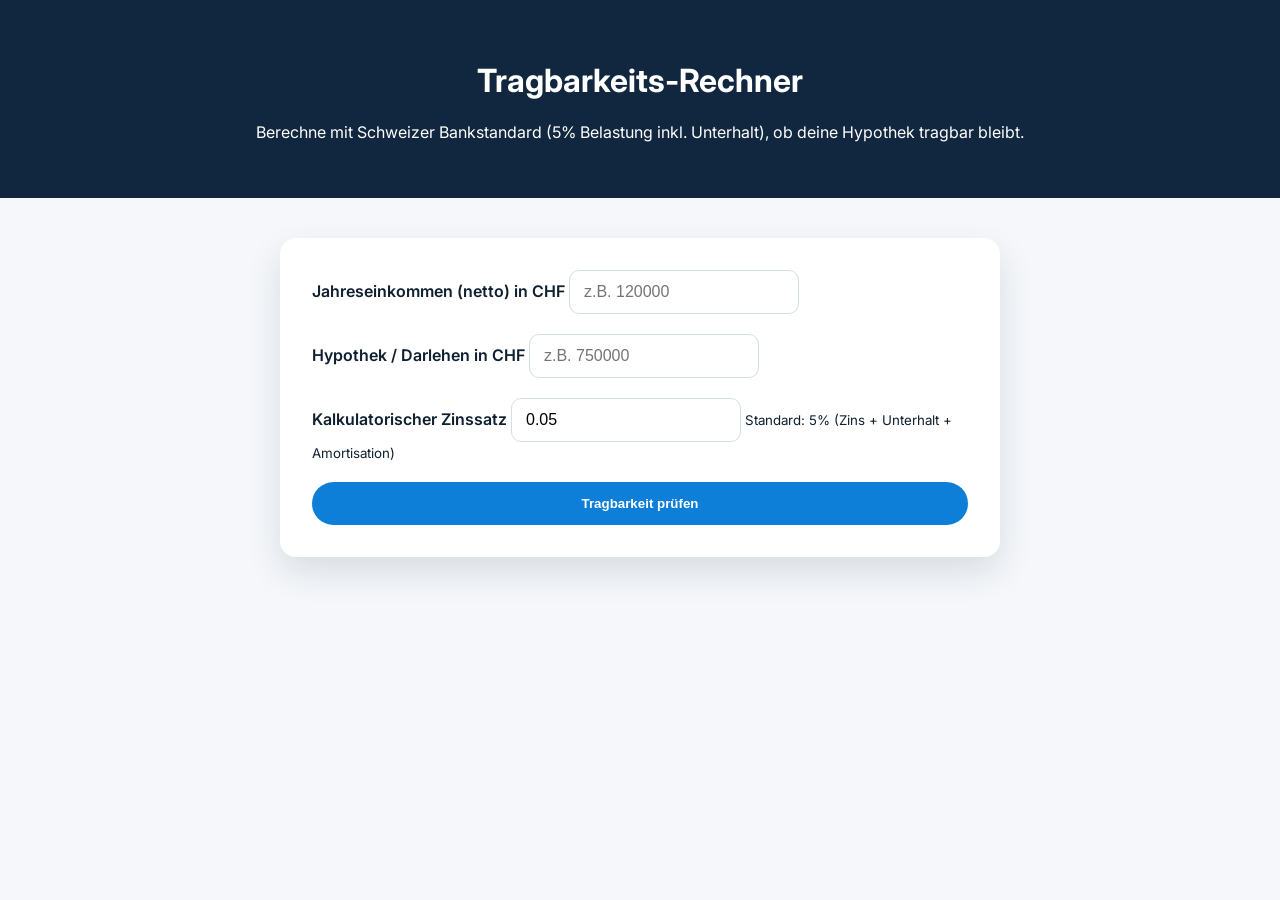
<file: tools/tragbarkeit-rechner/index.html>
<!DOCTYPE html>
<html lang="de-CH">
<head>
  <meta charset="UTF-8">
  <meta name="viewport" content="width=device-width, initial-scale=1.0">
  <title>Tragbarkeits-Rechner Schweiz | Eigentümer-Check</title>
  <meta name="description" content="Berechne in Minuten, ob deine Hypothek nach Schweizer Bankenstandard tragbar ist.">
  <link href="https://fonts.googleapis.com/css2?family=Inter:wght@400;500;600&display=swap" rel="stylesheet">
  <style>
    body { font-family:'Inter',sans-serif; margin:0; background:#F5F7FA; color:#0F1F2E; }
    header { background:#10273F; color:white; padding:40px 24px; text-align:center; }
    main { max-width:720px; margin:0 auto; padding:40px 24px 80px; }
    form { background:white; border-radius:16px; padding:32px; box-shadow:0 15px 35px rgba(16,39,63,0.12); display:grid; gap:20px; }
    label { font-weight:600; }
    input { padding:12px 14px; border-radius:10px; border:1px solid #D5DDE5; font-size:1rem; }
    button { border:none; background:#0D7FD8; color:white; padding:14px 18px; border-radius:999px; font-weight:600; cursor:pointer; }
    .result { margin-top:32px; background:white; border-radius:16px; padding:24px; box-shadow:0 12px 30px rgba(16,39,63,0.1); }
    .ok { color:#0E8A4F; }
    .warn { color:#C13515; }
  </style>
</head>
<body>
  <header>
    <h1>Tragbarkeits-Rechner</h1>
    <p>Berechne mit Schweizer Bankstandard (5% Belastung inkl. Unterhalt), ob deine Hypothek tragbar bleibt.</p>
  </header>
  <main>
    <form id="calc-form">
      <div>
        <label for="income">Jahreseinkommen (netto) in CHF</label>
        <input type="number" id="income" required placeholder="z.B. 120000">
      </div>
      <div>
        <label for="mortgage">Hypothek / Darlehen in CHF</label>
        <input type="number" id="mortgage" required placeholder="z.B. 750000">
      </div>
      <div>
        <label for="rate">Kalkulatorischer Zinssatz</label>
        <input type="number" id="rate" value="0.05" step="0.01">
        <small>Standard: 5% (Zins + Unterhalt + Amortisation)</small>
      </div>
      <button type="submit">Tragbarkeit prüfen</button>
    </form>
    <div class="result" id="result" hidden></div>
  </main>
  <script>
    const form = document.getElementById('calc-form');
    const output = document.getElementById('result');
    form.addEventListener('submit', (e) => {
      e.preventDefault();
      const income = Number(document.getElementById('income').value);
      const mortgage = Number(document.getElementById('mortgage').value);
      const rate = Number(document.getElementById('rate').value || 0.05);
      const annualCost = mortgage * rate;
      const ratio = annualCost / income;
      const limit = 0.33;
      let html = `<p>Jährliche Belastung: <strong>${annualCost.toLocaleString('de-CH')} CHF</strong></p>`;
      html += `<p>Belastungsquote: <strong>${(ratio*100).toFixed(1)}%</strong> (Grenze ${limit*100}%).</p>`;
      if (ratio <= limit) {
        html += '<p class="ok">Tragbarkeit erfüllt – Banken sollten die Hypothek bewilligen.</p>';
      } else {
        html += '<p class="warn">Tragbarkeit überschritten – senke die Hypothek oder erhöhe das Einkommen.</p>';
      }
      html += '<p>Tipp: Wir erstellen dir auf Anfrage eine detaillierte Budget- & Liquiditätsplanung.</p>';
      output.innerHTML = html;
      output.hidden = false;
    });
  </script>
</body>
</html>
</file>
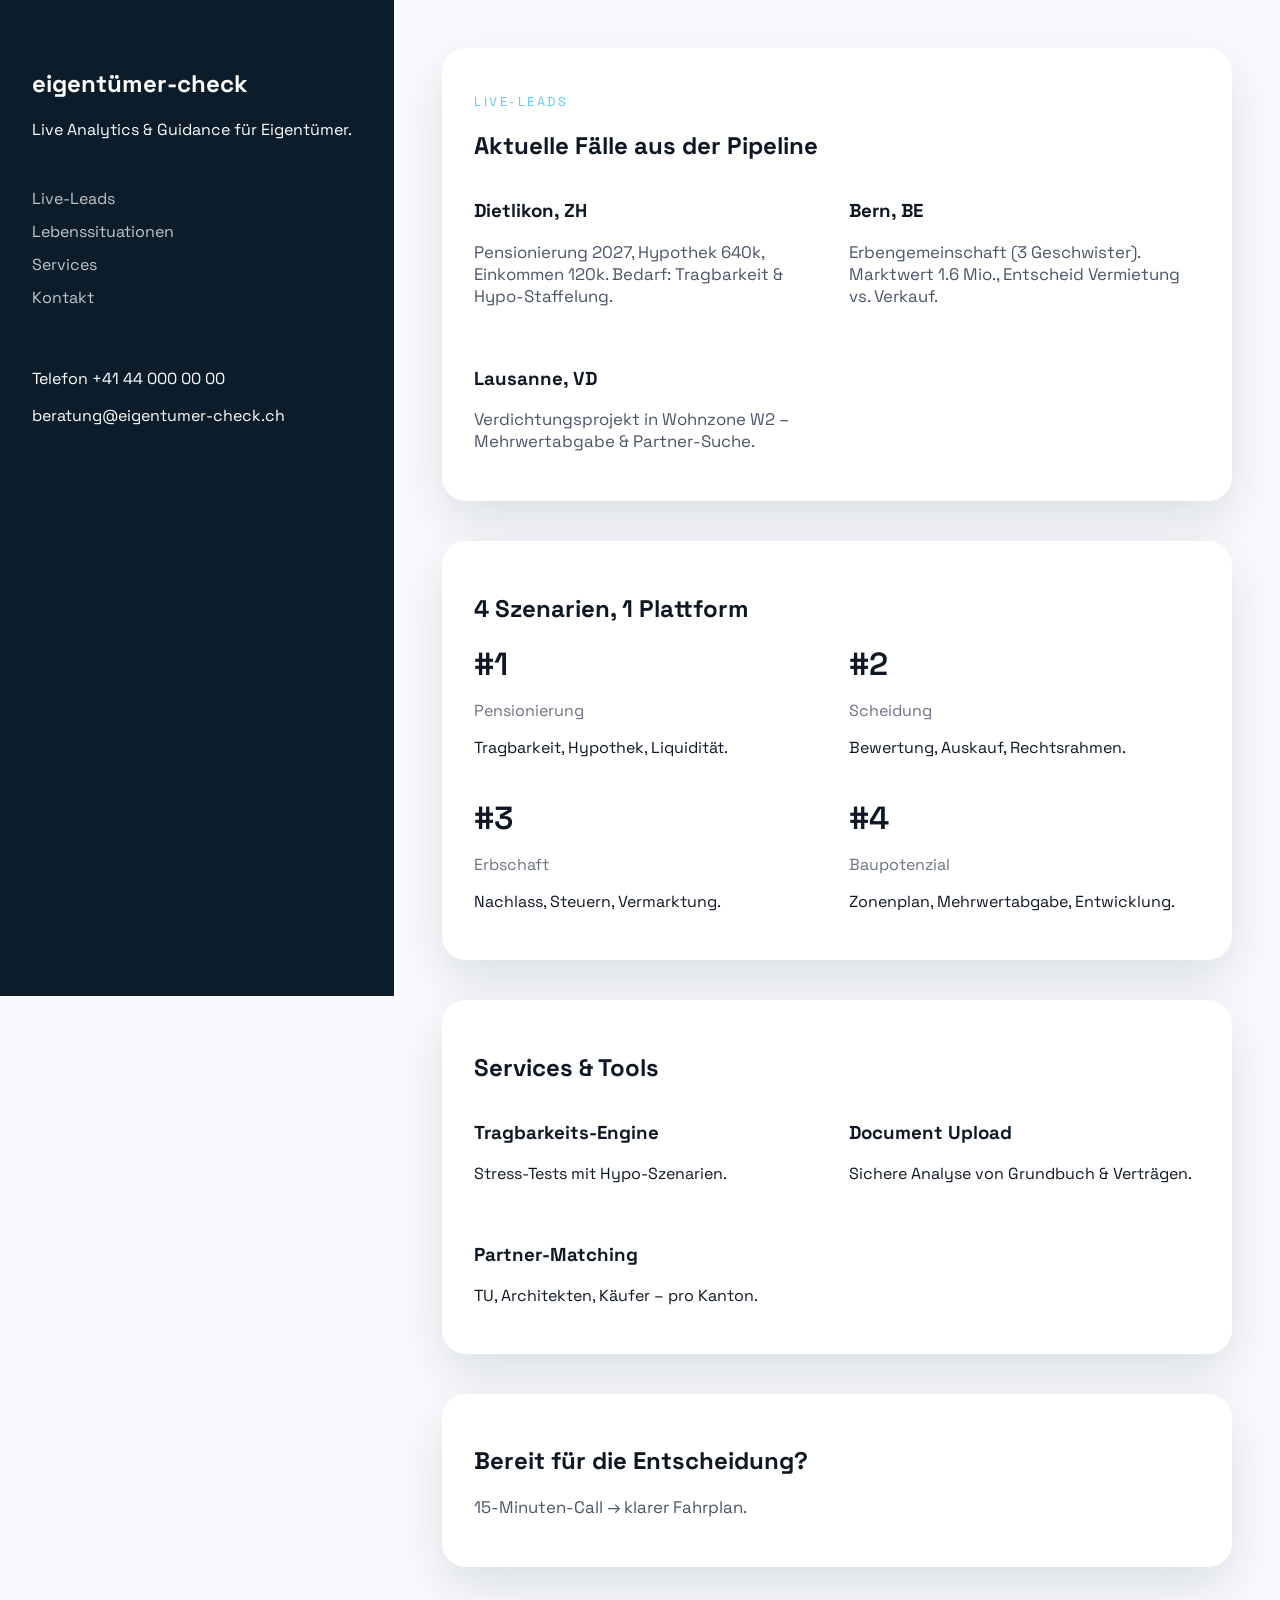
<file: design/index-variant-b.html>
<!DOCTYPE html>
<html lang="de-CH">
<head>
  <meta charset="UTF-8">
  <meta name="viewport" content="width=device-width, initial-scale=1.0">
  <title>Eigentümer-Check – Variante B (Split Layout)</title>
  <link href="https://fonts.googleapis.com/css2?family=Space+Grotesk:wght@400;500;600&display=swap" rel="stylesheet">
  <style>
    body { margin:0; font-family:'Space Grotesk',sans-serif; background:#F9FAFD; color:#0E1724; }
    .frame { display:flex; min-height:100vh; }
    aside { width:330px; background:#0B1D2A; color:white; padding:48px 32px; position:sticky; top:0; height:100vh; display:flex; flex-direction:column; gap:32px; }
    aside nav a { display:block; color:rgba(255,255,255,0.75); text-decoration:none; margin-bottom:12px; }
    main { flex:1; padding:48px; display:flex; flex-direction:column; gap:40px; }
    section { background:white; border-radius:24px; padding:32px; box-shadow:0 20px 50px rgba(11,29,42,0.12); }
    .grid { display:grid; gap:24px; grid-template-columns:repeat(auto-fit,minmax(240px,1fr)); }
    .badge { text-transform:uppercase; letter-spacing:0.2em; font-size:0.8rem; color:#5CC8FF; }
    .lead { font-size:1.05rem; color:#4A5568; }
    .stat { font-size:2rem; font-weight:600; }
    .stat-label { color:#6B7280; }
  </style>
</head>
<body>
  <div class="frame">
    <aside>
      <div>
        <h1>eigentümer-check</h1>
        <p>Live Analytics & Guidance für Eigentümer.</p>
      </div>
      <nav>
        <a href="#leads">Live-Leads</a>
        <a href="#cases">Lebenssituationen</a>
        <a href="#services">Services</a>
        <a href="#cta">Kontakt</a>
      </nav>
      <div>
        <p>Telefon +41 44 000 00 00</p>
        <p>beratung@eigentumer-check.ch</p>
      </div>
    </aside>
    <main>
      <section id="leads">
        <p class="badge">Live-Leads</p>
        <h2>Aktuelle Fälle aus der Pipeline</h2>
        <div class="grid">
          <article>
            <h3>Dietlikon, ZH</h3>
            <p class="lead">Pensionierung 2027, Hypothek 640k, Einkommen 120k. Bedarf: Tragbarkeit & Hypo-Staffelung.</p>
          </article>
          <article>
            <h3>Bern, BE</h3>
            <p class="lead">Erbengemeinschaft (3 Geschwister). Marktwert 1.6 Mio., Entscheid Vermietung vs. Verkauf.</p>
          </article>
          <article>
            <h3>Lausanne, VD</h3>
            <p class="lead">Verdichtungsprojekt in Wohnzone W2 – Mehrwertabgabe & Partner-Suche.</p>
          </article>
        </div>
      </section>
      <section id="cases">
        <h2>4 Szenarien, 1 Plattform</h2>
        <div class="grid">
          <div>
            <div class="stat">#1</div>
            <p class="stat-label">Pensionierung</p>
            <p>Tragbarkeit, Hypothek, Liquidität.</p>
          </div>
          <div>
            <div class="stat">#2</div>
            <p class="stat-label">Scheidung</p>
            <p>Bewertung, Auskauf, Rechtsrahmen.</p>
          </div>
          <div>
            <div class="stat">#3</div>
            <p class="stat-label">Erbschaft</p>
            <p>Nachlass, Steuern, Vermarktung.</p>
          </div>
          <div>
            <div class="stat">#4</div>
            <p class="stat-label">Baupotenzial</p>
            <p>Zonenplan, Mehrwertabgabe, Entwicklung.</p>
          </div>
        </div>
      </section>
      <section id="services">
        <h2>Services & Tools</h2>
        <div class="grid">
          <div>
            <h3>Tragbarkeits-Engine</h3>
            <p>Stress-Tests mit Hypo-Szenarien.</p>
          </div>
          <div>
            <h3>Document Upload</h3>
            <p>Sichere Analyse von Grundbuch & Verträgen.</p>
          </div>
          <div>
            <h3>Partner-Matching</h3>
            <p>TU, Architekten, Käufer – pro Kanton.</p>
          </div>
        </div>
      </section>
      <section id="cta">
        <h2>Bereit für die Entscheidung?</h2>
        <p class="lead">15-Minuten-Call → klarer Fahrplan.</p>
      </section>
    </main>
  </div>
</body>
</html>
</file>
<file: styles/theme.css>
:root{
  font-family:'Inter',sans-serif;
  font-size:16px;
  --unit:8px;
  --space-xs:var(--unit);
  --space-s:calc(var(--unit)*2);
  --space-m:calc(var(--unit)*3);
  --space-l:calc(var(--unit)*4);
  --space-xl:calc(var(--unit)*6);
  --space-xxl:calc(var(--unit)*8);
  --deep-onyx:#07090d;
  --onyx-soft:#11141c;
  --frost:#f5f7f9;
  --mist:#d0d5df;
  --graphite:#1c1f27;
  --slate:#2f323d;
  --text-muted:#5f6473;
  --champagne:#d9c79e;
  --champagne-soft:rgba(217,199,158,0.22);
  --border-light:rgba(7,9,13,0.1);
}
*{box-sizing:border-box;margin:0;padding:0;}
body{color:#07090d !important;background-color:#f5f7f9 !important;line-height:1.6;font-feature-settings:'tnum' on;}
img{max-width:100%;display:block;}
a{text-decoration:none;color:inherit;}

/* Layout */
.announcement{text-align:center;padding:var(--space-xs);border-bottom:1px solid rgba(255,255,255,0.08);letter-spacing:0.25em;font-size:0.75rem;color:rgba(245,247,249,0.8);}
header{padding:var(--space-xl) 0 var(--space-l);color:var(--frost);background:radial-gradient(circle at 18% 20%,rgba(217,199,158,0.12),transparent 55%),linear-gradient(135deg,var(--onyx-soft),var(--deep-onyx));border-bottom:1px solid rgba(255,255,255,0.04);}
.container{width:min(1200px,100% - 2*var(--space-l));margin:0 auto;}
nav{display:flex;flex-wrap:wrap;align-items:center;justify-content:space-between;gap:var(--space-s);padding-bottom:var(--space-m);border-bottom:1px solid rgba(255,255,255,0.08);}
.logo{font-family:'Space Grotesk',sans-serif;letter-spacing:0.3em;font-size:0.8rem;text-transform:uppercase;}
nav ul{list-style:none;display:flex;flex-wrap:wrap;gap:var(--space-s);font-size:0.9rem;color:rgba(245,247,249,0.75);}

main{background:var(--frost);color:var(--graphite);border-radius:32px 32px 0 0;margin-top:calc(-1 * var(--space-l));}
.section{padding-block:var(--space-xxl);}
.section + .section{border-top:1px solid var(--border-light);}

.layout-grid{display:grid;grid-template-columns:repeat(12,minmax(0,1fr));column-gap:var(--space-m);row-gap:var(--space-m);}
.span-12{grid-column:span 12;}
.span-8{grid-column:span 8;}
.span-6{grid-column:span 6;}
.span-4{grid-column:span 4;}
.span-5{grid-column:span 5;}
.span-7{grid-column:span 7;}
@media(max-width:960px){.span-8,.span-7,.span-6,.span-5,.span-4{grid-column:span 12;}}

/* Typography */
h1{font-size:clamp(2.5rem,4vw,3.8rem);line-height:1.1;color:var(--deep-onyx);}
h2.section-title{font-size:2.2rem;margin-bottom:var(--space-s);color:var(--graphite);}
p.section-subtitle{color:var(--text-muted);margin-bottom:var(--space-xl);max-width:640px;}
.eyebrow{letter-spacing:0.35em;text-transform:uppercase;font-size:0.75rem;color:rgba(245,247,249,0.6);margin-bottom:var(--space-s);}
.hero-note{font-size:0.95rem;color:rgba(245,247,249,0.75);}
ul{color:var(--graphite);margin-left:var(--space-s);} 
ul li{margin-bottom:var(--space-xs);}

/* Buttons */
.btn{display:inline-flex;align-items:center;justify-content:center;padding:var(--space-s) var(--space-l);border-radius:999px;border:1px solid transparent;font-weight:600;transition:transform .2s ease;color:inherit;}
.btn-primary{background:var(--champagne);color:var(--graphite);border-color:var(--champagne);}
.btn-secondary{border-color:rgba(255,255,255,0.35);color:var(--frost);}
.btn:hover{transform:translateY(-2px);}

/* Hero */
.hero-copy h1{color:var(--deep-onyx);}
.hero-copy p{color:var(--text-muted);}
.hero-panel{background:rgba(255,255,255,0.02);border:1px solid rgba(255,255,255,0.12);border-radius:var(--space-m);padding:var(--space-l);display:grid;gap:var(--space-s);}
.metric{display:flex;justify-content:space-between;align-items:center;font-size:0.95rem;color:rgba(245,247,249,0.8);}
.metric strong{font-family:'Space Grotesk',sans-serif;font-size:2rem;color:var(--champagne);}
blockquote{margin-top:var(--space-l);padding-left:var(--space-s);border-left:2px solid var(--champagne-soft);color:rgba(245,247,249,0.7);font-style:italic;}

/* Cards */
.card{background:#fff;border:1px solid var(--border-light);border-radius:var(--space-m);padding:var(--space-l);box-shadow:0 12px 35px rgba(7,9,13,0.08);}
.tag{display:inline-flex;padding:var(--space-xs) var(--space-s);border-radius:999px;background:rgba(7,9,13,0.06);letter-spacing:0.2em;font-size:0.7rem;color:var(--slate);margin-bottom:var(--space-s);}

.kpi-matrix{display:grid;grid-template-columns:repeat(auto-fit,minmax(220px,1fr));gap:var(--space-m);}
.kpi{background:#fff;border-radius:var(--space-s);padding:var(--space-l);border:1px solid var(--border-light);}
.kpi strong{display:block;font-size:2rem;margin-bottom:var(--space-xs);color:var(--graphite);}

.intent-list{display:grid;grid-template-columns:repeat(auto-fit,minmax(260px,1fr));gap:var(--space-s);}
.intent-pill{background:#fff;border:1px solid var(--border-light);border-radius:var(--space-s);padding:var(--space-s) var(--space-m);display:flex;justify-content:space-between;align-items:center;color:var(--graphite);}

/* Instruments */
.instrument{background:var(--deep-onyx);color:var(--frost);border:1px solid var(--champagne-soft);border-radius:var(--space-m);padding:var(--space-l);box-shadow:0 30px 60px rgba(7,9,13,0.35);display:flex;flex-direction:column;gap:var(--space-s);}
.instrument h3{color:var(--frost);}
.instrument label{font-size:0.75rem;letter-spacing:0.2em;text-transform:uppercase;color:rgba(245,247,249,0.7);}
.instrument input,.instrument select{border:1px solid rgba(245,247,249,0.3);border-radius:var(--space-xs);padding:var(--space-s);background:rgba(255,255,255,0.02);color:var(--frost);font-size:1rem;}
.instrument input:focus,.instrument select:focus{border-color:var(--champagne);box-shadow:0 0 0 1px var(--champagne-soft);outline:none;}
.instrument .result{border:1px dashed rgba(245,247,249,0.4);border-radius:var(--space-xs);padding:var(--space-s);font-family:'Space Grotesk',sans-serif;color:var(--champagne);opacity:0;transform:translateY(4px);transition:opacity .25s,transform .25s;}
.instrument .result.show{opacity:1;transform:translateY(0);}

/* Lead + Forms */
.lead-card{background:var(--graphite);color:var(--frost);border-radius:var(--space-m);padding:var(--space-l);border:1px solid rgba(255,255,255,0.1);}
form{display:grid;gap:var(--space-s);}
input,select,textarea{border:1px solid var(--border-light);border-radius:var(--space-xs);padding:var(--space-s);font-size:1rem;font-family:'Inter',sans-serif;color:var(--graphite);background:#fff;}
textarea{min-height:150px;resize:vertical;}
input:focus,select:focus,textarea:focus{border-color:var(--graphite);outline:none;}
.lead-message,.form-message{margin-top:var(--space-s);font-size:0.9rem;color:var(--text-muted);}
.lead-card .btn{align-self:flex-start;}

.cta-form{background:#fff;border:1px solid var(--border-light);border-radius:var(--space-m);padding:var(--space-l);box-shadow:0 25px 65px rgba(7,9,13,0.12);} 
.stepper{display:flex;gap:var(--space-xs);margin-bottom:var(--space-s);}
.step{flex:1;height:4px;border-radius:999px;background:var(--border-light);} 
.step.active{background:var(--graphite);}

/* Footer */
footer{background:var(--deep-onyx);color:rgba(245,247,249,0.8);padding-block:var(--space-xl);border-top:1px solid rgba(255,255,255,0.05);} 
footer .container{display:flex;flex-wrap:wrap;gap:var(--space-m);justify-content:space-between;}
footer a{color:rgba(245,247,249,0.8);}

/* Utilities */
.hero-cta{display:flex;flex-wrap:wrap;gap:var(--space-s);margin-top:var(--space-m);} 
ul.clean{margin-left:0;list-style:none;}
.text-onyx{color:#07090d !important;}

@media(max-width:720px){
  .container{width:calc(100% - 2*var(--space-m));}
  .btn{width:100%;justify-content:center;}
}

.expert-card{background:#fff;border:1px solid var(--border-light);border-radius:var(--space-m);padding:var(--space-l);box-shadow:0 25px 65px rgba(7,9,13,0.08);display:grid;grid-template-columns:repeat(12,minmax(0,1fr));gap:var(--space-m);align-items:center;}
.portrait-placeholder{background:linear-gradient(135deg,rgba(7,9,13,0.05),rgba(7,9,13,0.1));border-radius:var(--space-m);width:100%;aspect-ratio:3/4;display:flex;align-items:flex-end;justify-content:center;font-size:0.85rem;color:var(--text-muted);border:1px dashed var(--border-light);} 
.portrait-placeholder span{padding:var(--space-xs);} 

.flow-progress{height:6px;border-radius:999px;background:rgba(245,247,249,0.15);overflow:hidden;}
.flow-progress-bar{height:100%;width:33%;background:var(--champagne);transition:width .3s ease;}
.flow-status{font-size:0.8rem;letter-spacing:0.15em;text-transform:uppercase;color:rgba(245,247,249,0.7);margin-bottom:var(--space-s);}
.flow-step{display:none;}
.flow-step.active{display:flex;flex-direction:column;gap:var(--space-s);}
.flow-buttons{display:flex;gap:var(--space-s);flex-wrap:wrap;}
.flow-result{min-height:var(--space-l);}
.flow-message{font-size:0.9rem;color:rgba(245,247,249,0.8);}
ul.clean{list-style:none;margin-left:0;padding-left:0;color:var(--graphite);} 
ul.clean li{margin-bottom:var(--space-xs);} 

header h1, header h2, header p, header a, header span, header li{color:var(--frost);}
</file>
<file: styles/print-dossier.css>
/* Print styles for Dossier exports */
@media print {
  body {
    font-family: 'Inter', 'Times New Roman', serif;
    color: #111218;
    margin: 20mm;
  }
  header, footer, nav, .no-print { display: none !important; }
  .dossier-cover {
    text-align: center;
    border-bottom: 1px solid #d9c79e;
    margin-bottom: 20mm;
    padding-bottom: 10mm;
  }
  .dossier-cover h1 {
    font-size: 26pt;
    letter-spacing: 2pt;
  }
  .dossier-section {
    page-break-inside: avoid;
    margin-bottom: 15mm;
  }
  .dossier-section h2 {
    font-size: 16pt;
    border-bottom: 1px solid #d9c79e;
    margin-bottom: 6mm;
  }
  table {
    width: 100%;
    border-collapse: collapse;
    margin-bottom: 10mm;
  }
  table th, table td {
    border: 1px solid #cfd3db;
    padding: 4mm;
    font-size: 10pt;
  }
}
</file>
